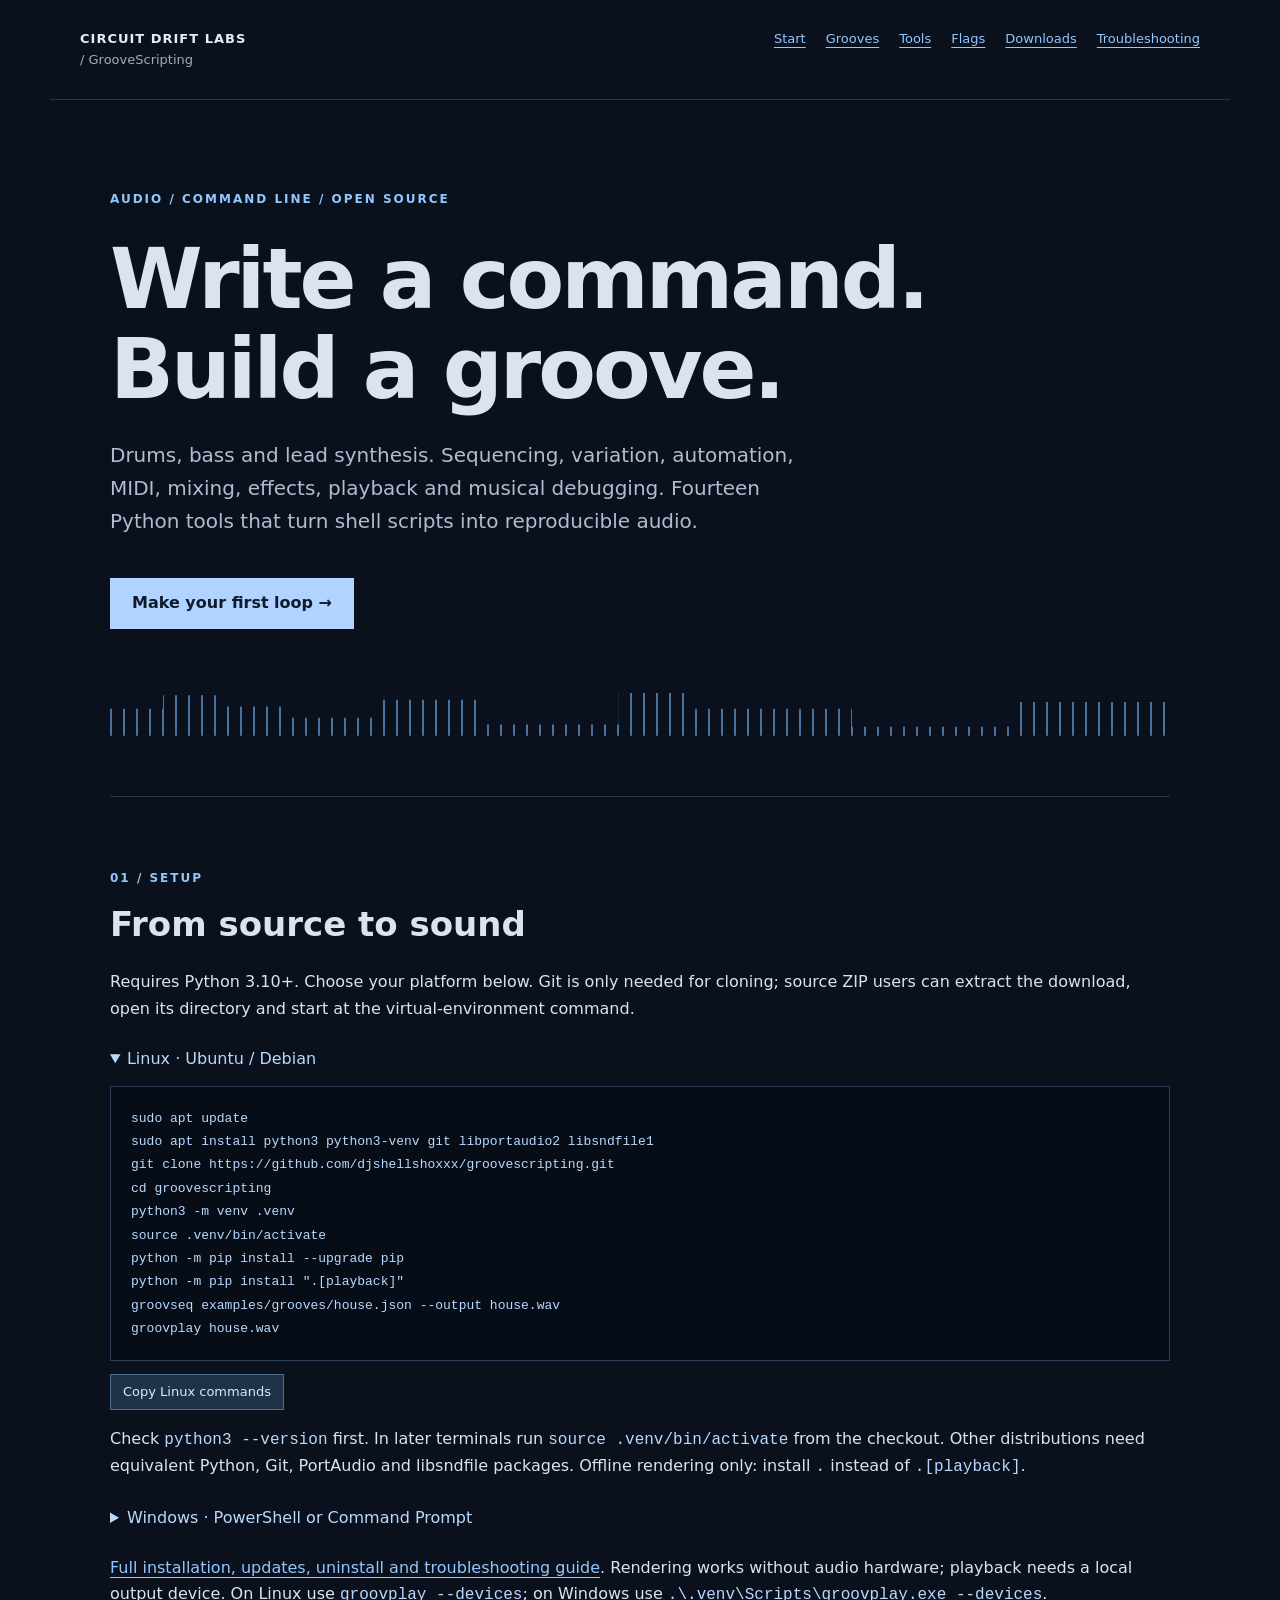
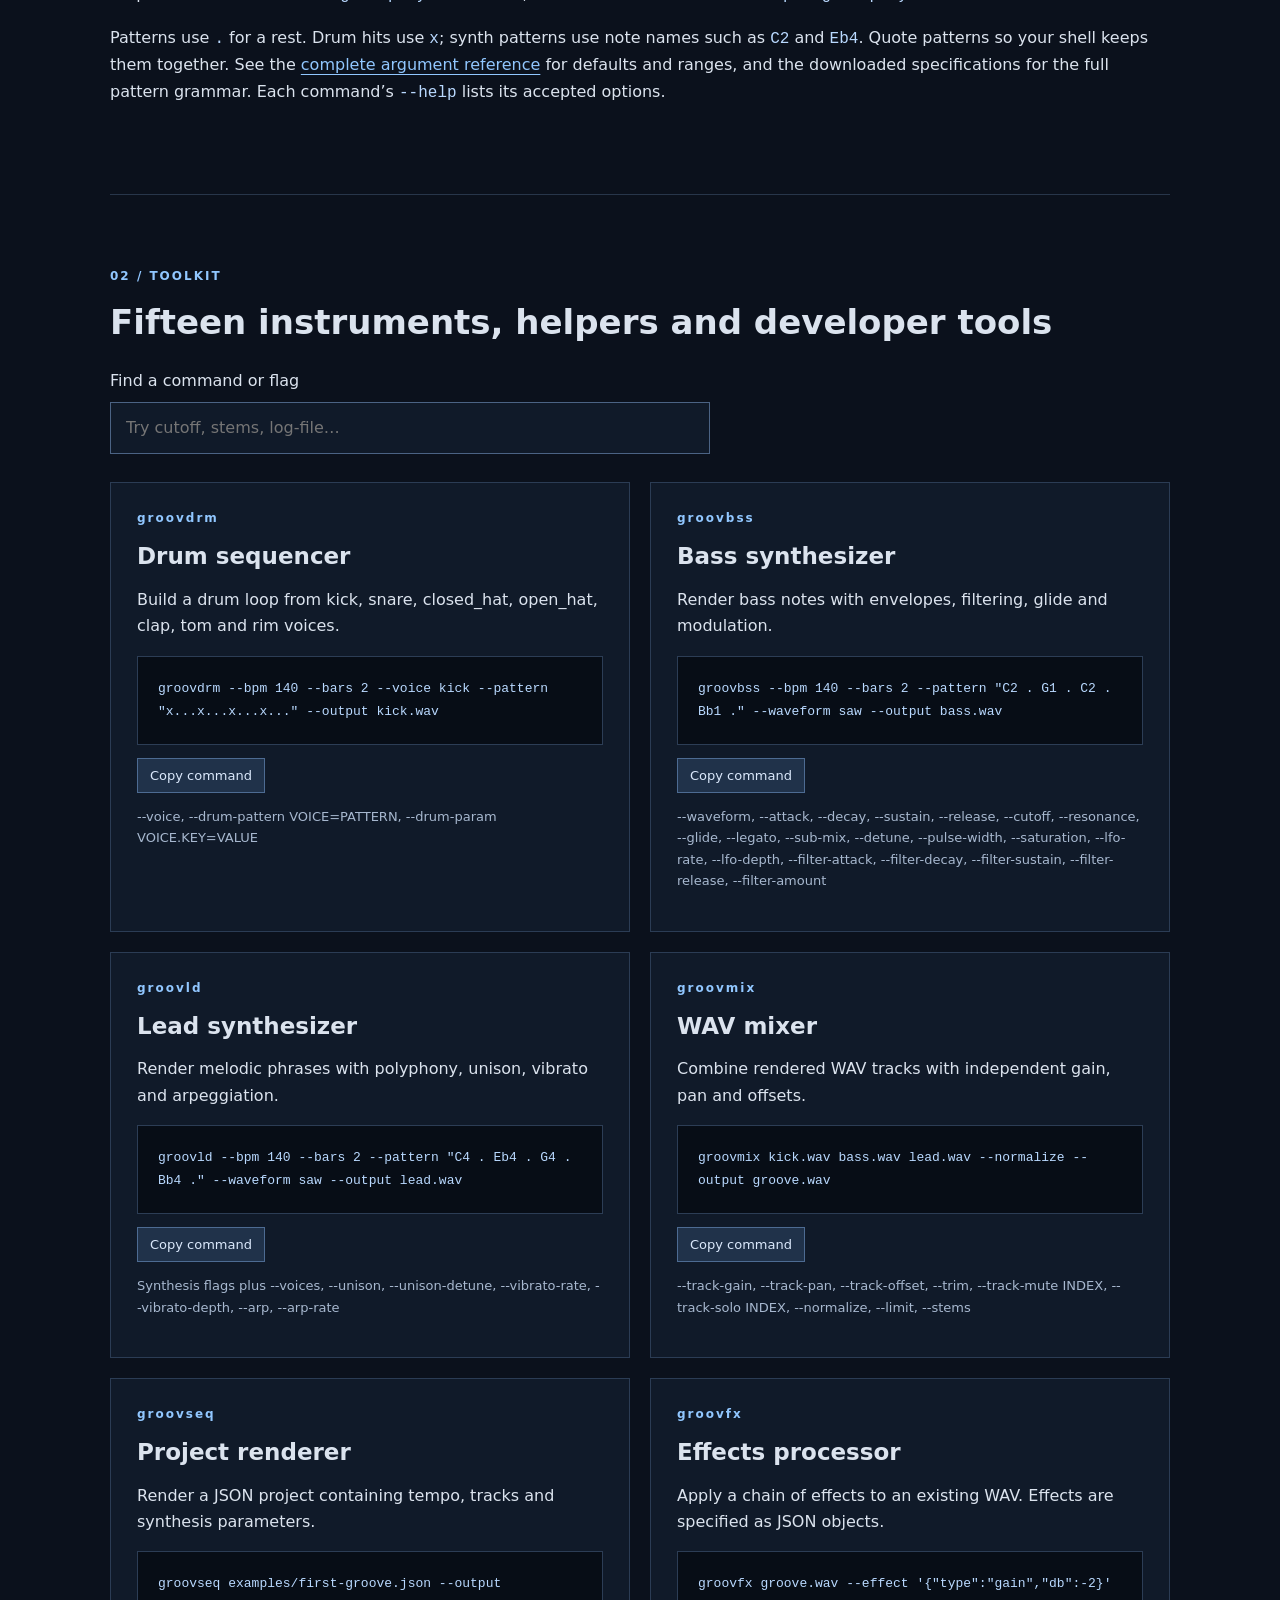
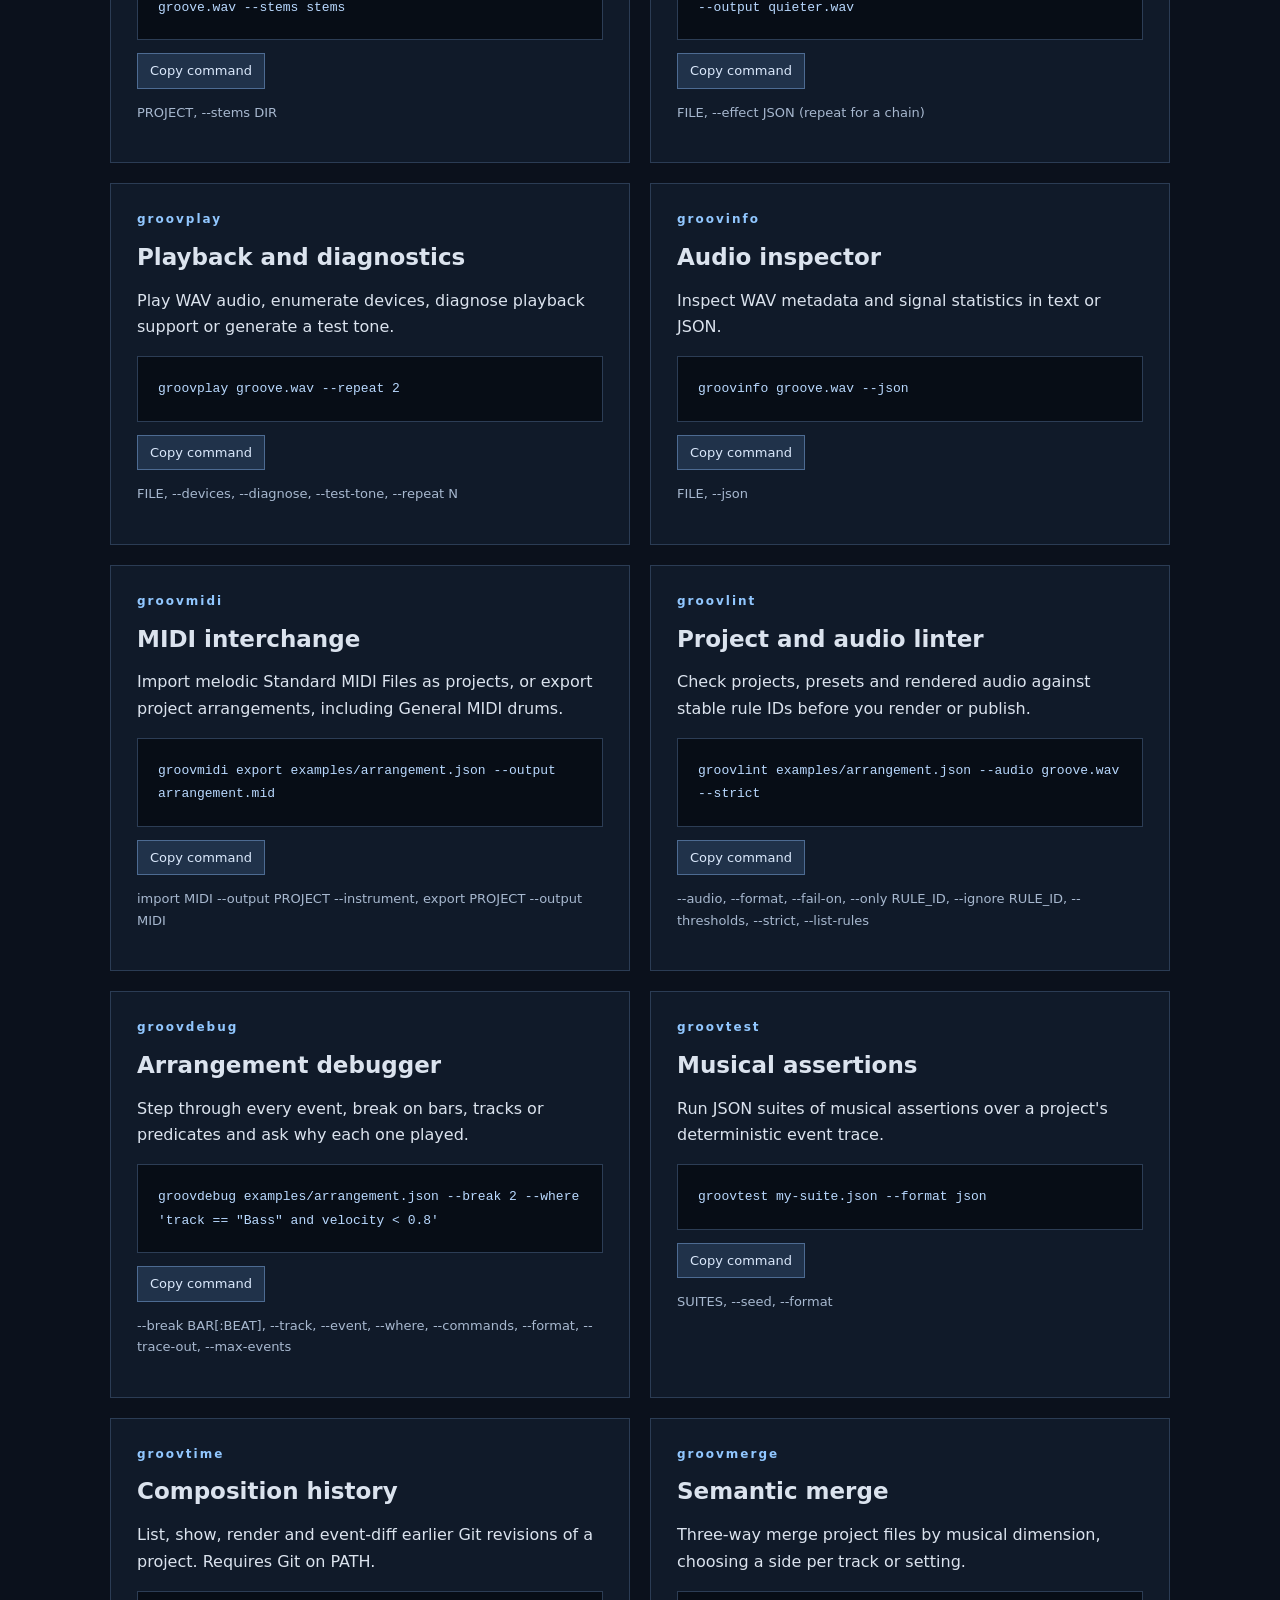
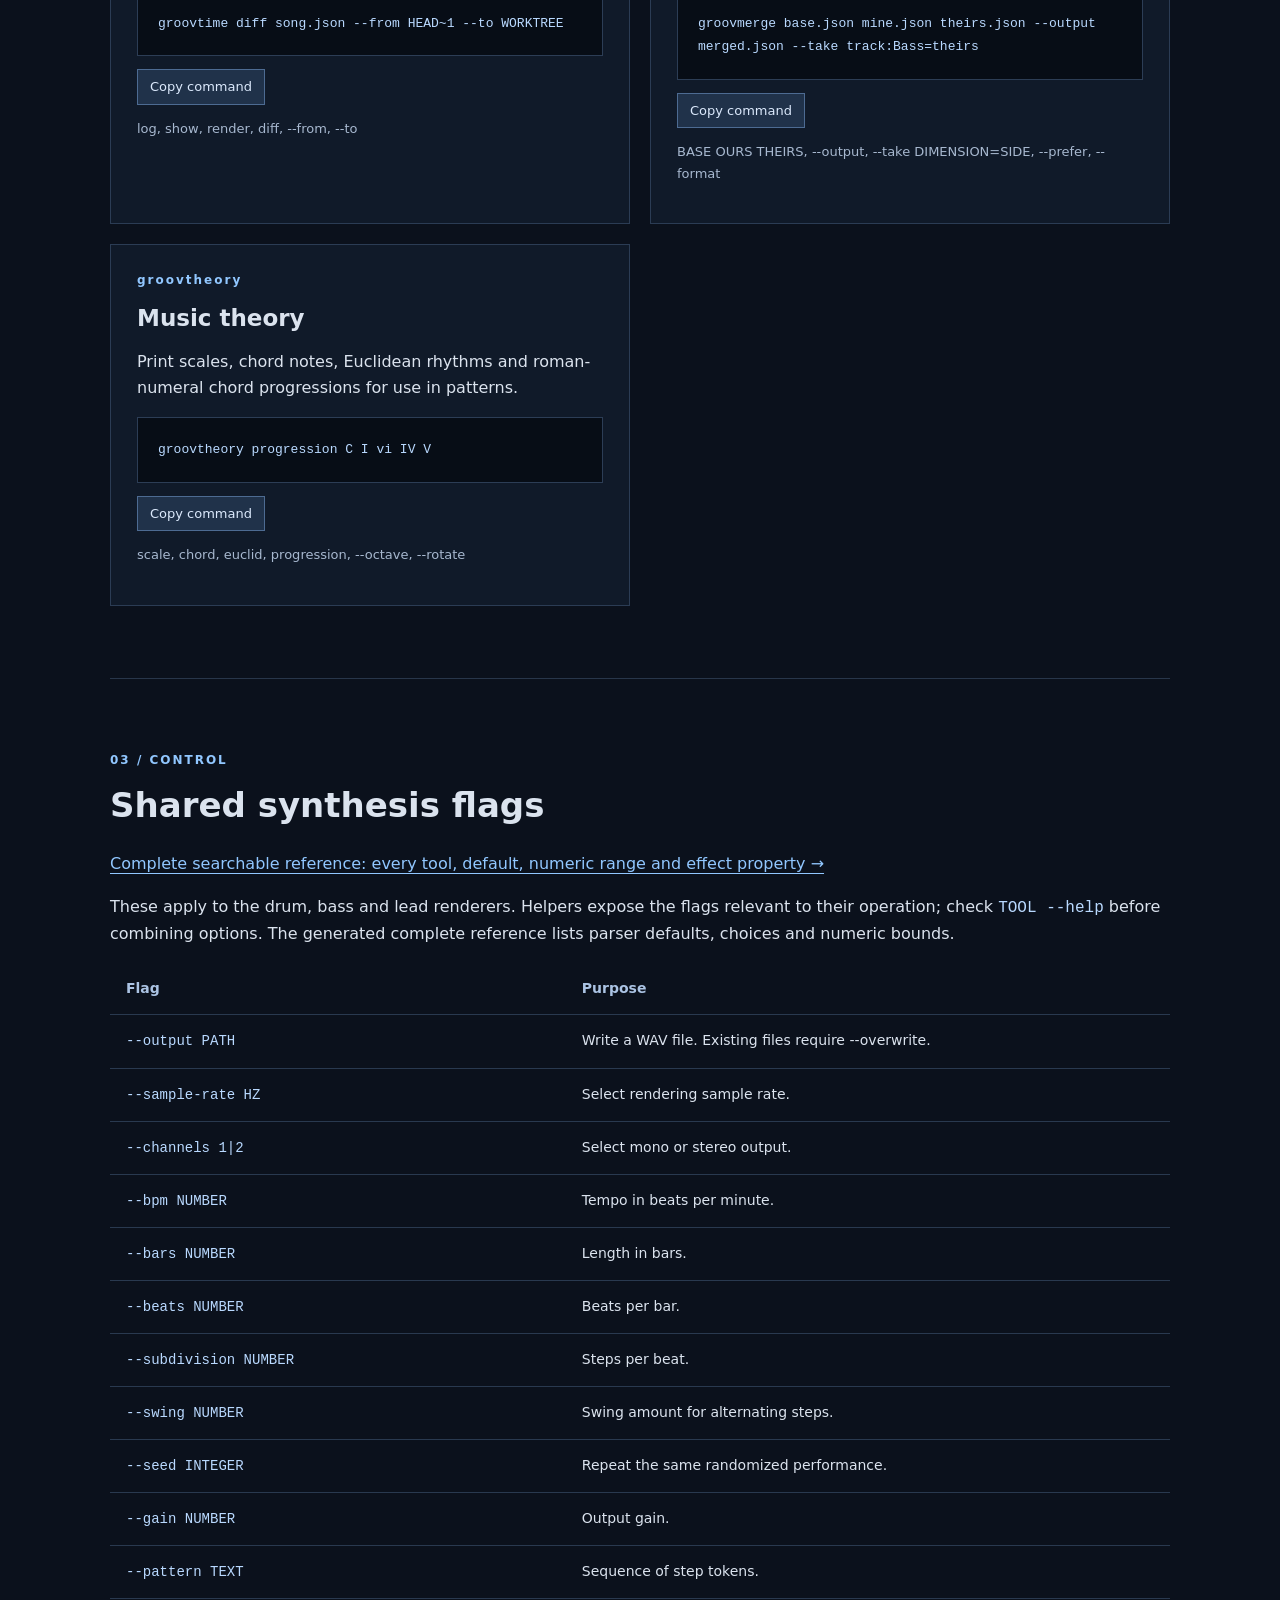
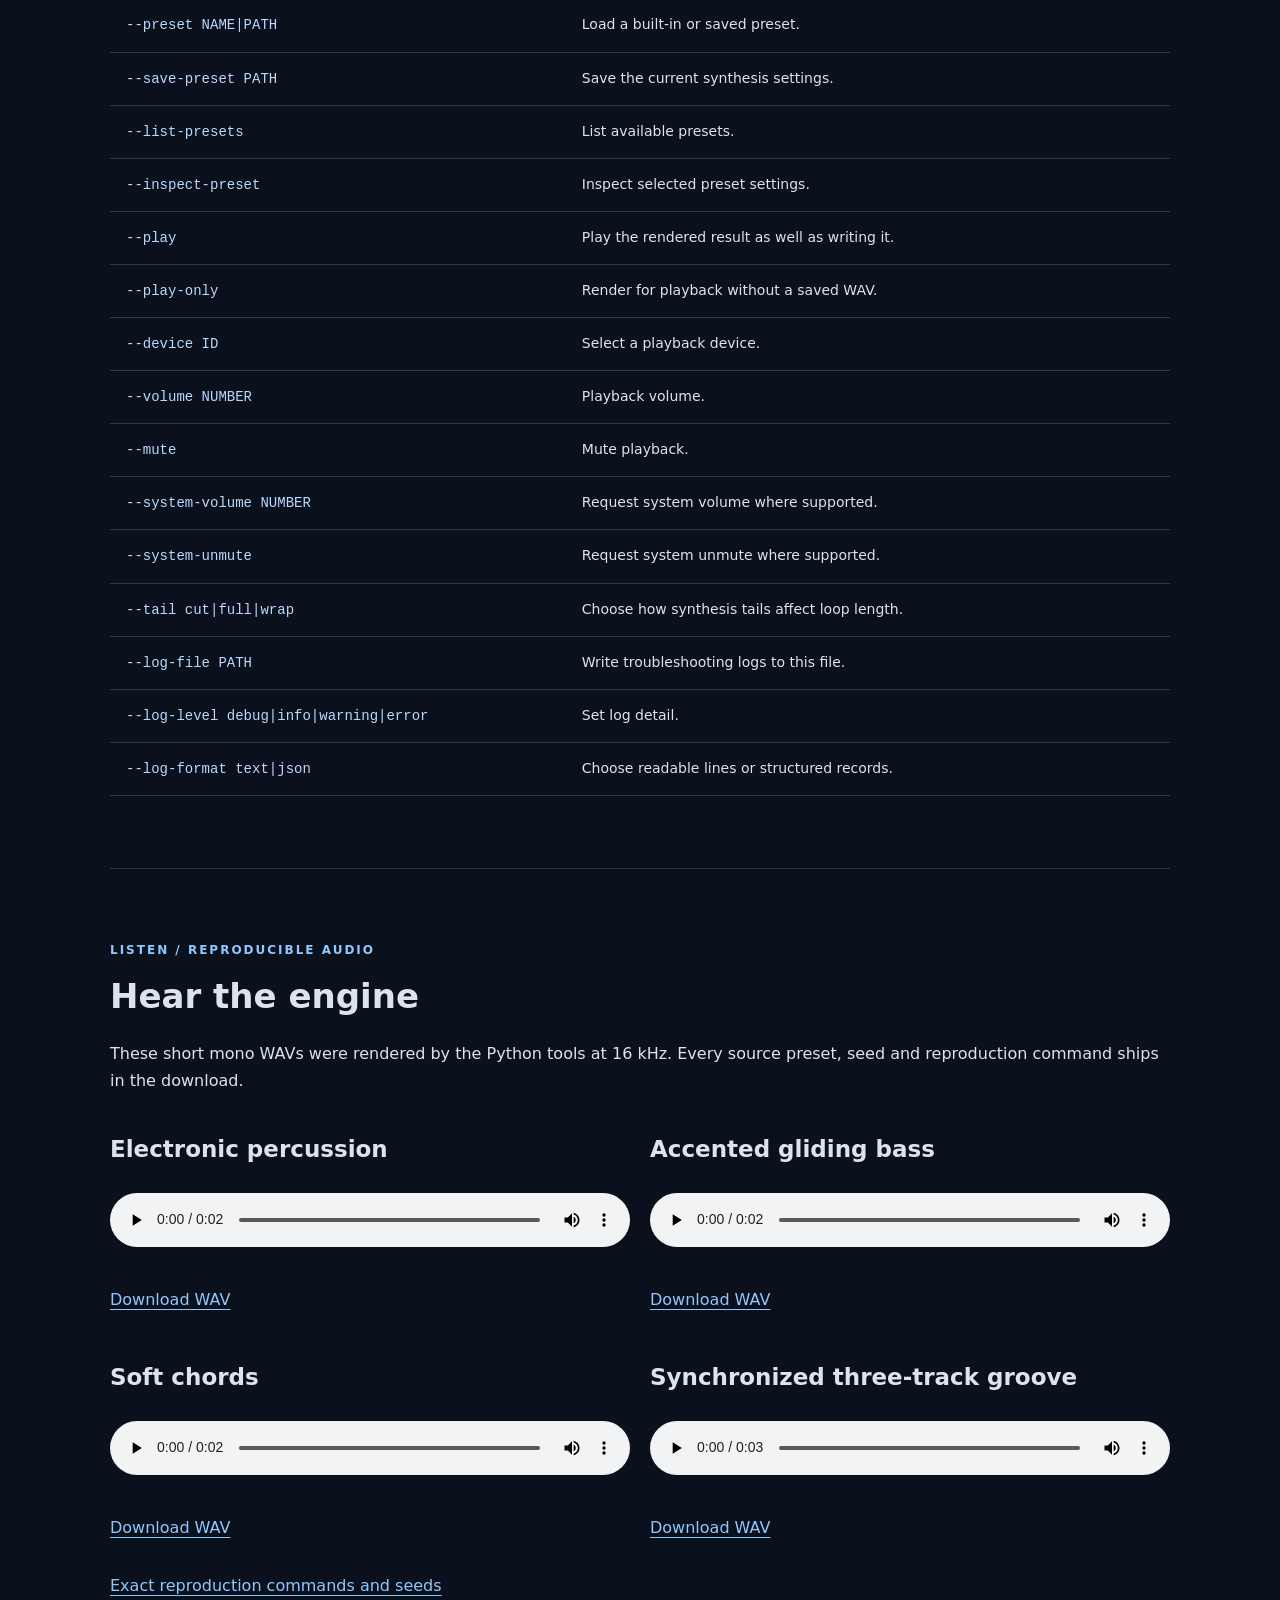
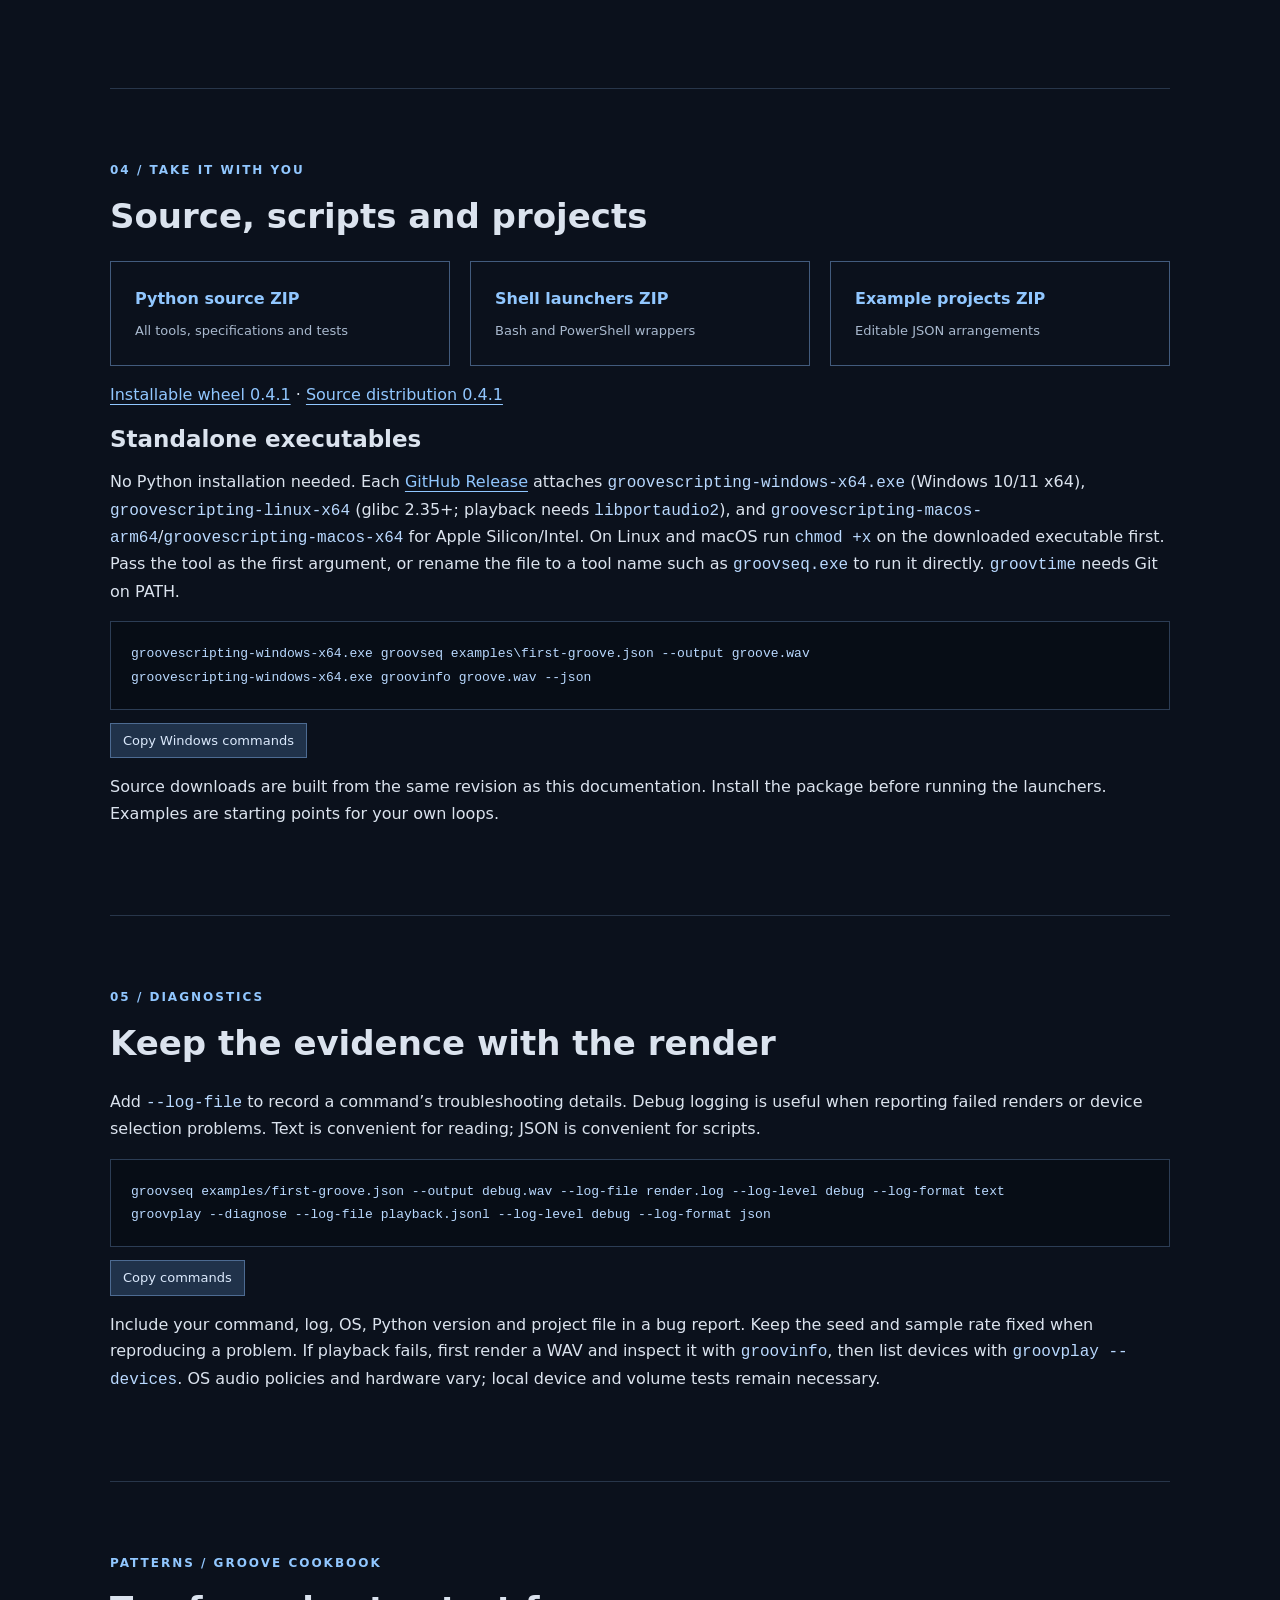
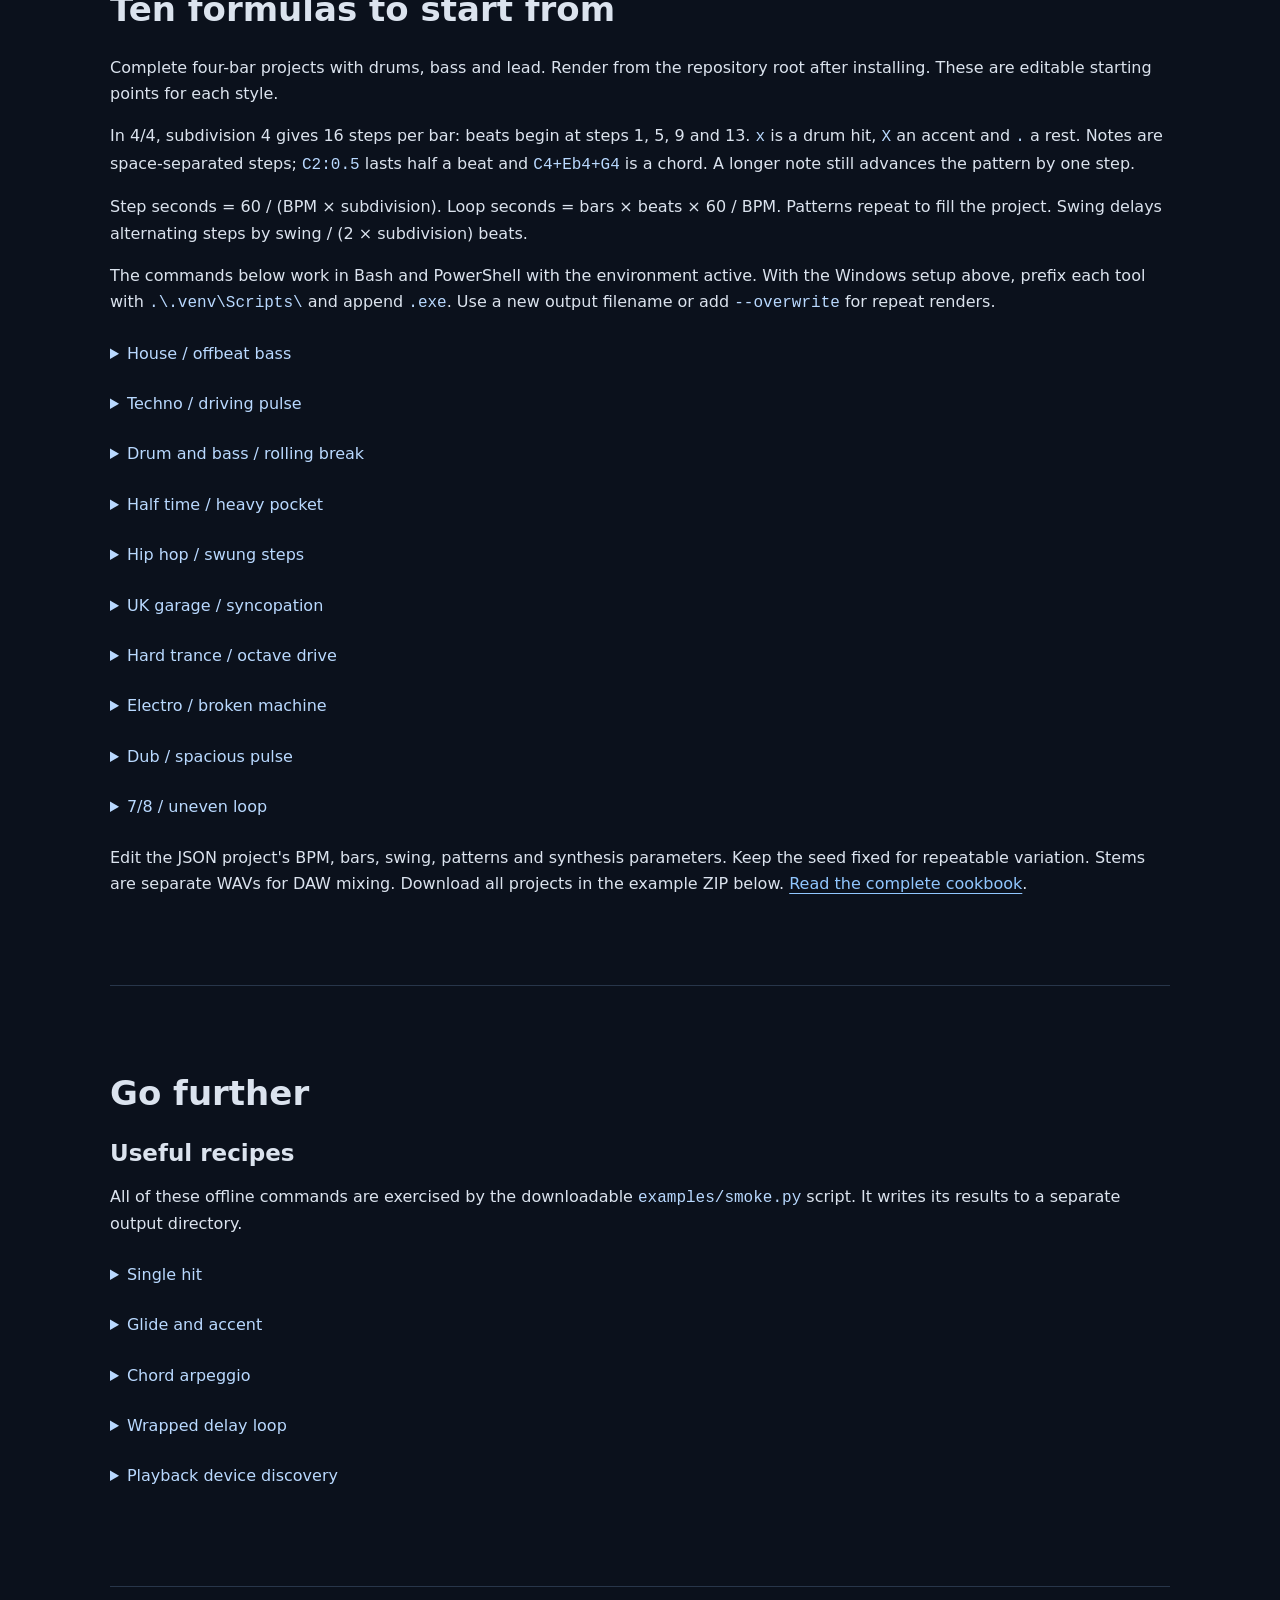
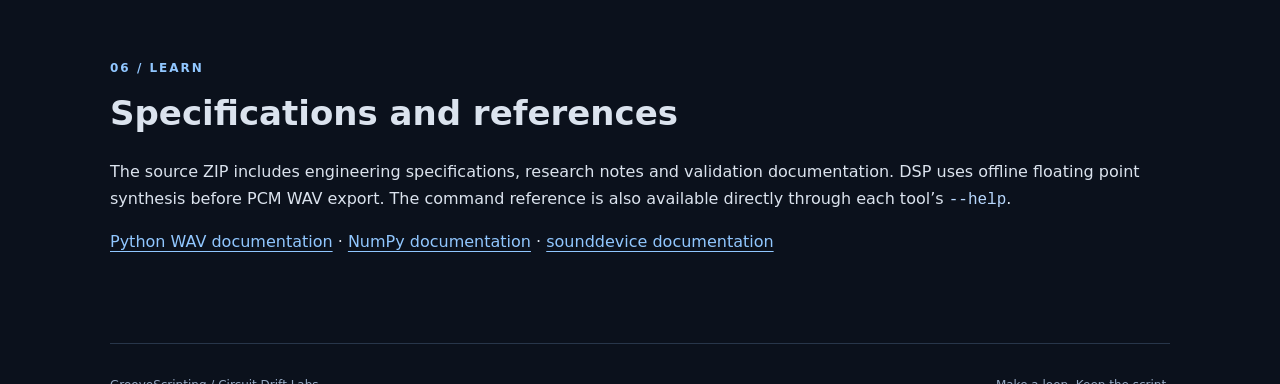
<file: docs/index.html>
<!doctype html><html lang="en"><head><meta charset="utf-8"><meta name="viewport" content="width=device-width,initial-scale=1"><meta name="description" content="GrooveScripting: command line drums, bass, leads and audio helpers."><title>GrooveScripting · Circuit Drift Labs</title><link rel="icon" href="assets/favicon.svg" type="image/svg+xml"><link rel="stylesheet" href="assets/site.css"><script defer src="assets/site.js"></script></head><body><a class="skip" href="#main">Skip to content</a><header><a class="brand" href="https://djshellshoxxx.github.io/circuitdriftlabs/">CIRCUIT DRIFT LABS <span>/ GrooveScripting</span></a><nav aria-label="Main"><a href="#start">Start</a><a href="#grooves">Grooves</a><a href="#tools">Tools</a><a href="#flags">Flags</a><a href="#downloads">Downloads</a><a href="#troubleshooting">Troubleshooting</a></nav></header><main id="main"><section class="hero"><div class="eyebrow">AUDIO / COMMAND LINE / OPEN SOURCE</div><h1>Write a command.<br>Build a groove.</h1><p class="intro">Drums, bass and lead synthesis. Sequencing, variation, automation, MIDI, mixing, effects, playback and musical debugging. Fourteen Python tools that turn shell scripts into reproducible audio.</p><a class="action" href="#start">Make your first loop →</a><div class="signal" aria-hidden="true"></div></section><section id="start"><div class="eyebrow">01 / SETUP</div><h2>From source to sound</h2><p>Requires Python 3.10+. Choose your platform below. Git is only needed for cloning; source ZIP users can extract the download, open its directory and start at the virtual-environment command.</p><details open><summary>Linux · Ubuntu / Debian</summary><pre><code>sudo apt update
sudo apt install python3 python3-venv git libportaudio2 libsndfile1
git clone https://github.com/djshellshoxxx/groovescripting.git
cd groovescripting
python3 -m venv .venv
source .venv/bin/activate
python -m pip install --upgrade pip
python -m pip install &quot;.[playback]&quot;
groovseq examples/grooves/house.json --output house.wav
groovplay house.wav</code></pre><button class="copy" type="button">Copy Linux commands</button><p>Check <code>python3 --version</code> first. In later terminals run <code>source .venv/bin/activate</code> from the checkout. Other distributions need equivalent Python, Git, PortAudio and libsndfile packages. Offline rendering only: install <code>.</code> instead of <code>.[playback]</code>.</p></details><details><summary>Windows · PowerShell or Command Prompt</summary><p>Install <a href="https://www.python.org/downloads/windows/">Python 3.10+</a> and <a href="https://git-scm.com/downloads/win">Git for Windows</a>, then reopen your terminal. Check <code>py -3 --version</code> and <code>git --version</code>.</p><pre><code>git clone https://github.com/djshellshoxxx/groovescripting.git
cd groovescripting
py -3 -m venv .venv
.\.venv\Scripts\python.exe -m pip install --upgrade pip
.\.venv\Scripts\python.exe -m pip install &quot;.[playback]&quot;
.\.venv\Scripts\groovseq.exe examples/grooves/house.json --output house.wav
.\.venv\Scripts\groovplay.exe house.wav</code></pre><button class="copy" type="button">Copy Windows commands</button><p>These commands use the virtual environment directly and need no PowerShell activation. Reuse the same executable paths in later sessions. If <code>py</code> is unavailable, use your installed <code>python</code> command to create the environment.</p></details><p><a href="installation.md">Full installation, updates, uninstall and troubleshooting guide</a>. Rendering works without audio hardware; playback needs a local output device. On Linux use <code>groovplay --devices</code>; on Windows use <code>.\.venv\Scripts\groovplay.exe --devices</code>.</p><p>Patterns use <code>.</code> for a rest. Drum hits use <code>x</code>; synth patterns use note names such as <code>C2</code> and <code>Eb4</code>. Quote patterns so your shell keeps them together. See the <a href="reference.html">complete argument reference</a> for defaults and ranges, and the downloaded specifications for the full pattern grammar. Each command’s <code>--help</code> lists its accepted options.</p></section><section id="tools"><div class="eyebrow">02 / TOOLKIT</div><h2>Fifteen instruments, helpers and developer tools</h2><label for="search">Find a command or flag</label><input id="search" type="search" placeholder="Try cutoff, stems, log-file…"><p id="search-status" role="status" class="muted"></p><div class="grid"><article class="tool" id="groovdrm" data-search="groovdrm Drum sequencer --voice, --drum-pattern VOICE=PATTERN, --drum-param VOICE.KEY=VALUE"><div class="eyebrow">groovdrm</div><h3>Drum sequencer</h3><p>Build a drum loop from kick, snare, closed_hat, open_hat, clap, tom and rim voices.</p><pre><code>groovdrm --bpm 140 --bars 2 --voice kick --pattern &quot;x...x...x...x...&quot; --output kick.wav</code></pre><button class="copy" type="button">Copy command</button><p class="flags">--voice, --drum-pattern VOICE=PATTERN, --drum-param VOICE.KEY=VALUE</p></article><article class="tool" id="groovbss" data-search="groovbss Bass synthesizer --waveform, --attack, --decay, --sustain, --release, --cutoff, --resonance, --glide, --legato, --sub-mix, --detune, --pulse-width, --saturation, --lfo-rate, --lfo-depth"><div class="eyebrow">groovbss</div><h3>Bass synthesizer</h3><p>Render bass notes with envelopes, filtering, glide and modulation.</p><pre><code>groovbss --bpm 140 --bars 2 --pattern &quot;C2 . G1 . C2 . Bb1 .&quot; --waveform saw --output bass.wav</code></pre><button class="copy" type="button">Copy command</button><p class="flags">--waveform, --attack, --decay, --sustain, --release, --cutoff, --resonance, --glide, --legato, --sub-mix, --detune, --pulse-width, --saturation, --lfo-rate, --lfo-depth, --filter-attack, --filter-decay, --filter-sustain, --filter-release, --filter-amount</p></article><article class="tool" id="groovld" data-search="groovld Lead synthesizer Synthesis flags plus --voices, --unison, --unison-detune, --vibrato-rate, --vibrato-depth, --arp, --arp-rate"><div class="eyebrow">groovld</div><h3>Lead synthesizer</h3><p>Render melodic phrases with polyphony, unison, vibrato and arpeggiation.</p><pre><code>groovld --bpm 140 --bars 2 --pattern &quot;C4 . Eb4 . G4 . Bb4 .&quot; --waveform saw --output lead.wav</code></pre><button class="copy" type="button">Copy command</button><p class="flags">Synthesis flags plus --voices, --unison, --unison-detune, --vibrato-rate, --vibrato-depth, --arp, --arp-rate</p></article><article class="tool" id="groovmix" data-search="groovmix WAV mixer --track-gain, --track-pan, --track-offset, --trim, --track-mute INDEX, --track-solo INDEX, --normalize, --limit, --stems"><div class="eyebrow">groovmix</div><h3>WAV mixer</h3><p>Combine rendered WAV tracks with independent gain, pan and offsets.</p><pre><code>groovmix kick.wav bass.wav lead.wav --normalize --output groove.wav</code></pre><button class="copy" type="button">Copy command</button><p class="flags">--track-gain, --track-pan, --track-offset, --trim, --track-mute INDEX, --track-solo INDEX, --normalize, --limit, --stems</p></article><article class="tool" id="groovseq" data-search="groovseq Project renderer PROJECT, --stems DIR"><div class="eyebrow">groovseq</div><h3>Project renderer</h3><p>Render a JSON project containing tempo, tracks and synthesis parameters.</p><pre><code>groovseq examples/first-groove.json --output groove.wav --stems stems</code></pre><button class="copy" type="button">Copy command</button><p class="flags">PROJECT, --stems DIR</p></article><article class="tool" id="groovfx" data-search="groovfx Effects processor FILE, --effect JSON (repeat for a chain)"><div class="eyebrow">groovfx</div><h3>Effects processor</h3><p>Apply a chain of effects to an existing WAV. Effects are specified as JSON objects.</p><pre><code>groovfx groove.wav --effect &#x27;{&quot;type&quot;:&quot;gain&quot;,&quot;db&quot;:-2}&#x27; --output quieter.wav</code></pre><button class="copy" type="button">Copy command</button><p class="flags">FILE, --effect JSON (repeat for a chain)</p></article><article class="tool" id="groovplay" data-search="groovplay Playback and diagnostics FILE, --devices, --diagnose, --test-tone, --repeat N"><div class="eyebrow">groovplay</div><h3>Playback and diagnostics</h3><p>Play WAV audio, enumerate devices, diagnose playback support or generate a test tone.</p><pre><code>groovplay groove.wav --repeat 2</code></pre><button class="copy" type="button">Copy command</button><p class="flags">FILE, --devices, --diagnose, --test-tone, --repeat N</p></article><article class="tool" id="groovinfo" data-search="groovinfo Audio inspector FILE, --json"><div class="eyebrow">groovinfo</div><h3>Audio inspector</h3><p>Inspect WAV metadata and signal statistics in text or JSON.</p><pre><code>groovinfo groove.wav --json</code></pre><button class="copy" type="button">Copy command</button><p class="flags">FILE, --json</p></article><article class="tool" id="groovmidi" data-search="groovmidi MIDI interchange import MIDI --output PROJECT --instrument, export PROJECT --output MIDI"><div class="eyebrow">groovmidi</div><h3>MIDI interchange</h3><p>Import melodic Standard MIDI Files as projects, or export project arrangements, including General MIDI drums.</p><pre><code>groovmidi export examples/arrangement.json --output arrangement.mid</code></pre><button class="copy" type="button">Copy command</button><p class="flags">import MIDI --output PROJECT --instrument, export PROJECT --output MIDI</p></article><article class="tool" id="groovlint" data-search="groovlint Project and audio linter --audio, --format, --fail-on, --only RULE_ID, --ignore RULE_ID, --thresholds, --strict, --list-rules"><div class="eyebrow">groovlint</div><h3>Project and audio linter</h3><p>Check projects, presets and rendered audio against stable rule IDs before you render or publish.</p><pre><code>groovlint examples/arrangement.json --audio groove.wav --strict</code></pre><button class="copy" type="button">Copy command</button><p class="flags">--audio, --format, --fail-on, --only RULE_ID, --ignore RULE_ID, --thresholds, --strict, --list-rules</p></article><article class="tool" id="groovdebug" data-search="groovdebug Arrangement debugger --break BAR[:BEAT], --track, --event, --where, --commands, --format, --trace-out, --max-events"><div class="eyebrow">groovdebug</div><h3>Arrangement debugger</h3><p>Step through every event, break on bars, tracks or predicates and ask why each one played.</p><pre><code>groovdebug examples/arrangement.json --break 2 --where &#x27;track == &quot;Bass&quot; and velocity &lt; 0.8&#x27;</code></pre><button class="copy" type="button">Copy command</button><p class="flags">--break BAR[:BEAT], --track, --event, --where, --commands, --format, --trace-out, --max-events</p></article><article class="tool" id="groovtest" data-search="groovtest Musical assertions SUITES, --seed, --format"><div class="eyebrow">groovtest</div><h3>Musical assertions</h3><p>Run JSON suites of musical assertions over a project's deterministic event trace.</p><pre><code>groovtest my-suite.json --format json</code></pre><button class="copy" type="button">Copy command</button><p class="flags">SUITES, --seed, --format</p></article><article class="tool" id="groovtime" data-search="groovtime Composition history log, show, render, diff, --from, --to"><div class="eyebrow">groovtime</div><h3>Composition history</h3><p>List, show, render and event-diff earlier Git revisions of a project. Requires Git on PATH.</p><pre><code>groovtime diff song.json --from HEAD~1 --to WORKTREE</code></pre><button class="copy" type="button">Copy command</button><p class="flags">log, show, render, diff, --from, --to</p></article><article class="tool" id="groovmerge" data-search="groovmerge Semantic merge BASE OURS THEIRS, --output, --take DIMENSION=SIDE, --prefer, --format"><div class="eyebrow">groovmerge</div><h3>Semantic merge</h3><p>Three-way merge project files by musical dimension, choosing a side per track or setting.</p><pre><code>groovmerge base.json mine.json theirs.json --output merged.json --take track:Bass=theirs</code></pre><button class="copy" type="button">Copy command</button><p class="flags">BASE OURS THEIRS, --output, --take DIMENSION=SIDE, --prefer, --format</p></article><article class="tool" id="groovtheory" data-search="groovtheory Music theory scale chord euclid progression"><div class="eyebrow">groovtheory</div><h3>Music theory</h3><p>Print scales, chord notes, Euclidean rhythms and roman-numeral chord progressions for use in patterns.</p><pre><code>groovtheory progression C I vi IV V</code></pre><button class="copy" type="button">Copy command</button><p class="flags">scale, chord, euclid, progression, --octave, --rotate</p></article></div></section><section id="flags"><div class="eyebrow">03 / CONTROL</div><h2>Shared synthesis flags</h2><p><a href="reference.html">Complete searchable reference: every tool, default, numeric range and effect property →</a></p><p>These apply to the drum, bass and lead renderers. Helpers expose the flags relevant to their operation; check <code>TOOL --help</code> before combining options. The generated complete reference lists parser defaults, choices and numeric bounds.</p><div class="table-wrap"><table><thead><tr><th>Flag</th><th>Purpose</th></tr></thead><tbody><tr data-search="--output PATH Write a WAV file. Existing files require --overwrite."><td><code>--output PATH</code></td><td>Write a WAV file. Existing files require --overwrite.</td></tr><tr data-search="--sample-rate HZ Select rendering sample rate."><td><code>--sample-rate HZ</code></td><td>Select rendering sample rate.</td></tr><tr data-search="--channels 1|2 Select mono or stereo output."><td><code>--channels 1|2</code></td><td>Select mono or stereo output.</td></tr><tr data-search="--bpm NUMBER Tempo in beats per minute."><td><code>--bpm NUMBER</code></td><td>Tempo in beats per minute.</td></tr><tr data-search="--bars NUMBER Length in bars."><td><code>--bars NUMBER</code></td><td>Length in bars.</td></tr><tr data-search="--beats NUMBER Beats per bar."><td><code>--beats NUMBER</code></td><td>Beats per bar.</td></tr><tr data-search="--subdivision NUMBER Steps per beat."><td><code>--subdivision NUMBER</code></td><td>Steps per beat.</td></tr><tr data-search="--swing NUMBER Swing amount for alternating steps."><td><code>--swing NUMBER</code></td><td>Swing amount for alternating steps.</td></tr><tr data-search="--seed INTEGER Repeat the same randomized performance."><td><code>--seed INTEGER</code></td><td>Repeat the same randomized performance.</td></tr><tr data-search="--gain NUMBER Output gain."><td><code>--gain NUMBER</code></td><td>Output gain.</td></tr><tr data-search="--pattern TEXT Sequence of step tokens."><td><code>--pattern TEXT</code></td><td>Sequence of step tokens.</td></tr><tr data-search="--preset NAME|PATH Load a built-in or saved preset."><td><code>--preset NAME|PATH</code></td><td>Load a built-in or saved preset.</td></tr><tr data-search="--save-preset PATH Save the current synthesis settings."><td><code>--save-preset PATH</code></td><td>Save the current synthesis settings.</td></tr><tr data-search="--list-presets List available presets."><td><code>--list-presets</code></td><td>List available presets.</td></tr><tr data-search="--inspect-preset Inspect selected preset settings."><td><code>--inspect-preset</code></td><td>Inspect selected preset settings.</td></tr><tr data-search="--play Play the rendered result as well as writing it."><td><code>--play</code></td><td>Play the rendered result as well as writing it.</td></tr><tr data-search="--play-only Render for playback without a saved WAV."><td><code>--play-only</code></td><td>Render for playback without a saved WAV.</td></tr><tr data-search="--device ID Select a playback device."><td><code>--device ID</code></td><td>Select a playback device.</td></tr><tr data-search="--volume NUMBER Playback volume."><td><code>--volume NUMBER</code></td><td>Playback volume.</td></tr><tr data-search="--mute Mute playback."><td><code>--mute</code></td><td>Mute playback.</td></tr><tr data-search="--system-volume NUMBER Request system volume where supported."><td><code>--system-volume NUMBER</code></td><td>Request system volume where supported.</td></tr><tr data-search="--system-unmute Request system unmute where supported."><td><code>--system-unmute</code></td><td>Request system unmute where supported.</td></tr><tr data-search="--tail cut|full|wrap Choose how synthesis tails affect loop length."><td><code>--tail cut|full|wrap</code></td><td>Choose how synthesis tails affect loop length.</td></tr><tr data-search="--log-file PATH Write troubleshooting logs to this file."><td><code>--log-file PATH</code></td><td>Write troubleshooting logs to this file.</td></tr><tr data-search="--log-level debug|info|warning|error Set log detail."><td><code>--log-level debug|info|warning|error</code></td><td>Set log detail.</td></tr><tr data-search="--log-format text|json Choose readable lines or structured records."><td><code>--log-format text|json</code></td><td>Choose readable lines or structured records.</td></tr></tbody></table></div></section><section id="demos"><div class="eyebrow">LISTEN / REPRODUCIBLE AUDIO</div><h2>Hear the engine</h2><p>These short mono WAVs were rendered by the Python tools at 16 kHz. Every source preset, seed and reproduction command ships in the download.</p><div class="grid"><article><h3>Electronic percussion</h3><audio controls preload="metadata" aria-label="Electronic percussion"><source src="audio/drums.wav" type="audio/wav"></audio><p><a href="audio/drums.wav" download>Download WAV</a></p></article><article><h3>Accented gliding bass</h3><audio controls preload="metadata" aria-label="Accented gliding bass"><source src="audio/bass.wav" type="audio/wav"></audio><p><a href="audio/bass.wav" download>Download WAV</a></p></article><article><h3>Soft chords</h3><audio controls preload="metadata" aria-label="Soft chords"><source src="audio/chords.wav" type="audio/wav"></audio><p><a href="audio/chords.wav" download>Download WAV</a></p></article><article><h3>Synchronized three-track groove</h3><audio controls preload="metadata" aria-label="Synchronized three-track groove"><source src="audio/groove.wav" type="audio/wav"></audio><p><a href="audio/groove.wav" download>Download WAV</a></p></article></div><p><a href="audio/README.md">Exact reproduction commands and seeds</a></p></section><section id="downloads"><div class="eyebrow">04 / TAKE IT WITH YOU</div><h2>Source, scripts and projects</h2><div class="download-grid"><a class="download" href="downloads/groovescripting-source.zip">Python source ZIP <span>All tools, specifications and tests</span></a><a class="download" href="downloads/groovescripting-launchers.zip">Shell launchers ZIP <span>Bash and PowerShell wrappers</span></a><a class="download" href="downloads/groovescripting-examples.zip">Example projects ZIP <span>Editable JSON arrangements</span></a></div><p><a href="downloads/groovescripting-0.5.0-py3-none-any.whl" download>Installable wheel 0.4.1</a> · <a href="downloads/groovescripting-0.5.0.tar.gz" download>Source distribution 0.4.1</a></p><h3>Standalone executables</h3><p>No Python installation needed. Each <a href="https://github.com/djshellshoxxx/groovescripting/releases/latest">GitHub Release</a> attaches <code>groovescripting-windows-x64.exe</code> (Windows 10/11 x64), <code>groovescripting-linux-x64</code> (glibc 2.35+; playback needs <code>libportaudio2</code>), and <code>groovescripting-macos-arm64</code>/<code>groovescripting-macos-x64</code> for Apple Silicon/Intel. On Linux and macOS run <code>chmod +x</code> on the downloaded executable first. Pass the tool as the first argument, or rename the file to a tool name such as <code>groovseq.exe</code> to run it directly. <code>groovtime</code> needs Git on PATH.</p><pre><code>groovescripting-windows-x64.exe groovseq examples\first-groove.json --output groove.wav
groovescripting-windows-x64.exe groovinfo groove.wav --json</code></pre><button class="copy" type="button">Copy Windows commands</button><p>Source downloads are built from the same revision as this documentation. Install the package before running the launchers. Examples are starting points for your own loops.</p></section><section id="troubleshooting"><div class="eyebrow">05 / DIAGNOSTICS</div><h2>Keep the evidence with the render</h2><p>Add <code>--log-file</code> to record a command’s troubleshooting details. Debug logging is useful when reporting failed renders or device selection problems. Text is convenient for reading; JSON is convenient for scripts.</p><pre><code>groovseq examples/first-groove.json --output debug.wav --log-file render.log --log-level debug --log-format text
groovplay --diagnose --log-file playback.jsonl --log-level debug --log-format json</code></pre><button class="copy" type="button">Copy commands</button><p>Include your command, log, OS, Python version and project file in a bug report. Keep the seed and sample rate fixed when reproducing a problem. If playback fails, first render a WAV and inspect it with <code>groovinfo</code>, then list devices with <code>groovplay --devices</code>. OS audio policies and hardware vary; local device and volume tests remain necessary.</p></section><section id="grooves"><div class="eyebrow">PATTERNS / GROOVE COOKBOOK</div><h2>Ten formulas to start from</h2><p>Complete four-bar projects with drums, bass and lead. Render from the repository root after installing. These are editable starting points for each style.</p><p>In 4/4, subdivision 4 gives 16 steps per bar: beats begin at steps 1, 5, 9 and 13. <code>x</code> is a drum hit, <code>X</code> an accent and <code>.</code> a rest. Notes are space-separated steps; <code>C2:0.5</code> lasts half a beat and <code>C4+Eb4+G4</code> is a chord. A longer note still advances the pattern by one step.</p><p>Step seconds = 60 / (BPM × subdivision). Loop seconds = bars × beats × 60 / BPM. Patterns repeat to fill the project. Swing delays alternating steps by swing / (2 × subdivision) beats.</p><p>The commands below work in Bash and PowerShell with the environment active. With the Windows setup above, prefix each tool with <code>.\.venv\Scripts\</code> and append <code>.exe</code>. Use a new output filename or add <code>--overwrite</code> for repeat renders.</p><details><summary>House / offbeat bass</summary><p>Four kicks per bar, backbeat clap and bass on the offbeats.</p><p>124 BPM · 4 beats/bar · 4 steps/beat · swing 0</p><pre><code>Kick:  X...X...X...X...
Snare: ....x.......x...
Hat:   ..x...x...x...x.
Bass:  . . C2 . . . C2 . . . Eb2 . . . G1 .
Lead:  C4+Eb4+G4:0.5 . . . . . . . Bb3+D4+F4:0.5 . . . . . . .</code></pre><pre><code>groovseq examples/grooves/house.json --output house.wav --stems house-stems
groovinfo house.wav
groovplay house.wav</code></pre><button class="copy" type="button">Copy commands</button></details><details><summary>Techno / driving pulse</summary><p>Straight sixteenth hats and a repeating short bass pulse.</p><p>132 BPM · 4 beats/bar · 4 steps/beat · swing 0</p><pre><code>Kick:  X...x...X...x...
Snare: ....x.......x...
Hat:   xxxxxxxxxxxxxxxx
Bass:  C2 . C2 . C2 . Eb2 . C2 . C2 . Bb1 . G1 .
Lead:  C4 . . G4 . . Eb4 . C4 . . Bb3 . . G3 .</code></pre><pre><code>groovseq examples/grooves/techno.json --output techno.wav --stems techno-stems
groovinfo techno.wav
groovplay techno.wav</code></pre><button class="copy" type="button">Copy commands</button></details><details><summary>Drum and bass / rolling break</summary><p>Broken kick placement, snares on beats two and four, sustained sub notes.</p><p>174 BPM · 4 beats/bar · 4 steps/beat · swing 0</p><pre><code>Kick:  X.....x...x.....
Snare: ....X.......X...
Hat:   x.xXx.x.x.xXx.x.
Bass:  C2:0.5 . . . G1:0.5 . . . Bb1:0.5 . . . C2:0.5 . . .
Lead:  C4 . . . G4 . . . Eb4 . . . Bb4 . . .</code></pre><pre><code>groovseq examples/grooves/drum-and-bass.json --output drum-and-bass.wav --stems drum-and-bass-stems
groovinfo drum-and-bass.wav
groovplay drum-and-bass.wav</code></pre><button class="copy" type="button">Copy commands</button></details><details><summary>Half time / heavy pocket</summary><p>One central snare on beat three leaves space for long bass notes.</p><p>86 BPM · 4 beats/bar · 4 steps/beat · swing 0.08</p><pre><code>Kick:  X.........x.....
Snare: ........X.......
Hat:   x.x.x.x.x.x.x.x.
Bass:  C2:1 . . . . . G1:0.5 . Bb1:1 . . . . . . .
Lead:  C4:1 . . . . . . . Eb4:1 . . . . . . .</code></pre><pre><code>groovseq examples/grooves/half-time.json --output half-time.wav --stems half-time-stems
groovinfo half-time.wav
groovplay half-time.wav</code></pre><button class="copy" type="button">Copy commands</button></details><details><summary>Hip hop / swung steps</summary><p>Swing delays alternating steps; light timing and velocity variation adds movement.</p><p>92 BPM · 4 beats/bar · 4 steps/beat · swing 0.32</p><pre><code>Kick:  X......x..x.....
Snare: ....X.......X...
Hat:   x.x.x.x.x.x.x.x.
Bass:  C2 . . Eb2 . . G1 . C2 . . . Bb1 . G1 .
Lead:  C4+Eb4+G4:1 . . . . . . . Bb3+D4+F4:1 . . . . . . .</code></pre><pre><code>groovseq examples/grooves/hip-hop.json --output hip-hop.wav --stems hip-hop-stems
groovinfo hip-hop.wav
groovplay hip-hop.wav</code></pre><button class="copy" type="button">Copy commands</button></details><details><summary>UK garage / syncopation</summary><p>Sparse kicks, swung offbeat hats and short chord stabs.</p><p>130 BPM · 4 beats/bar · 4 steps/beat · swing 0.24</p><pre><code>Kick:  X.........x.....
Snare: ....X.......X...
Hat:   ..x...x...x...x.
Bass:  . C2 . . G1 . . C2 . . Eb2 . . G1 . Bb1
Lead:  C4+Eb4+G4:0.25 . . . . . C4+Eb4+G4:0.25 . . . Bb3+D4+F4:0.25 . . . . .</code></pre><pre><code>groovseq examples/grooves/garage.json --output garage.wav --stems garage-stems
groovinfo garage.wav
groovplay garage.wav</code></pre><button class="copy" type="button">Copy commands</button></details><details><summary>Hard trance / octave drive</summary><p>Alternating bass octaves support a straight kick and minor lead.</p><p>145 BPM · 4 beats/bar · 4 steps/beat · swing 0</p><pre><code>Kick:  X...X...X...X...
Snare: ....X.......X...
Hat:   ..x...x...x...x.
Bass:  C2 C3 C2 C3 C2 C3 C2 C3 Bb1 Bb2 Bb1 Bb2 G1 G2 G1 G2
Lead:  C4 . G4 . Eb5 . G4 . Bb3 . F4 . D5 . F4 .</code></pre><pre><code>groovseq examples/grooves/hard-trance.json --output hard-trance.wav --stems hard-trance-stems
groovinfo hard-trance.wav
groovplay hard-trance.wav</code></pre><button class="copy" type="button">Copy commands</button></details><details><summary>Electro / broken machine</summary><p>Broken kick accents with a dry bass and spaced melodic phrase.</p><p>118 BPM · 4 beats/bar · 4 steps/beat · swing 0</p><pre><code>Kick:  X.....x...X..x..
Snare: ....X.......X...
Hat:   x.x.x.x.x.x.x.x.
Bass:  C2 . . G1 . C2 . . Eb2 . . Bb1 . G1 . .
Lead:  C4 . Eb4 . . G4 . . Bb4 . . G4 . Eb4 . .</code></pre><pre><code>groovseq examples/grooves/electro.json --output electro.wav --stems electro-stems
groovinfo electro.wav
groovplay electro.wav</code></pre><button class="copy" type="button">Copy commands</button></details><details><summary>Dub / spacious pulse</summary><p>Long bass notes and short chord stabs leave room for a later delay effect.</p><p>72 BPM · 4 beats/bar · 4 steps/beat · swing 0.1</p><pre><code>Kick:  X.......x.......
Snare: ....x.......x...
Hat:   ..x...x...x...x.
Bass:  C2:1 . . . . . G1:0.5 . Bb1:1 . . . . . C2:0.5 .
Lead:  C4+Eb4+G4:0.25 . . . C4+Eb4+G4:0.25 . . . Bb3+D4+F4:0.25 . . . Bb3+D4+F4:0.25 . . .</code></pre><pre><code>groovseq examples/grooves/dub.json --output dub.wav --stems dub-stems
groovinfo dub.wav
groovplay dub.wav</code></pre><button class="copy" type="button">Copy commands</button></details><details><summary>7/8 / uneven loop</summary><p>Seven eighth-note groups per bar, represented as seven quarter-note beats at double tempo.</p><p>240 BPM · 7 beats/bar · 2 steps/beat · swing 0</p><pre><code>Kick:  X.....x...x...
Snare: ....x.......x.
Hat:   x.x.x.x.x.x.x.
Bass:  C2 . . G1 . . Bb1 . . C2 . G1 . .
Lead:  C4 . Eb4 . G4 . Bb4 . G4 . Eb4 . C4 .</code></pre><pre><code>groovseq examples/grooves/seven-eight.json --output seven-eight.wav --stems seven-eight-stems
groovinfo seven-eight.wav
groovplay seven-eight.wav</code></pre><button class="copy" type="button">Copy commands</button></details><p>Edit the JSON project's BPM, bars, swing, patterns and synthesis parameters. Keep the seed fixed for repeatable variation. Stems are separate WAVs for DAW mixing. Download all projects in the example ZIP below. <a href="https://github.com/djshellshoxxx/groovescripting/blob/main/examples/GROOVE_COOKBOOK.md">Read the complete cookbook</a>.</p></section><section id="recipes"><h2>Go further</h2><h3>Useful recipes</h3><p>All of these offline commands are exercised by the downloadable <code>examples/smoke.py</code> script. It writes its results to a separate output directory.</p><details><summary>Single hit</summary><pre><code>groovdrm --voice snare --pattern "x..............." --bars 1 --output single-hit.wav</code></pre><button class="copy" type="button">Copy commands</button></details><details><summary>Glide and accent</summary><pre><code>groovbss --pattern &quot;C2:0.5:1 ~ G2! .&quot; --glide 0.08 --legato --output glide.wav</code></pre><button class="copy" type="button">Copy commands</button></details><details><summary>Chord arpeggio</summary><pre><code>groovld --pattern &quot;C4+Eb4+G4:1 . . .&quot; --arp up --arp-rate 0.25 --normalize --output arp.wav</code></pre><button class="copy" type="button">Copy commands</button></details><details><summary>Wrapped delay loop</summary><pre><code>groovfx groove.wav --effect &#x27;{&quot;type&quot;:&quot;delay&quot;,&quot;seconds&quot;:0.214,&quot;mix&quot;:0.2,&quot;feedback&quot;:0.35}&#x27; --tail wrap --output delay-loop.wav</code></pre><button class="copy" type="button">Copy commands</button></details><details><summary>Playback device discovery</summary><pre><code>groovplay --devices
groovplay --diagnose
groovplay --test-tone --device 0</code></pre><button class="copy" type="button">Copy commands</button></details></section><section id="references"><div class="eyebrow">06 / LEARN</div><h2>Specifications and references</h2><p>The source ZIP includes engineering specifications, research notes and validation documentation. DSP uses offline floating point synthesis before PCM WAV export. The command reference is also available directly through each tool’s <code>--help</code>.</p><p><a href="https://docs.python.org/3/library/wave.html">Python WAV documentation</a> · <a href="https://numpy.org/doc/">NumPy documentation</a> · <a href="https://python-sounddevice.readthedocs.io/">sounddevice documentation</a></p></section></main><footer>GrooveScripting / Circuit Drift Labs <span>Make a loop. Keep the script.</span></footer><p id="copy-status" role="status" class="toast"></p></body></html>
</file>
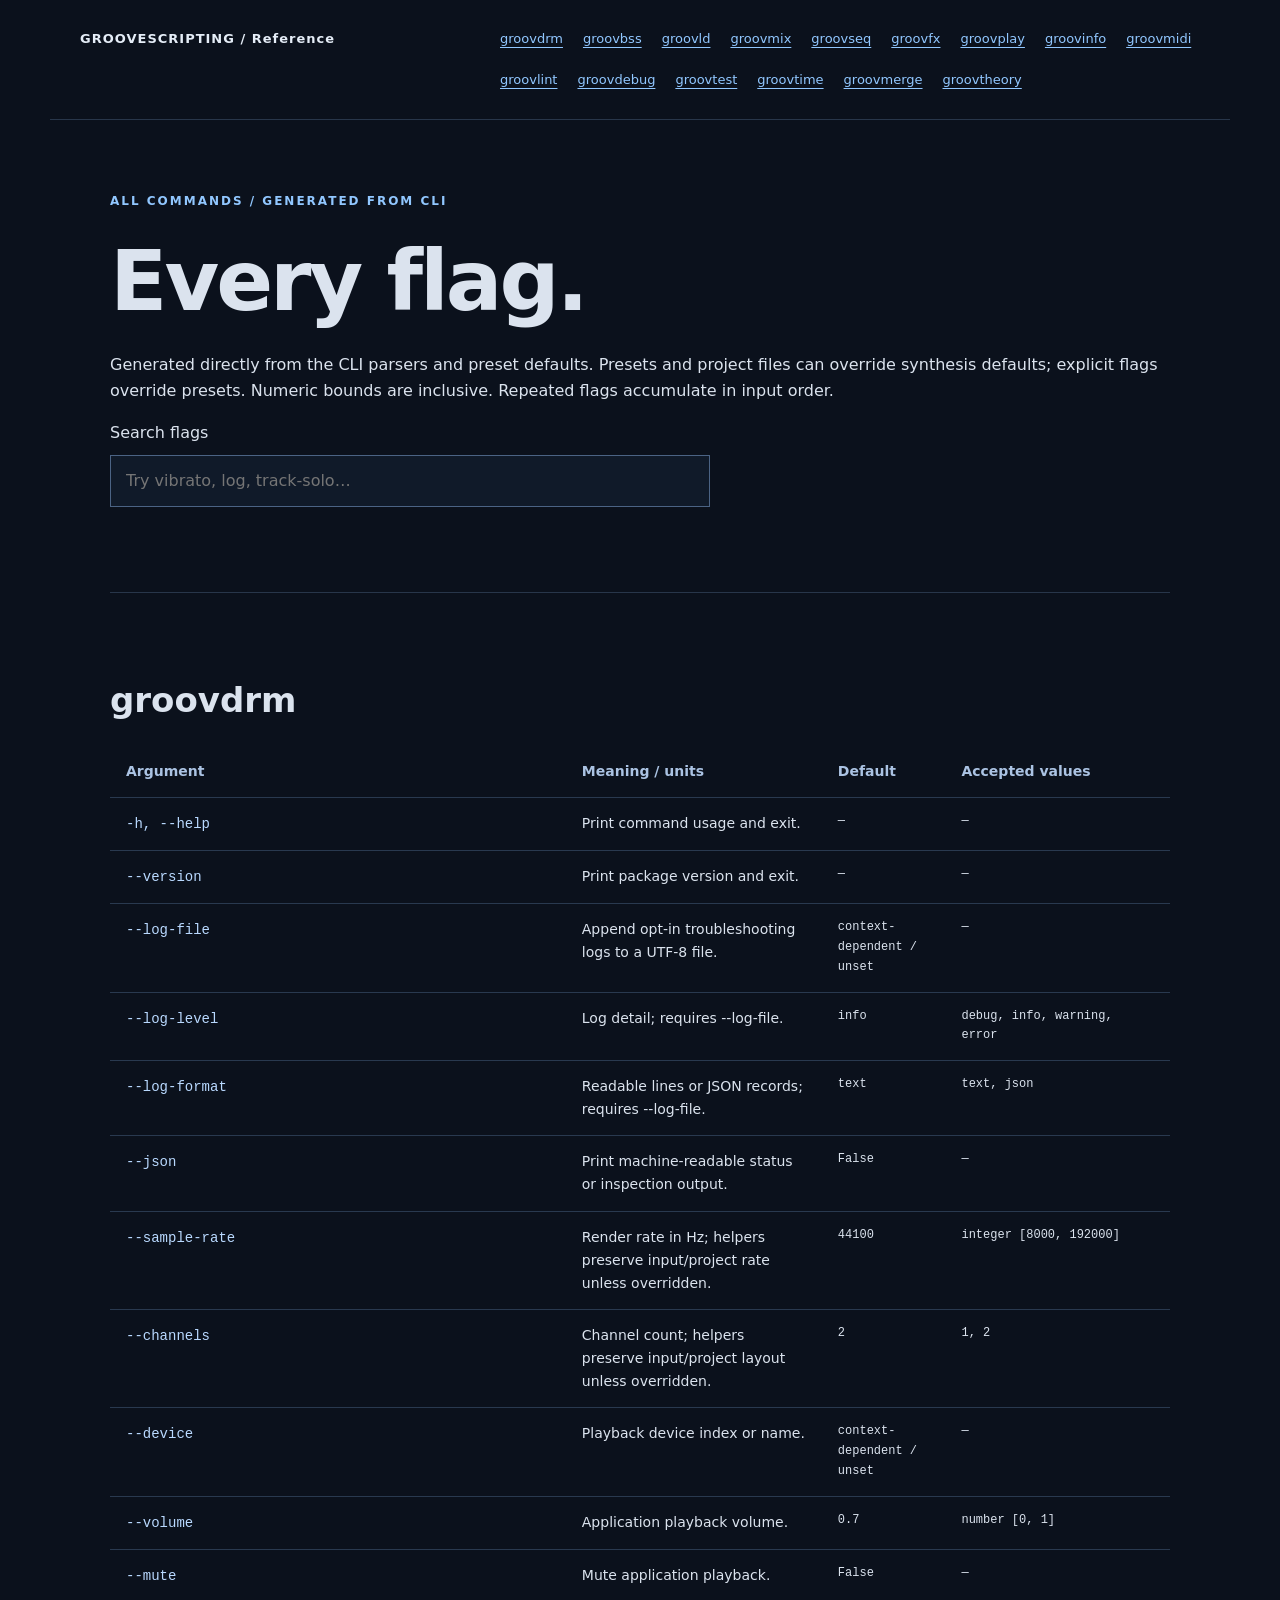
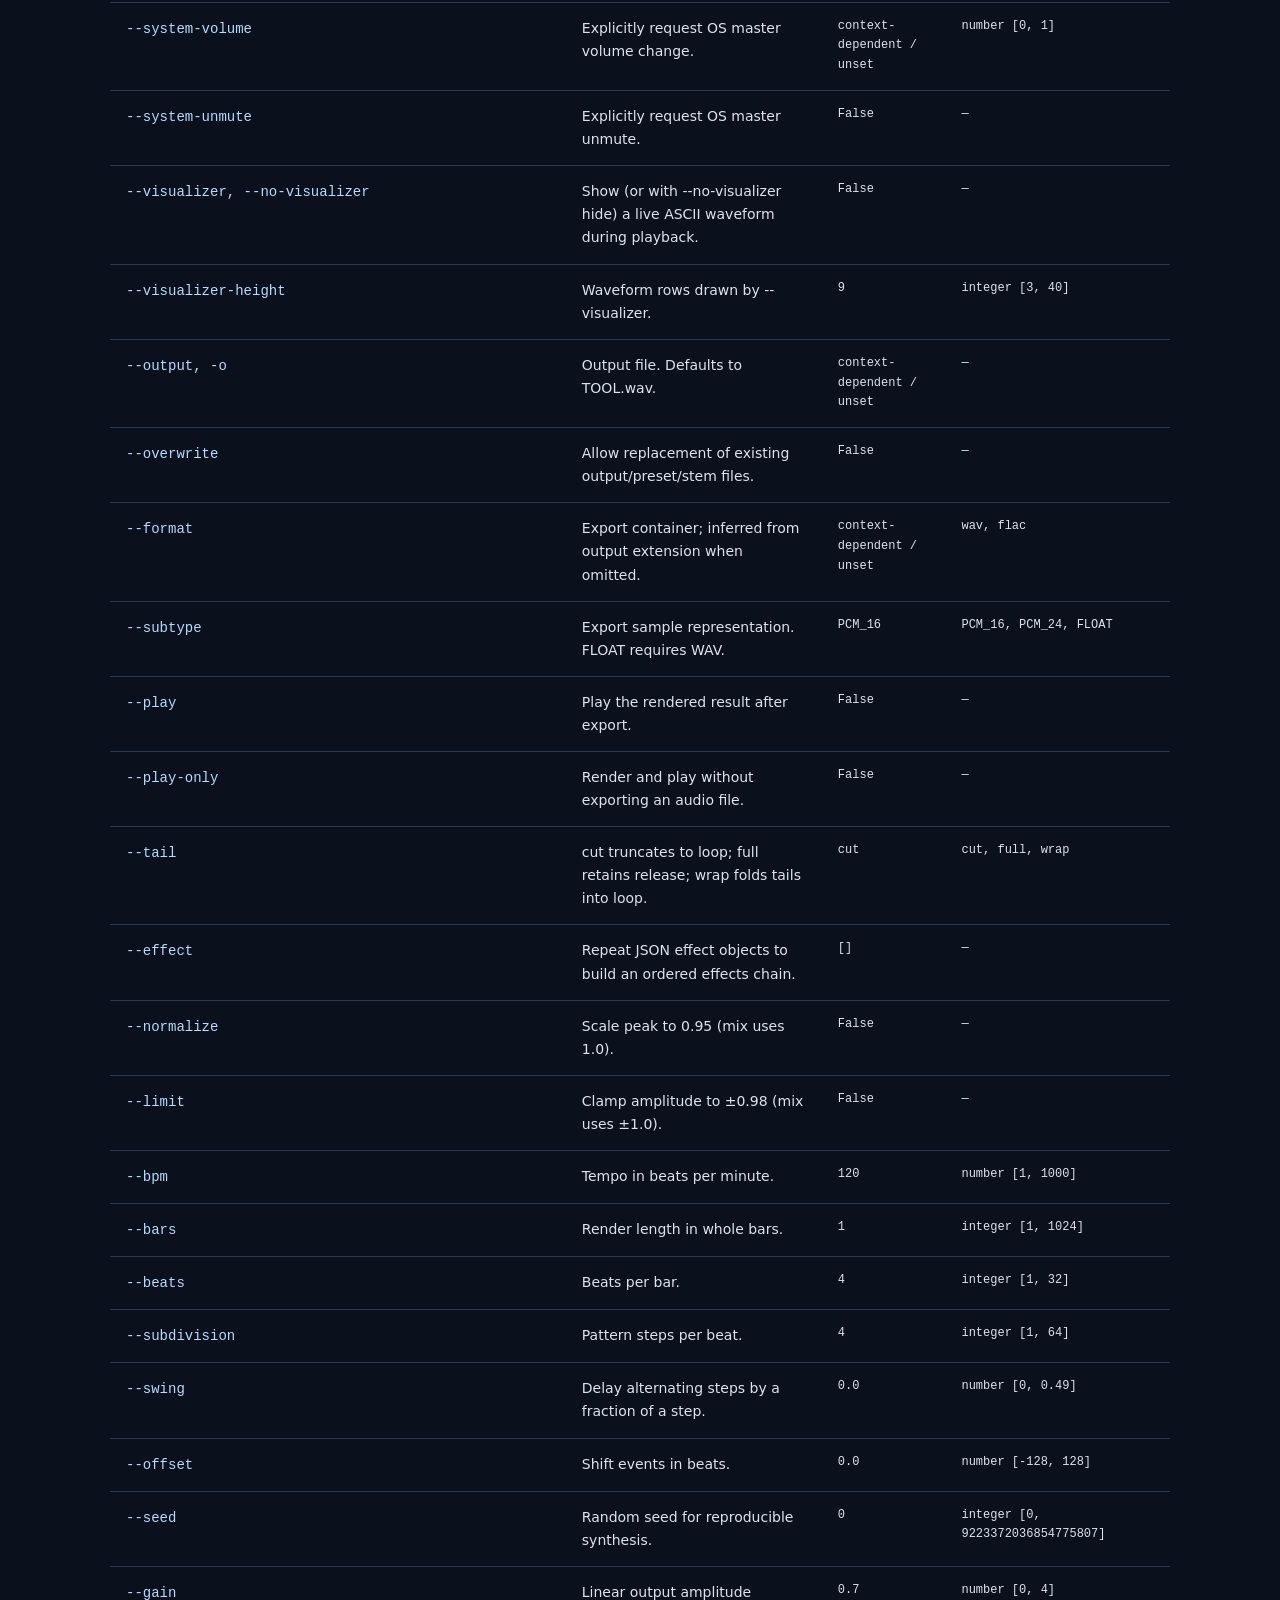
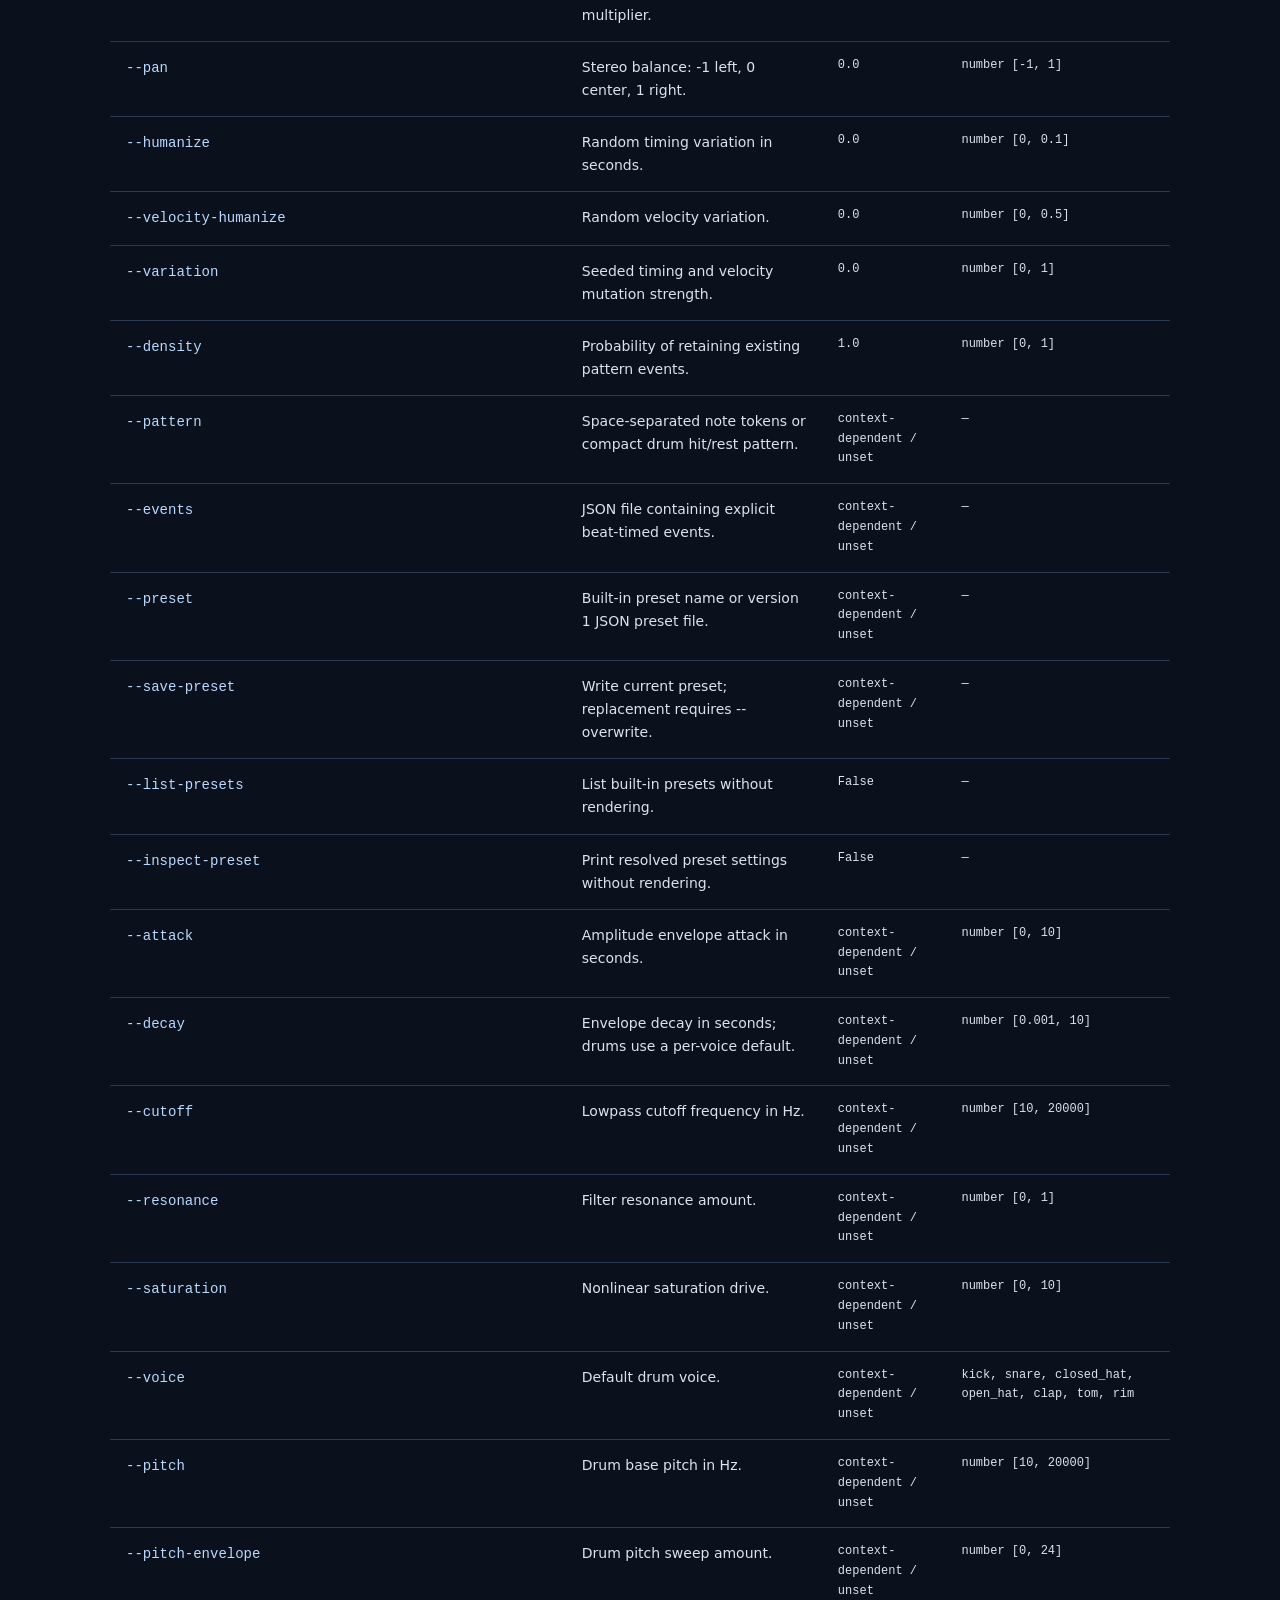
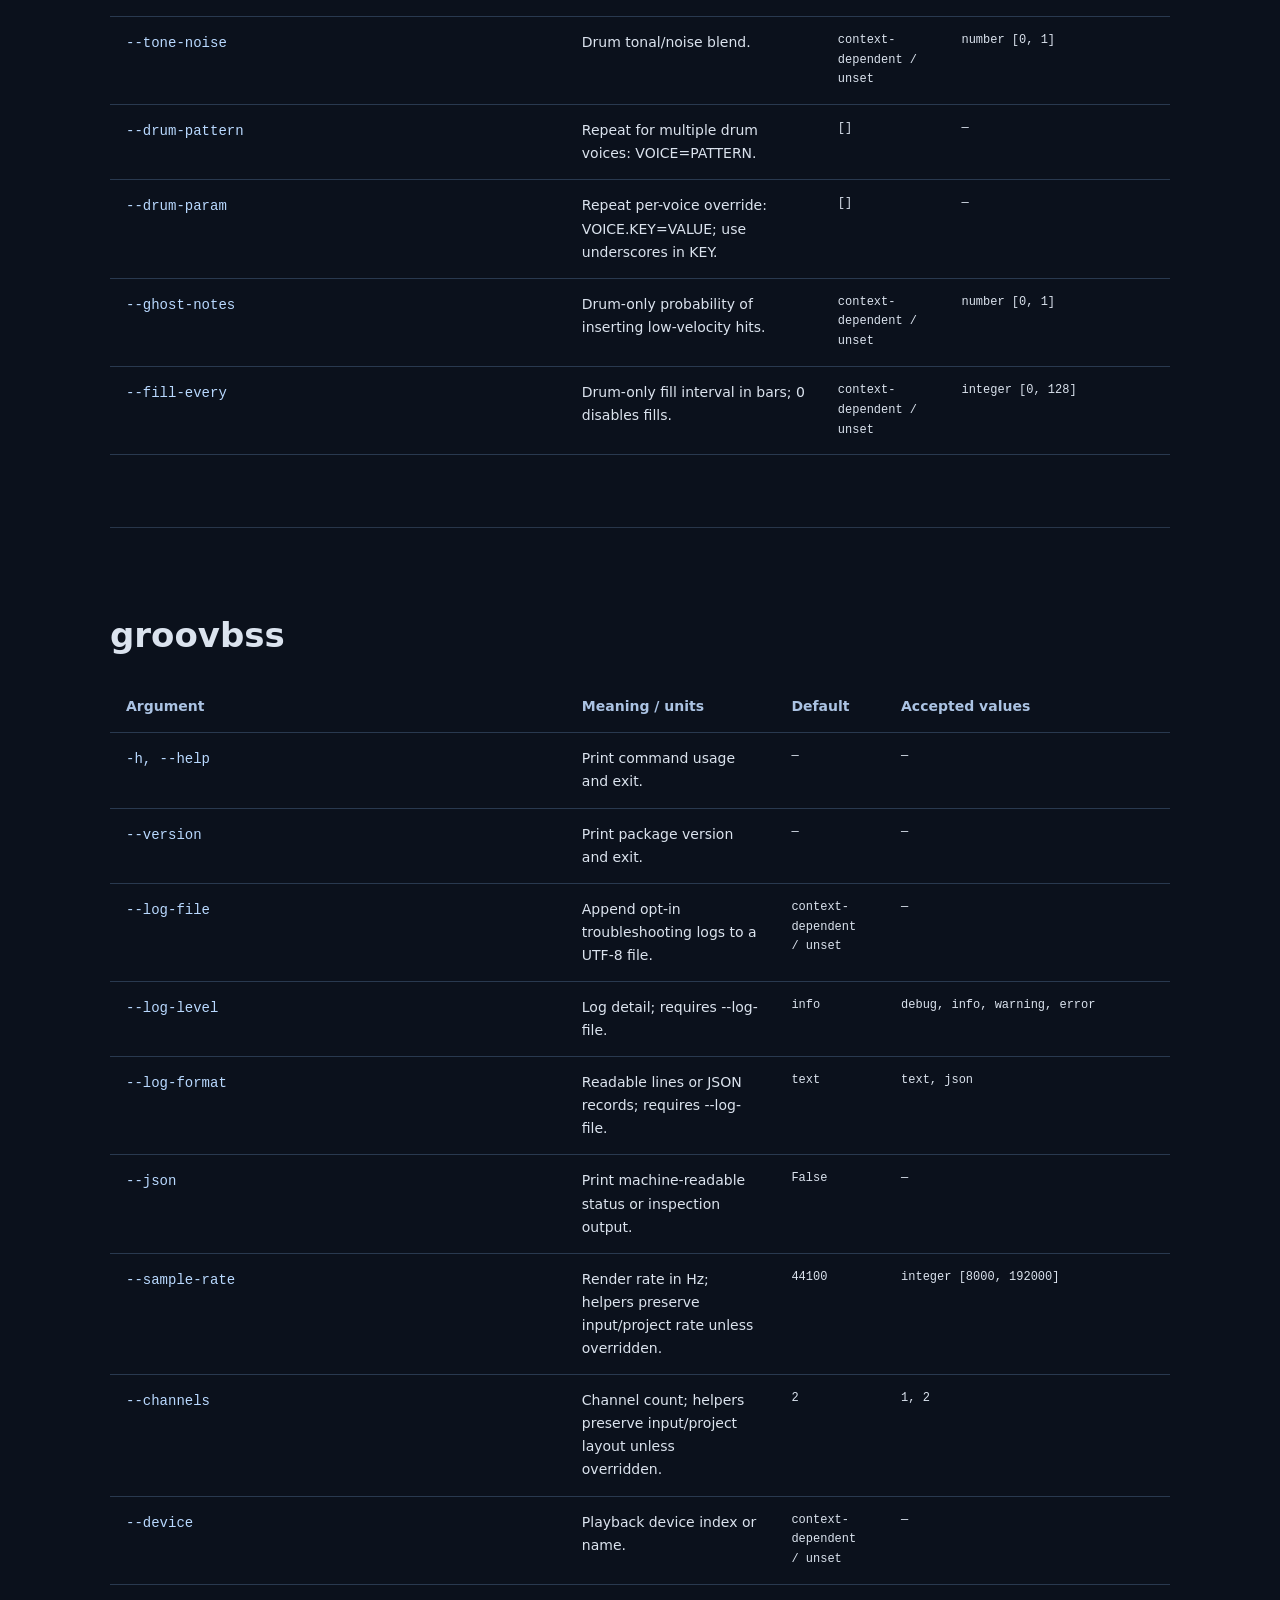
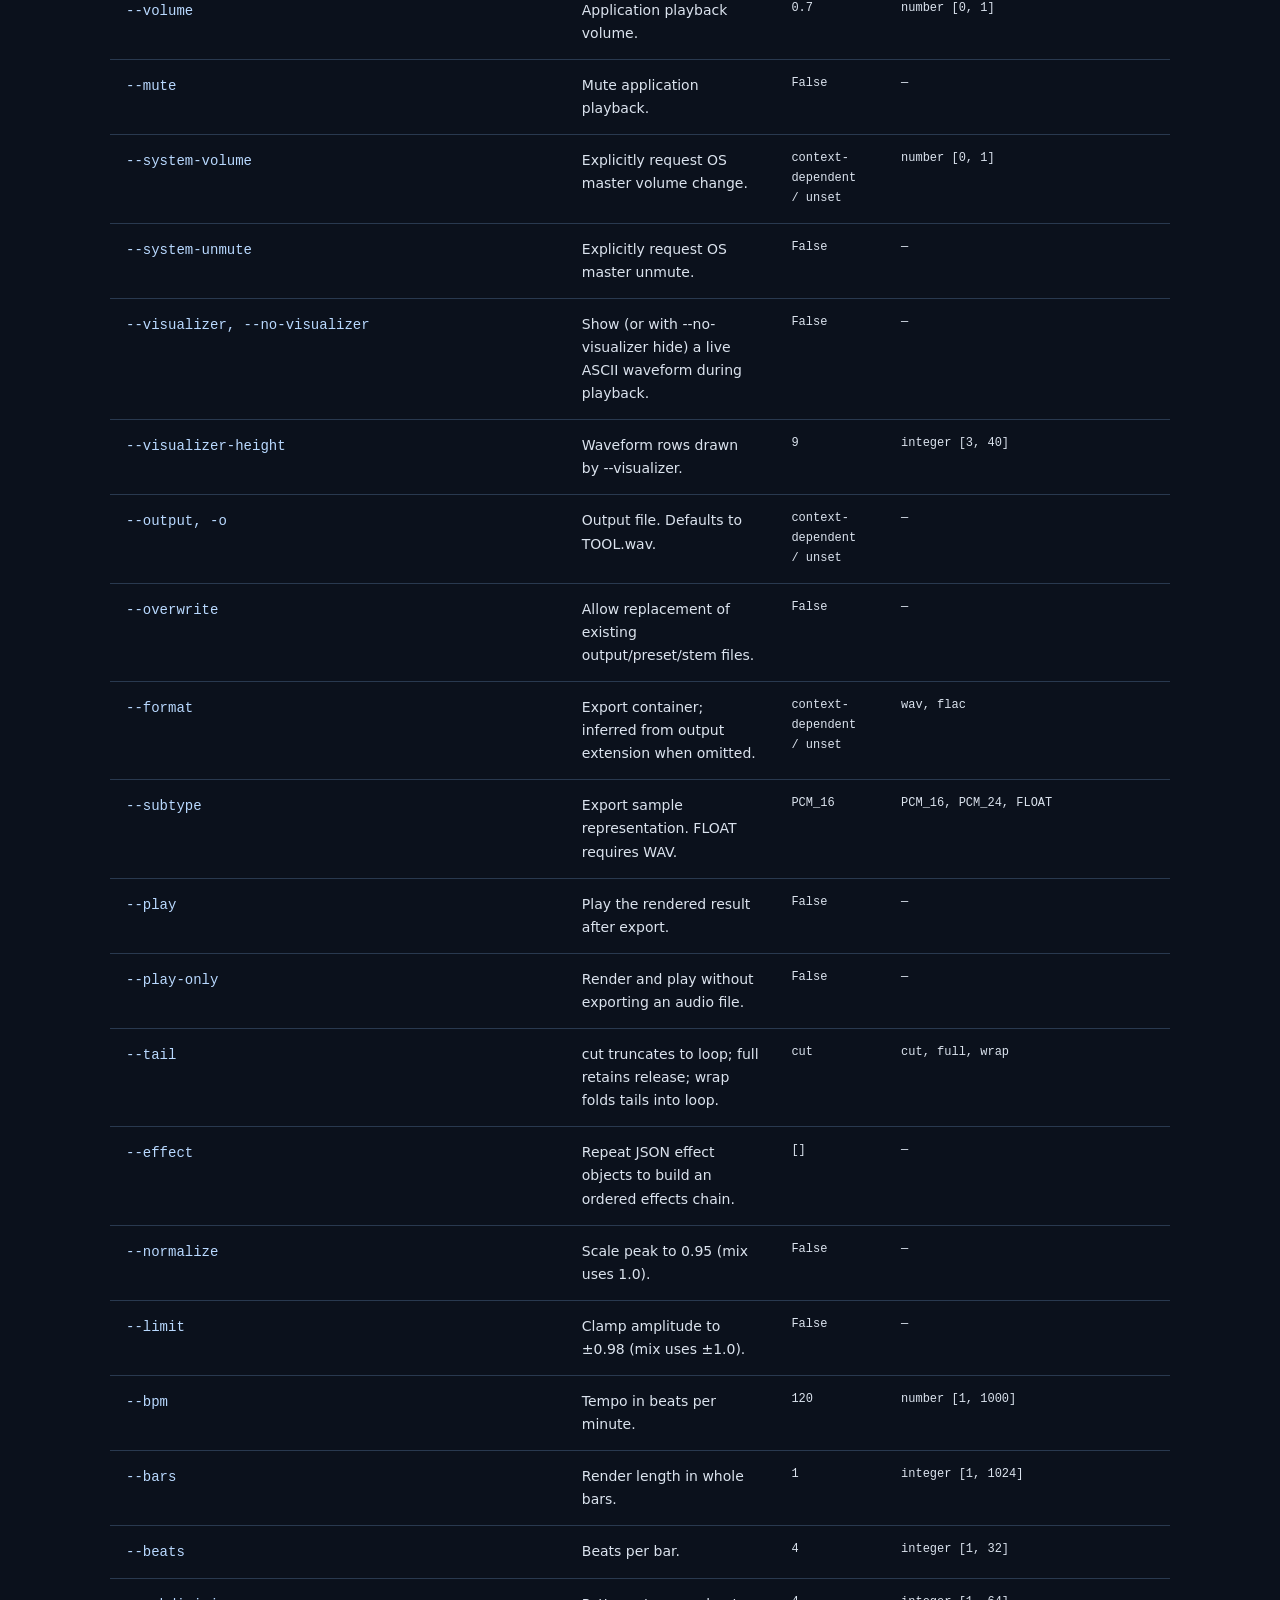
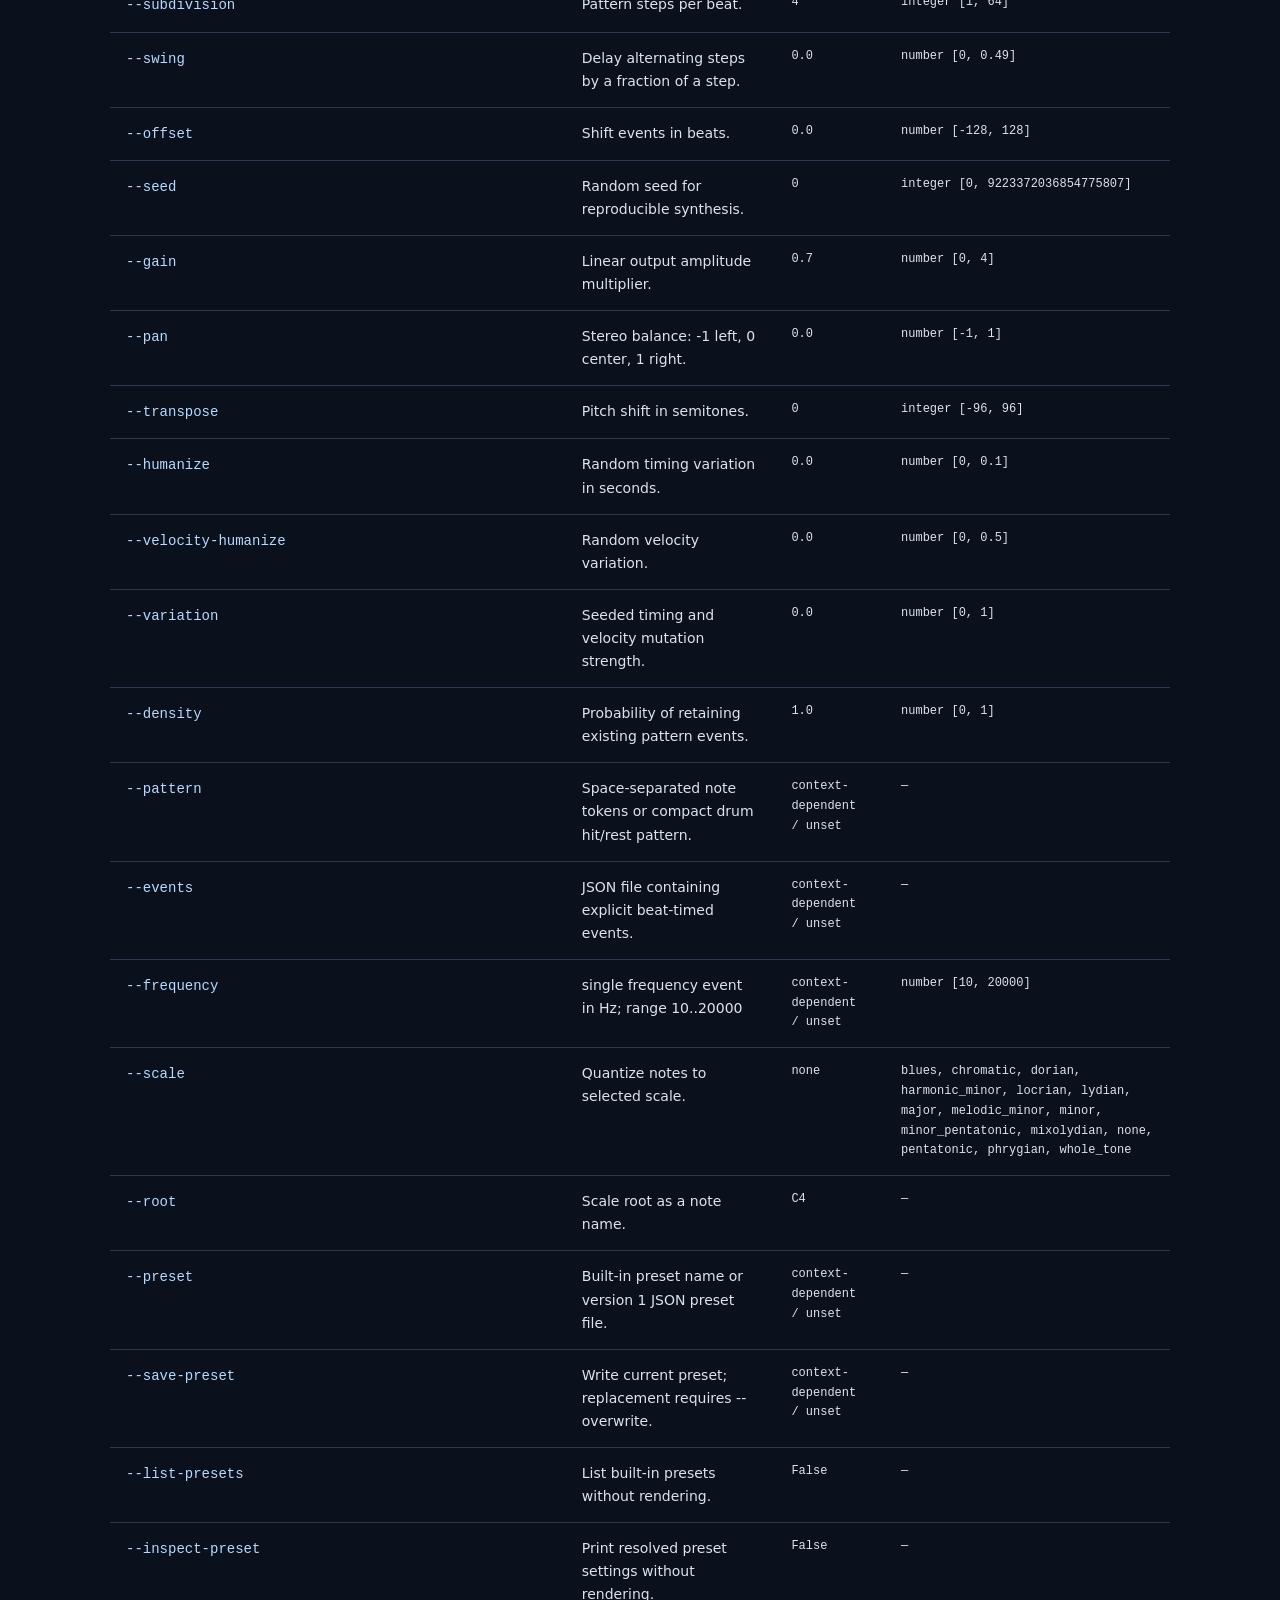
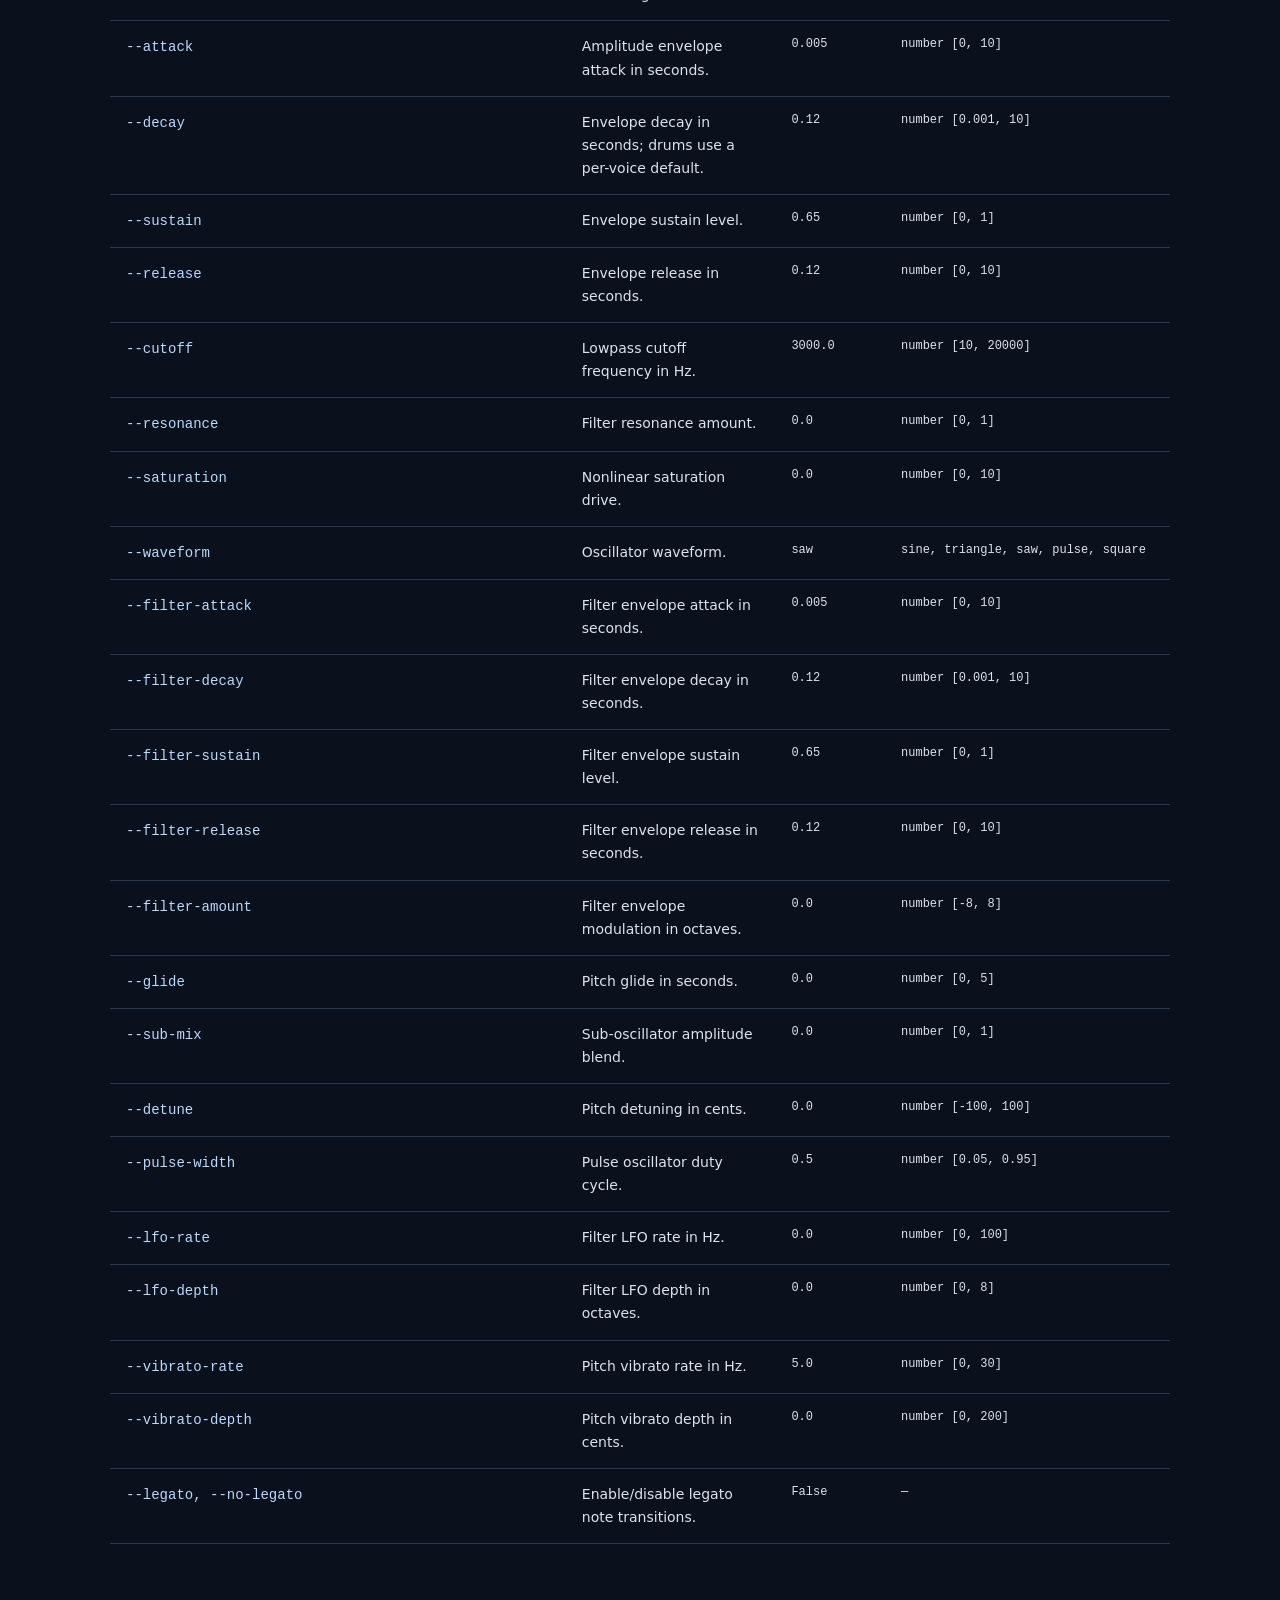
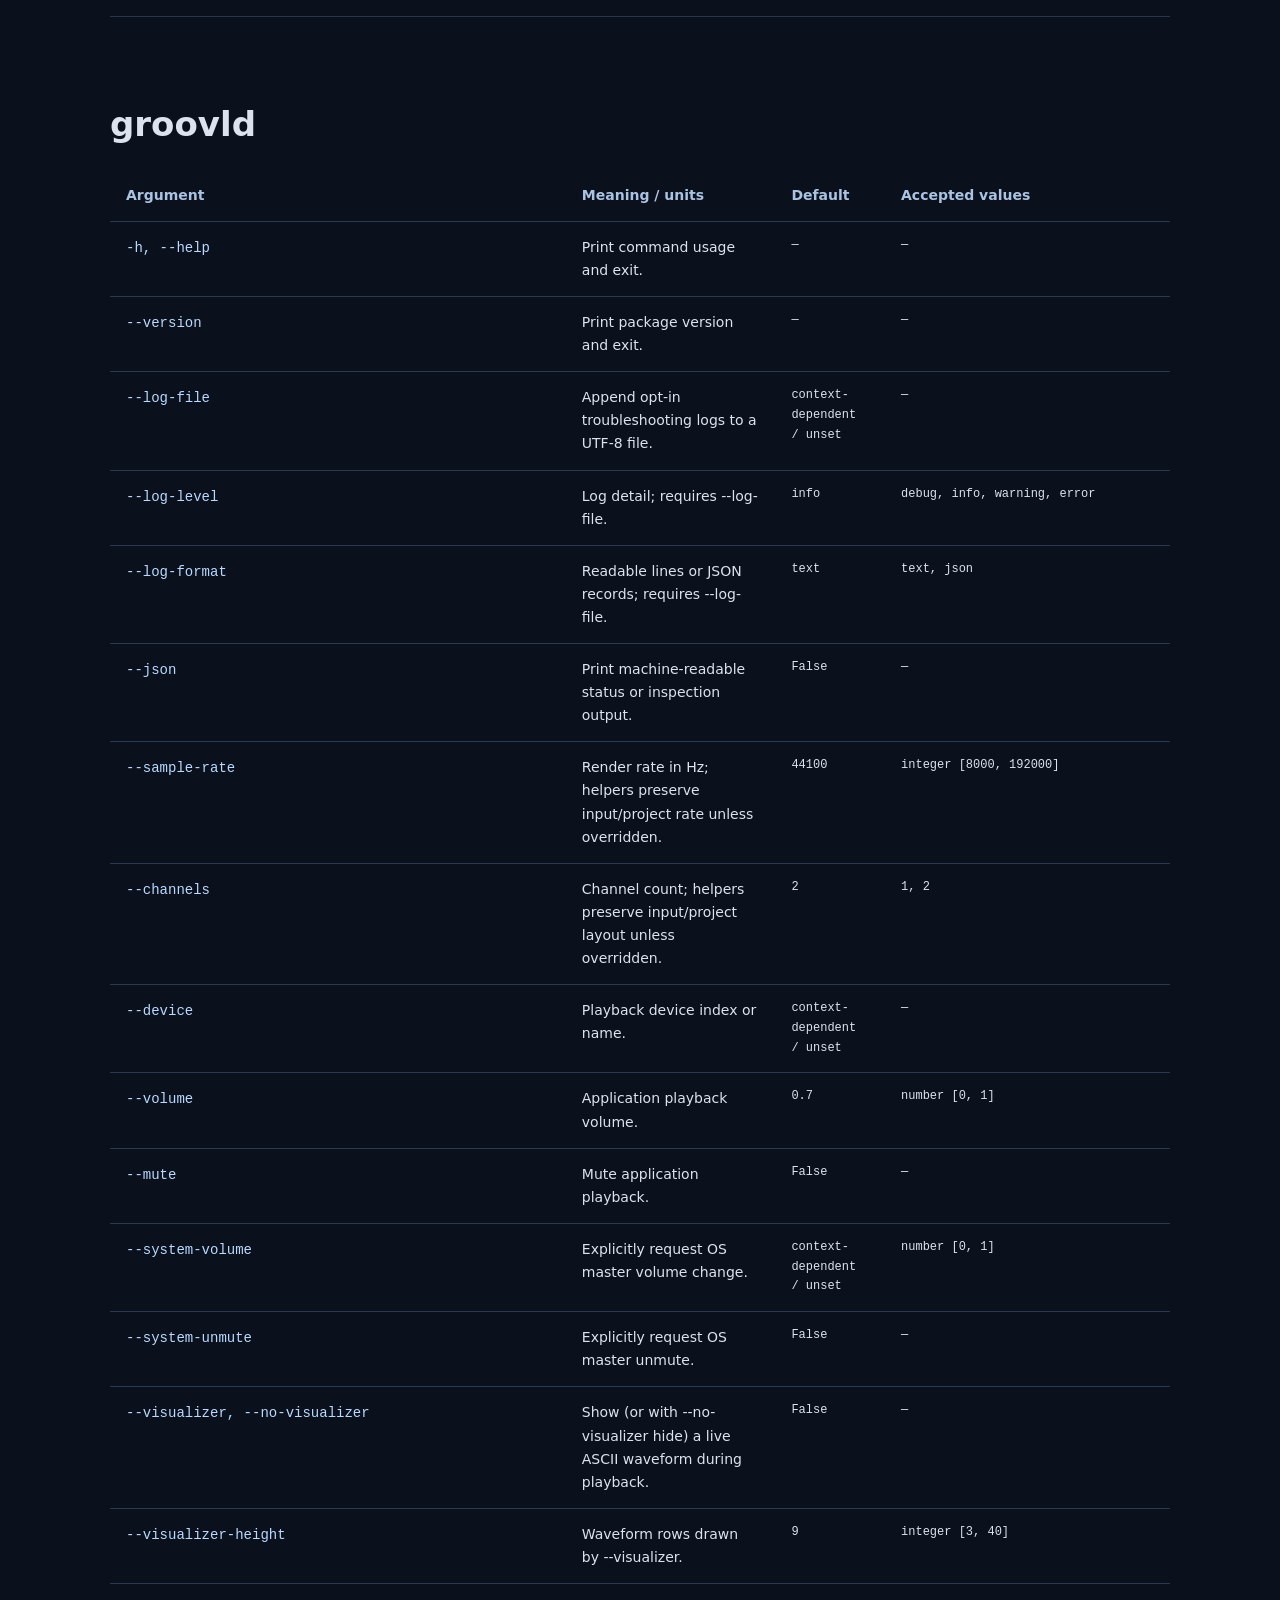
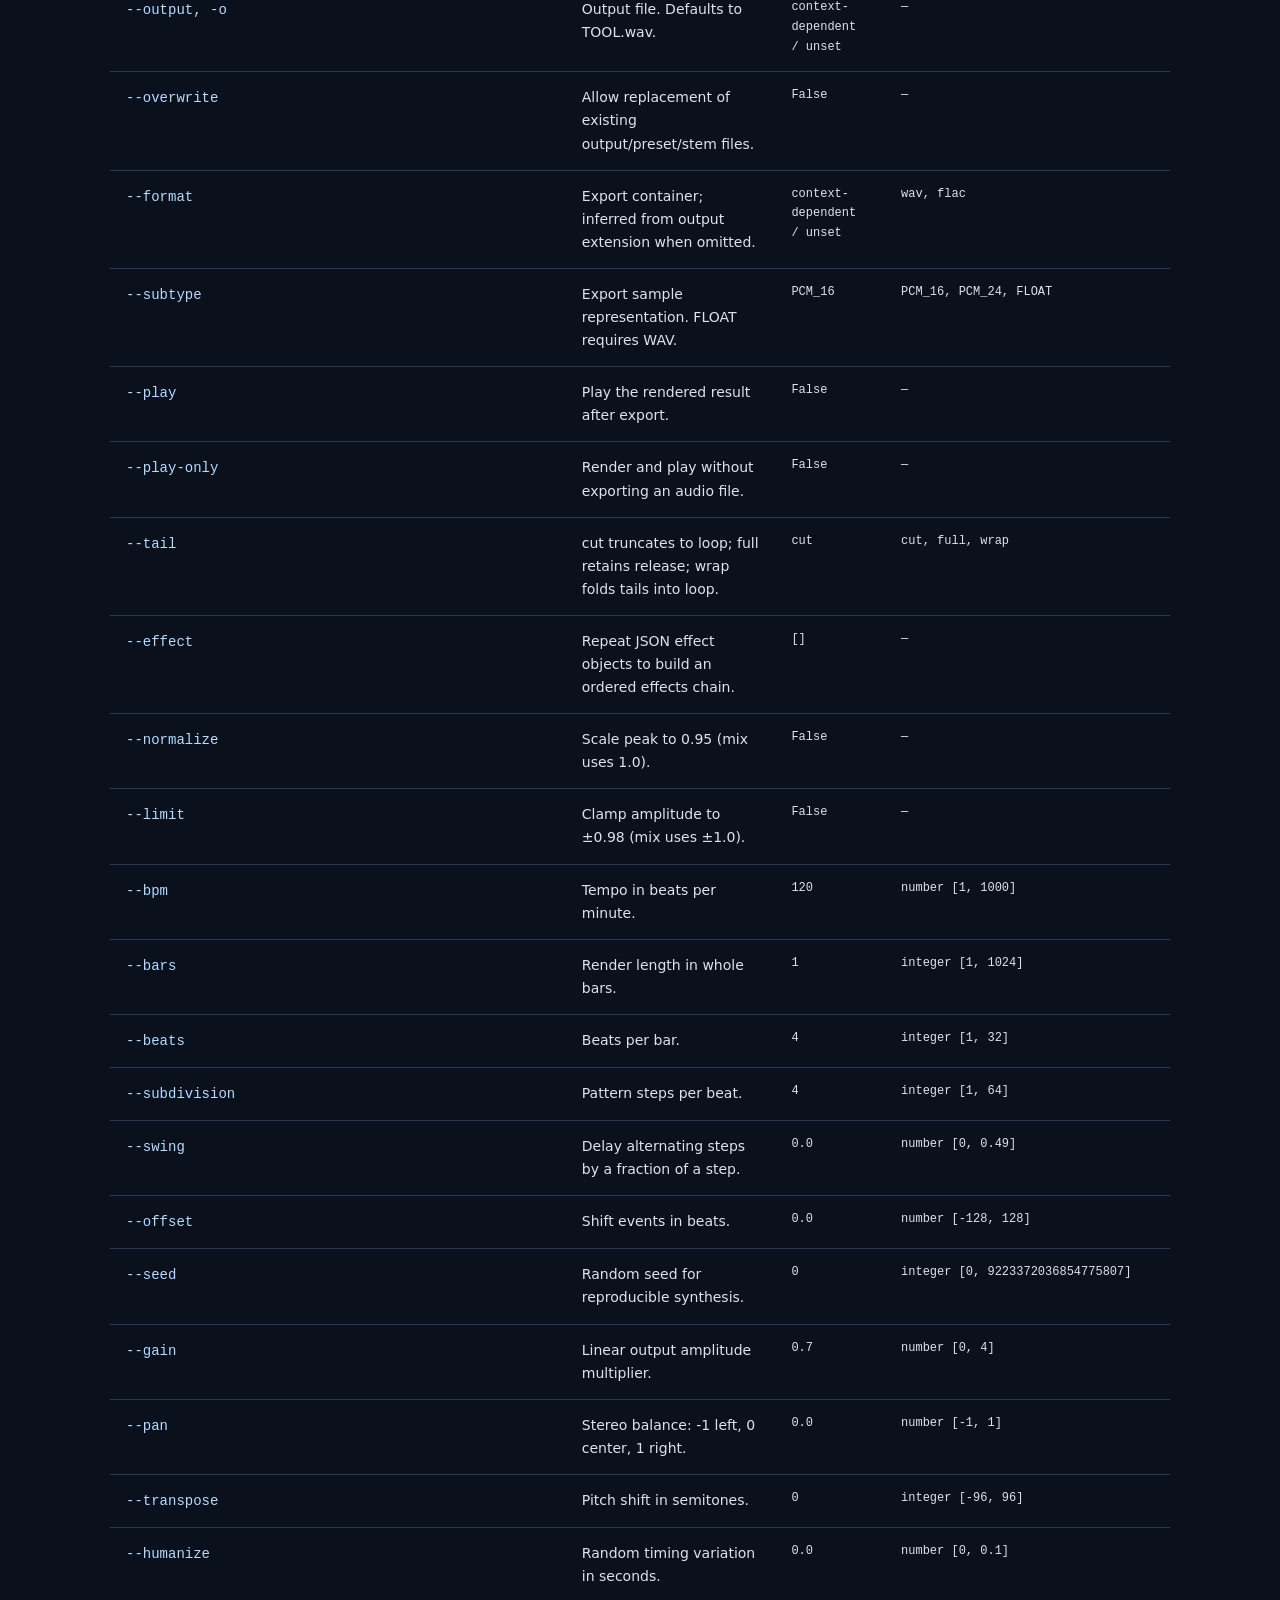
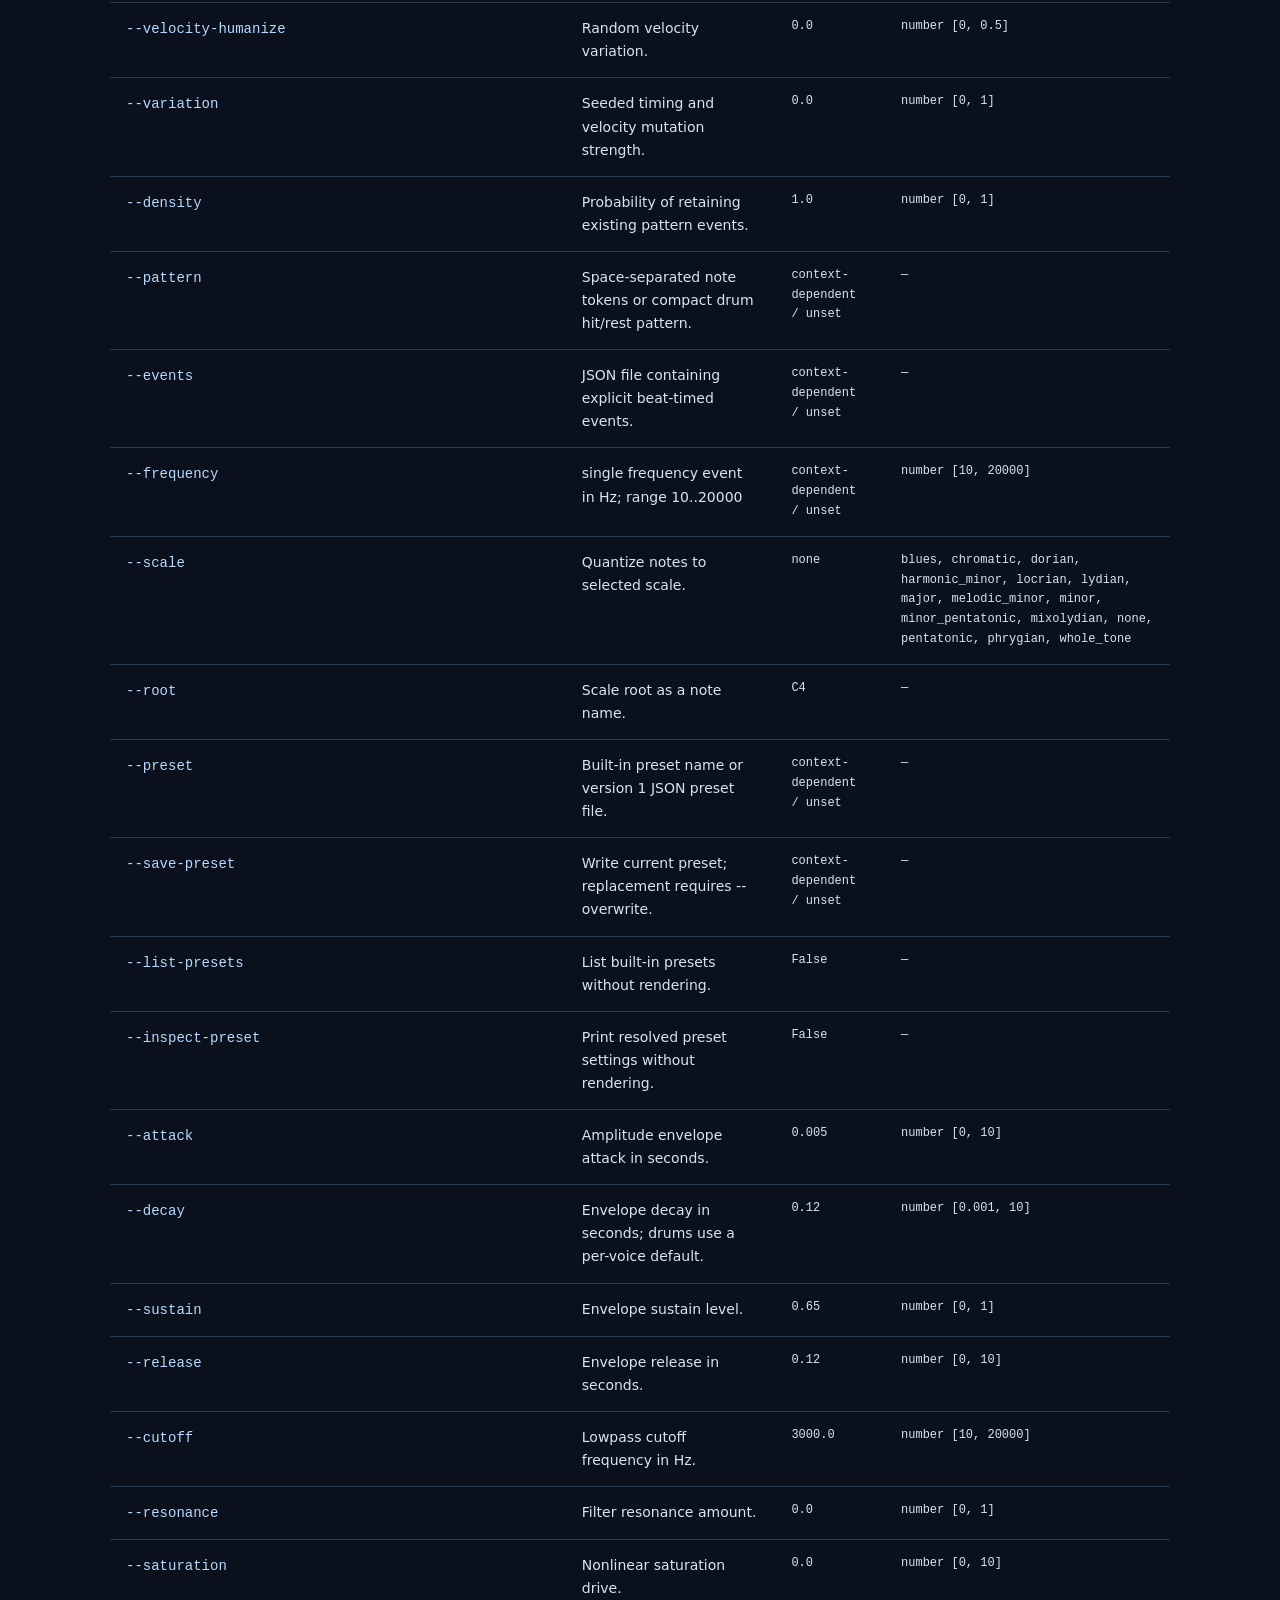
<file: docs/reference.html>
<!doctype html><html lang="en"><head><meta charset="utf-8"><meta name="viewport" content="width=device-width,initial-scale=1"><title>Complete flags · GrooveScripting</title><link rel="icon" href="assets/favicon.svg"><link rel="stylesheet" href="assets/site.css"><script defer src="assets/site.js"></script></head><body><a class="skip" href="#main">Skip to content</a><header><a href="index.html" class="brand">GROOVESCRIPTING / Reference</a><nav aria-label="Commands"><a href="#groovdrm">groovdrm</a><a href="#groovbss">groovbss</a><a href="#groovld">groovld</a><a href="#groovmix">groovmix</a><a href="#groovseq">groovseq</a><a href="#groovfx">groovfx</a><a href="#groovplay">groovplay</a><a href="#groovinfo">groovinfo</a><a href="#groovmidi">groovmidi</a><a href="#groovlint">groovlint</a><a href="#groovdebug">groovdebug</a><a href="#groovtest">groovtest</a><a href="#groovtime">groovtime</a><a href="#groovmerge">groovmerge</a><a href="#groovtheory">groovtheory</a></nav></header><main id="main"><section><div class="eyebrow">ALL COMMANDS / GENERATED FROM CLI</div><h1>Every flag.</h1><p>Generated directly from the CLI parsers and preset defaults. Presets and project files can override synthesis defaults; explicit flags override presets. Numeric bounds are inclusive. Repeated flags accumulate in input order.</p><label for="search">Search flags</label><input id="search" type="search" placeholder="Try vibrato, log, track-solo…"><p id="search-status" role="status" class="muted"></p></section><section id="groovdrm"><h2>groovdrm</h2><div class="table-wrap"><table><thead><tr><th>Argument</th><th>Meaning / units</th><th>Default</th><th>Accepted values</th></tr></thead><tbody><tr data-search="groovdrm -h, --help Print command usage and exit."><td><code>-h, --help</code></td><td>Print command usage and exit.</td><td>—</td><td>—</td></tr><tr data-search="groovdrm --version Print package version and exit."><td><code>--version</code></td><td>Print package version and exit.</td><td>—</td><td>—</td></tr><tr data-search="groovdrm --log-file Append opt-in troubleshooting logs to a UTF-8 file."><td><code>--log-file</code></td><td>Append opt-in troubleshooting logs to a UTF-8 file.</td><td>context-dependent / unset</td><td>—</td></tr><tr data-search="groovdrm --log-level Log detail; requires --log-file."><td><code>--log-level</code></td><td>Log detail; requires --log-file.</td><td>info</td><td>debug, info, warning, error</td></tr><tr data-search="groovdrm --log-format Readable lines or JSON records; requires --log-file."><td><code>--log-format</code></td><td>Readable lines or JSON records; requires --log-file.</td><td>text</td><td>text, json</td></tr><tr data-search="groovdrm --json Print machine-readable status or inspection output."><td><code>--json</code></td><td>Print machine-readable status or inspection output.</td><td>False</td><td>—</td></tr><tr data-search="groovdrm --sample-rate Render rate in Hz; helpers preserve input/project rate unless overridden."><td><code>--sample-rate</code></td><td>Render rate in Hz; helpers preserve input/project rate unless overridden.</td><td>44100</td><td>integer [8000, 192000]</td></tr><tr data-search="groovdrm --channels Channel count; helpers preserve input/project layout unless overridden."><td><code>--channels</code></td><td>Channel count; helpers preserve input/project layout unless overridden.</td><td>2</td><td>1, 2</td></tr><tr data-search="groovdrm --device Playback device index or name."><td><code>--device</code></td><td>Playback device index or name.</td><td>context-dependent / unset</td><td>—</td></tr><tr data-search="groovdrm --volume Application playback volume."><td><code>--volume</code></td><td>Application playback volume.</td><td>0.7</td><td>number [0, 1]</td></tr><tr data-search="groovdrm --mute Mute application playback."><td><code>--mute</code></td><td>Mute application playback.</td><td>False</td><td>—</td></tr><tr data-search="groovdrm --system-volume Explicitly request OS master volume change."><td><code>--system-volume</code></td><td>Explicitly request OS master volume change.</td><td>context-dependent / unset</td><td>number [0, 1]</td></tr><tr data-search="groovdrm --system-unmute Explicitly request OS master unmute."><td><code>--system-unmute</code></td><td>Explicitly request OS master unmute.</td><td>False</td><td>—</td></tr><tr data-search="groovdrm --visualizer, --no-visualizer Show (or with --no-visualizer hide) a live ASCII waveform during playback."><td><code>--visualizer, --no-visualizer</code></td><td>Show (or with --no-visualizer hide) a live ASCII waveform during playback.</td><td>False</td><td>—</td></tr><tr data-search="groovdrm --visualizer-height Waveform rows drawn by --visualizer."><td><code>--visualizer-height</code></td><td>Waveform rows drawn by --visualizer.</td><td>9</td><td>integer [3, 40]</td></tr><tr data-search="groovdrm --output, -o Output file. Defaults to TOOL.wav."><td><code>--output, -o</code></td><td>Output file. Defaults to TOOL.wav.</td><td>context-dependent / unset</td><td>—</td></tr><tr data-search="groovdrm --overwrite Allow replacement of existing output/preset/stem files."><td><code>--overwrite</code></td><td>Allow replacement of existing output/preset/stem files.</td><td>False</td><td>—</td></tr><tr data-search="groovdrm --format Export container; inferred from output extension when omitted."><td><code>--format</code></td><td>Export container; inferred from output extension when omitted.</td><td>context-dependent / unset</td><td>wav, flac</td></tr><tr data-search="groovdrm --subtype Export sample representation. FLOAT requires WAV."><td><code>--subtype</code></td><td>Export sample representation. FLOAT requires WAV.</td><td>PCM_16</td><td>PCM_16, PCM_24, FLOAT</td></tr><tr data-search="groovdrm --play Play the rendered result after export."><td><code>--play</code></td><td>Play the rendered result after export.</td><td>False</td><td>—</td></tr><tr data-search="groovdrm --play-only Render and play without exporting an audio file."><td><code>--play-only</code></td><td>Render and play without exporting an audio file.</td><td>False</td><td>—</td></tr><tr data-search="groovdrm --tail cut truncates to loop; full retains release; wrap folds tails into loop."><td><code>--tail</code></td><td>cut truncates to loop; full retains release; wrap folds tails into loop.</td><td>cut</td><td>cut, full, wrap</td></tr><tr data-search="groovdrm --effect Repeat JSON effect objects to build an ordered effects chain."><td><code>--effect</code></td><td>Repeat JSON effect objects to build an ordered effects chain.</td><td>[]</td><td>—</td></tr><tr data-search="groovdrm --normalize Scale peak to 0.95 (mix uses 1.0)."><td><code>--normalize</code></td><td>Scale peak to 0.95 (mix uses 1.0).</td><td>False</td><td>—</td></tr><tr data-search="groovdrm --limit Clamp amplitude to ±0.98 (mix uses ±1.0)."><td><code>--limit</code></td><td>Clamp amplitude to ±0.98 (mix uses ±1.0).</td><td>False</td><td>—</td></tr><tr data-search="groovdrm --bpm Tempo in beats per minute."><td><code>--bpm</code></td><td>Tempo in beats per minute.</td><td>120</td><td>number [1, 1000]</td></tr><tr data-search="groovdrm --bars Render length in whole bars."><td><code>--bars</code></td><td>Render length in whole bars.</td><td>1</td><td>integer [1, 1024]</td></tr><tr data-search="groovdrm --beats Beats per bar."><td><code>--beats</code></td><td>Beats per bar.</td><td>4</td><td>integer [1, 32]</td></tr><tr data-search="groovdrm --subdivision Pattern steps per beat."><td><code>--subdivision</code></td><td>Pattern steps per beat.</td><td>4</td><td>integer [1, 64]</td></tr><tr data-search="groovdrm --swing Delay alternating steps by a fraction of a step."><td><code>--swing</code></td><td>Delay alternating steps by a fraction of a step.</td><td>0.0</td><td>number [0, 0.49]</td></tr><tr data-search="groovdrm --offset Shift events in beats."><td><code>--offset</code></td><td>Shift events in beats.</td><td>0.0</td><td>number [-128, 128]</td></tr><tr data-search="groovdrm --seed Random seed for reproducible synthesis."><td><code>--seed</code></td><td>Random seed for reproducible synthesis.</td><td>0</td><td>integer [0, 9223372036854775807]</td></tr><tr data-search="groovdrm --gain Linear output amplitude multiplier."><td><code>--gain</code></td><td>Linear output amplitude multiplier.</td><td>0.7</td><td>number [0, 4]</td></tr><tr data-search="groovdrm --pan Stereo balance: -1 left, 0 center, 1 right."><td><code>--pan</code></td><td>Stereo balance: -1 left, 0 center, 1 right.</td><td>0.0</td><td>number [-1, 1]</td></tr><tr data-search="groovdrm --humanize Random timing variation in seconds."><td><code>--humanize</code></td><td>Random timing variation in seconds.</td><td>0.0</td><td>number [0, 0.1]</td></tr><tr data-search="groovdrm --velocity-humanize Random velocity variation."><td><code>--velocity-humanize</code></td><td>Random velocity variation.</td><td>0.0</td><td>number [0, 0.5]</td></tr><tr data-search="groovdrm --variation Seeded timing and velocity mutation strength."><td><code>--variation</code></td><td>Seeded timing and velocity mutation strength.</td><td>0.0</td><td>number [0, 1]</td></tr><tr data-search="groovdrm --density Probability of retaining existing pattern events."><td><code>--density</code></td><td>Probability of retaining existing pattern events.</td><td>1.0</td><td>number [0, 1]</td></tr><tr data-search="groovdrm --pattern Space-separated note tokens or compact drum hit/rest pattern."><td><code>--pattern</code></td><td>Space-separated note tokens or compact drum hit/rest pattern.</td><td>context-dependent / unset</td><td>—</td></tr><tr data-search="groovdrm --events JSON file containing explicit beat-timed events."><td><code>--events</code></td><td>JSON file containing explicit beat-timed events.</td><td>context-dependent / unset</td><td>—</td></tr><tr data-search="groovdrm --preset Built-in preset name or version 1 JSON preset file."><td><code>--preset</code></td><td>Built-in preset name or version 1 JSON preset file.</td><td>context-dependent / unset</td><td>—</td></tr><tr data-search="groovdrm --save-preset Write current preset; replacement requires --overwrite."><td><code>--save-preset</code></td><td>Write current preset; replacement requires --overwrite.</td><td>context-dependent / unset</td><td>—</td></tr><tr data-search="groovdrm --list-presets List built-in presets without rendering."><td><code>--list-presets</code></td><td>List built-in presets without rendering.</td><td>False</td><td>—</td></tr><tr data-search="groovdrm --inspect-preset Print resolved preset settings without rendering."><td><code>--inspect-preset</code></td><td>Print resolved preset settings without rendering.</td><td>False</td><td>—</td></tr><tr data-search="groovdrm --attack Amplitude envelope attack in seconds."><td><code>--attack</code></td><td>Amplitude envelope attack in seconds.</td><td>context-dependent / unset</td><td>number [0, 10]</td></tr><tr data-search="groovdrm --decay Envelope decay in seconds; drums use a per-voice default."><td><code>--decay</code></td><td>Envelope decay in seconds; drums use a per-voice default.</td><td>context-dependent / unset</td><td>number [0.001, 10]</td></tr><tr data-search="groovdrm --cutoff Lowpass cutoff frequency in Hz."><td><code>--cutoff</code></td><td>Lowpass cutoff frequency in Hz.</td><td>context-dependent / unset</td><td>number [10, 20000]</td></tr><tr data-search="groovdrm --resonance Filter resonance amount."><td><code>--resonance</code></td><td>Filter resonance amount.</td><td>context-dependent / unset</td><td>number [0, 1]</td></tr><tr data-search="groovdrm --saturation Nonlinear saturation drive."><td><code>--saturation</code></td><td>Nonlinear saturation drive.</td><td>context-dependent / unset</td><td>number [0, 10]</td></tr><tr data-search="groovdrm --voice Default drum voice."><td><code>--voice</code></td><td>Default drum voice.</td><td>context-dependent / unset</td><td>kick, snare, closed_hat, open_hat, clap, tom, rim</td></tr><tr data-search="groovdrm --pitch Drum base pitch in Hz."><td><code>--pitch</code></td><td>Drum base pitch in Hz.</td><td>context-dependent / unset</td><td>number [10, 20000]</td></tr><tr data-search="groovdrm --pitch-envelope Drum pitch sweep amount."><td><code>--pitch-envelope</code></td><td>Drum pitch sweep amount.</td><td>context-dependent / unset</td><td>number [0, 24]</td></tr><tr data-search="groovdrm --tone-noise Drum tonal/noise blend."><td><code>--tone-noise</code></td><td>Drum tonal/noise blend.</td><td>context-dependent / unset</td><td>number [0, 1]</td></tr><tr data-search="groovdrm --drum-pattern Repeat for multiple drum voices: VOICE=PATTERN."><td><code>--drum-pattern</code></td><td>Repeat for multiple drum voices: VOICE=PATTERN.</td><td>[]</td><td>—</td></tr><tr data-search="groovdrm --drum-param Repeat per-voice override: VOICE.KEY=VALUE; use underscores in KEY."><td><code>--drum-param</code></td><td>Repeat per-voice override: VOICE.KEY=VALUE; use underscores in KEY.</td><td>[]</td><td>—</td></tr><tr data-search="groovdrm --ghost-notes Drum-only probability of inserting low-velocity hits."><td><code>--ghost-notes</code></td><td>Drum-only probability of inserting low-velocity hits.</td><td>context-dependent / unset</td><td>number [0, 1]</td></tr><tr data-search="groovdrm --fill-every Drum-only fill interval in bars; 0 disables fills."><td><code>--fill-every</code></td><td>Drum-only fill interval in bars; 0 disables fills.</td><td>context-dependent / unset</td><td>integer [0, 128]</td></tr></tbody></table></div></section><section id="groovbss"><h2>groovbss</h2><div class="table-wrap"><table><thead><tr><th>Argument</th><th>Meaning / units</th><th>Default</th><th>Accepted values</th></tr></thead><tbody><tr data-search="groovbss -h, --help Print command usage and exit."><td><code>-h, --help</code></td><td>Print command usage and exit.</td><td>—</td><td>—</td></tr><tr data-search="groovbss --version Print package version and exit."><td><code>--version</code></td><td>Print package version and exit.</td><td>—</td><td>—</td></tr><tr data-search="groovbss --log-file Append opt-in troubleshooting logs to a UTF-8 file."><td><code>--log-file</code></td><td>Append opt-in troubleshooting logs to a UTF-8 file.</td><td>context-dependent / unset</td><td>—</td></tr><tr data-search="groovbss --log-level Log detail; requires --log-file."><td><code>--log-level</code></td><td>Log detail; requires --log-file.</td><td>info</td><td>debug, info, warning, error</td></tr><tr data-search="groovbss --log-format Readable lines or JSON records; requires --log-file."><td><code>--log-format</code></td><td>Readable lines or JSON records; requires --log-file.</td><td>text</td><td>text, json</td></tr><tr data-search="groovbss --json Print machine-readable status or inspection output."><td><code>--json</code></td><td>Print machine-readable status or inspection output.</td><td>False</td><td>—</td></tr><tr data-search="groovbss --sample-rate Render rate in Hz; helpers preserve input/project rate unless overridden."><td><code>--sample-rate</code></td><td>Render rate in Hz; helpers preserve input/project rate unless overridden.</td><td>44100</td><td>integer [8000, 192000]</td></tr><tr data-search="groovbss --channels Channel count; helpers preserve input/project layout unless overridden."><td><code>--channels</code></td><td>Channel count; helpers preserve input/project layout unless overridden.</td><td>2</td><td>1, 2</td></tr><tr data-search="groovbss --device Playback device index or name."><td><code>--device</code></td><td>Playback device index or name.</td><td>context-dependent / unset</td><td>—</td></tr><tr data-search="groovbss --volume Application playback volume."><td><code>--volume</code></td><td>Application playback volume.</td><td>0.7</td><td>number [0, 1]</td></tr><tr data-search="groovbss --mute Mute application playback."><td><code>--mute</code></td><td>Mute application playback.</td><td>False</td><td>—</td></tr><tr data-search="groovbss --system-volume Explicitly request OS master volume change."><td><code>--system-volume</code></td><td>Explicitly request OS master volume change.</td><td>context-dependent / unset</td><td>number [0, 1]</td></tr><tr data-search="groovbss --system-unmute Explicitly request OS master unmute."><td><code>--system-unmute</code></td><td>Explicitly request OS master unmute.</td><td>False</td><td>—</td></tr><tr data-search="groovbss --visualizer, --no-visualizer Show (or with --no-visualizer hide) a live ASCII waveform during playback."><td><code>--visualizer, --no-visualizer</code></td><td>Show (or with --no-visualizer hide) a live ASCII waveform during playback.</td><td>False</td><td>—</td></tr><tr data-search="groovbss --visualizer-height Waveform rows drawn by --visualizer."><td><code>--visualizer-height</code></td><td>Waveform rows drawn by --visualizer.</td><td>9</td><td>integer [3, 40]</td></tr><tr data-search="groovbss --output, -o Output file. Defaults to TOOL.wav."><td><code>--output, -o</code></td><td>Output file. Defaults to TOOL.wav.</td><td>context-dependent / unset</td><td>—</td></tr><tr data-search="groovbss --overwrite Allow replacement of existing output/preset/stem files."><td><code>--overwrite</code></td><td>Allow replacement of existing output/preset/stem files.</td><td>False</td><td>—</td></tr><tr data-search="groovbss --format Export container; inferred from output extension when omitted."><td><code>--format</code></td><td>Export container; inferred from output extension when omitted.</td><td>context-dependent / unset</td><td>wav, flac</td></tr><tr data-search="groovbss --subtype Export sample representation. FLOAT requires WAV."><td><code>--subtype</code></td><td>Export sample representation. FLOAT requires WAV.</td><td>PCM_16</td><td>PCM_16, PCM_24, FLOAT</td></tr><tr data-search="groovbss --play Play the rendered result after export."><td><code>--play</code></td><td>Play the rendered result after export.</td><td>False</td><td>—</td></tr><tr data-search="groovbss --play-only Render and play without exporting an audio file."><td><code>--play-only</code></td><td>Render and play without exporting an audio file.</td><td>False</td><td>—</td></tr><tr data-search="groovbss --tail cut truncates to loop; full retains release; wrap folds tails into loop."><td><code>--tail</code></td><td>cut truncates to loop; full retains release; wrap folds tails into loop.</td><td>cut</td><td>cut, full, wrap</td></tr><tr data-search="groovbss --effect Repeat JSON effect objects to build an ordered effects chain."><td><code>--effect</code></td><td>Repeat JSON effect objects to build an ordered effects chain.</td><td>[]</td><td>—</td></tr><tr data-search="groovbss --normalize Scale peak to 0.95 (mix uses 1.0)."><td><code>--normalize</code></td><td>Scale peak to 0.95 (mix uses 1.0).</td><td>False</td><td>—</td></tr><tr data-search="groovbss --limit Clamp amplitude to ±0.98 (mix uses ±1.0)."><td><code>--limit</code></td><td>Clamp amplitude to ±0.98 (mix uses ±1.0).</td><td>False</td><td>—</td></tr><tr data-search="groovbss --bpm Tempo in beats per minute."><td><code>--bpm</code></td><td>Tempo in beats per minute.</td><td>120</td><td>number [1, 1000]</td></tr><tr data-search="groovbss --bars Render length in whole bars."><td><code>--bars</code></td><td>Render length in whole bars.</td><td>1</td><td>integer [1, 1024]</td></tr><tr data-search="groovbss --beats Beats per bar."><td><code>--beats</code></td><td>Beats per bar.</td><td>4</td><td>integer [1, 32]</td></tr><tr data-search="groovbss --subdivision Pattern steps per beat."><td><code>--subdivision</code></td><td>Pattern steps per beat.</td><td>4</td><td>integer [1, 64]</td></tr><tr data-search="groovbss --swing Delay alternating steps by a fraction of a step."><td><code>--swing</code></td><td>Delay alternating steps by a fraction of a step.</td><td>0.0</td><td>number [0, 0.49]</td></tr><tr data-search="groovbss --offset Shift events in beats."><td><code>--offset</code></td><td>Shift events in beats.</td><td>0.0</td><td>number [-128, 128]</td></tr><tr data-search="groovbss --seed Random seed for reproducible synthesis."><td><code>--seed</code></td><td>Random seed for reproducible synthesis.</td><td>0</td><td>integer [0, 9223372036854775807]</td></tr><tr data-search="groovbss --gain Linear output amplitude multiplier."><td><code>--gain</code></td><td>Linear output amplitude multiplier.</td><td>0.7</td><td>number [0, 4]</td></tr><tr data-search="groovbss --pan Stereo balance: -1 left, 0 center, 1 right."><td><code>--pan</code></td><td>Stereo balance: -1 left, 0 center, 1 right.</td><td>0.0</td><td>number [-1, 1]</td></tr><tr data-search="groovbss --transpose Pitch shift in semitones."><td><code>--transpose</code></td><td>Pitch shift in semitones.</td><td>0</td><td>integer [-96, 96]</td></tr><tr data-search="groovbss --humanize Random timing variation in seconds."><td><code>--humanize</code></td><td>Random timing variation in seconds.</td><td>0.0</td><td>number [0, 0.1]</td></tr><tr data-search="groovbss --velocity-humanize Random velocity variation."><td><code>--velocity-humanize</code></td><td>Random velocity variation.</td><td>0.0</td><td>number [0, 0.5]</td></tr><tr data-search="groovbss --variation Seeded timing and velocity mutation strength."><td><code>--variation</code></td><td>Seeded timing and velocity mutation strength.</td><td>0.0</td><td>number [0, 1]</td></tr><tr data-search="groovbss --density Probability of retaining existing pattern events."><td><code>--density</code></td><td>Probability of retaining existing pattern events.</td><td>1.0</td><td>number [0, 1]</td></tr><tr data-search="groovbss --pattern Space-separated note tokens or compact drum hit/rest pattern."><td><code>--pattern</code></td><td>Space-separated note tokens or compact drum hit/rest pattern.</td><td>context-dependent / unset</td><td>—</td></tr><tr data-search="groovbss --events JSON file containing explicit beat-timed events."><td><code>--events</code></td><td>JSON file containing explicit beat-timed events.</td><td>context-dependent / unset</td><td>—</td></tr><tr data-search="groovbss --frequency single frequency event in Hz; range 10..20000"><td><code>--frequency</code></td><td>single frequency event in Hz; range 10..20000</td><td>context-dependent / unset</td><td>number [10, 20000]</td></tr><tr data-search="groovbss --scale Quantize notes to selected scale."><td><code>--scale</code></td><td>Quantize notes to selected scale.</td><td>none</td><td>blues, chromatic, dorian, harmonic_minor, locrian, lydian, major, melodic_minor, minor, minor_pentatonic, mixolydian, none, pentatonic, phrygian, whole_tone</td></tr><tr data-search="groovbss --root Scale root as a note name."><td><code>--root</code></td><td>Scale root as a note name.</td><td>C4</td><td>—</td></tr><tr data-search="groovbss --preset Built-in preset name or version 1 JSON preset file."><td><code>--preset</code></td><td>Built-in preset name or version 1 JSON preset file.</td><td>context-dependent / unset</td><td>—</td></tr><tr data-search="groovbss --save-preset Write current preset; replacement requires --overwrite."><td><code>--save-preset</code></td><td>Write current preset; replacement requires --overwrite.</td><td>context-dependent / unset</td><td>—</td></tr><tr data-search="groovbss --list-presets List built-in presets without rendering."><td><code>--list-presets</code></td><td>List built-in presets without rendering.</td><td>False</td><td>—</td></tr><tr data-search="groovbss --inspect-preset Print resolved preset settings without rendering."><td><code>--inspect-preset</code></td><td>Print resolved preset settings without rendering.</td><td>False</td><td>—</td></tr><tr data-search="groovbss --attack Amplitude envelope attack in seconds."><td><code>--attack</code></td><td>Amplitude envelope attack in seconds.</td><td>0.005</td><td>number [0, 10]</td></tr><tr data-search="groovbss --decay Envelope decay in seconds; drums use a per-voice default."><td><code>--decay</code></td><td>Envelope decay in seconds; drums use a per-voice default.</td><td>0.12</td><td>number [0.001, 10]</td></tr><tr data-search="groovbss --sustain Envelope sustain level."><td><code>--sustain</code></td><td>Envelope sustain level.</td><td>0.65</td><td>number [0, 1]</td></tr><tr data-search="groovbss --release Envelope release in seconds."><td><code>--release</code></td><td>Envelope release in seconds.</td><td>0.12</td><td>number [0, 10]</td></tr><tr data-search="groovbss --cutoff Lowpass cutoff frequency in Hz."><td><code>--cutoff</code></td><td>Lowpass cutoff frequency in Hz.</td><td>3000.0</td><td>number [10, 20000]</td></tr><tr data-search="groovbss --resonance Filter resonance amount."><td><code>--resonance</code></td><td>Filter resonance amount.</td><td>0.0</td><td>number [0, 1]</td></tr><tr data-search="groovbss --saturation Nonlinear saturation drive."><td><code>--saturation</code></td><td>Nonlinear saturation drive.</td><td>0.0</td><td>number [0, 10]</td></tr><tr data-search="groovbss --waveform Oscillator waveform."><td><code>--waveform</code></td><td>Oscillator waveform.</td><td>saw</td><td>sine, triangle, saw, pulse, square</td></tr><tr data-search="groovbss --filter-attack Filter envelope attack in seconds."><td><code>--filter-attack</code></td><td>Filter envelope attack in seconds.</td><td>0.005</td><td>number [0, 10]</td></tr><tr data-search="groovbss --filter-decay Filter envelope decay in seconds."><td><code>--filter-decay</code></td><td>Filter envelope decay in seconds.</td><td>0.12</td><td>number [0.001, 10]</td></tr><tr data-search="groovbss --filter-sustain Filter envelope sustain level."><td><code>--filter-sustain</code></td><td>Filter envelope sustain level.</td><td>0.65</td><td>number [0, 1]</td></tr><tr data-search="groovbss --filter-release Filter envelope release in seconds."><td><code>--filter-release</code></td><td>Filter envelope release in seconds.</td><td>0.12</td><td>number [0, 10]</td></tr><tr data-search="groovbss --filter-amount Filter envelope modulation in octaves."><td><code>--filter-amount</code></td><td>Filter envelope modulation in octaves.</td><td>0.0</td><td>number [-8, 8]</td></tr><tr data-search="groovbss --glide Pitch glide in seconds."><td><code>--glide</code></td><td>Pitch glide in seconds.</td><td>0.0</td><td>number [0, 5]</td></tr><tr data-search="groovbss --sub-mix Sub-oscillator amplitude blend."><td><code>--sub-mix</code></td><td>Sub-oscillator amplitude blend.</td><td>0.0</td><td>number [0, 1]</td></tr><tr data-search="groovbss --detune Pitch detuning in cents."><td><code>--detune</code></td><td>Pitch detuning in cents.</td><td>0.0</td><td>number [-100, 100]</td></tr><tr data-search="groovbss --pulse-width Pulse oscillator duty cycle."><td><code>--pulse-width</code></td><td>Pulse oscillator duty cycle.</td><td>0.5</td><td>number [0.05, 0.95]</td></tr><tr data-search="groovbss --lfo-rate Filter LFO rate in Hz."><td><code>--lfo-rate</code></td><td>Filter LFO rate in Hz.</td><td>0.0</td><td>number [0, 100]</td></tr><tr data-search="groovbss --lfo-depth Filter LFO depth in octaves."><td><code>--lfo-depth</code></td><td>Filter LFO depth in octaves.</td><td>0.0</td><td>number [0, 8]</td></tr><tr data-search="groovbss --vibrato-rate Pitch vibrato rate in Hz."><td><code>--vibrato-rate</code></td><td>Pitch vibrato rate in Hz.</td><td>5.0</td><td>number [0, 30]</td></tr><tr data-search="groovbss --vibrato-depth Pitch vibrato depth in cents."><td><code>--vibrato-depth</code></td><td>Pitch vibrato depth in cents.</td><td>0.0</td><td>number [0, 200]</td></tr><tr data-search="groovbss --legato, --no-legato Enable/disable legato note transitions."><td><code>--legato, --no-legato</code></td><td>Enable/disable legato note transitions.</td><td>False</td><td>—</td></tr></tbody></table></div></section><section id="groovld"><h2>groovld</h2><div class="table-wrap"><table><thead><tr><th>Argument</th><th>Meaning / units</th><th>Default</th><th>Accepted values</th></tr></thead><tbody><tr data-search="groovld -h, --help Print command usage and exit."><td><code>-h, --help</code></td><td>Print command usage and exit.</td><td>—</td><td>—</td></tr><tr data-search="groovld --version Print package version and exit."><td><code>--version</code></td><td>Print package version and exit.</td><td>—</td><td>—</td></tr><tr data-search="groovld --log-file Append opt-in troubleshooting logs to a UTF-8 file."><td><code>--log-file</code></td><td>Append opt-in troubleshooting logs to a UTF-8 file.</td><td>context-dependent / unset</td><td>—</td></tr><tr data-search="groovld --log-level Log detail; requires --log-file."><td><code>--log-level</code></td><td>Log detail; requires --log-file.</td><td>info</td><td>debug, info, warning, error</td></tr><tr data-search="groovld --log-format Readable lines or JSON records; requires --log-file."><td><code>--log-format</code></td><td>Readable lines or JSON records; requires --log-file.</td><td>text</td><td>text, json</td></tr><tr data-search="groovld --json Print machine-readable status or inspection output."><td><code>--json</code></td><td>Print machine-readable status or inspection output.</td><td>False</td><td>—</td></tr><tr data-search="groovld --sample-rate Render rate in Hz; helpers preserve input/project rate unless overridden."><td><code>--sample-rate</code></td><td>Render rate in Hz; helpers preserve input/project rate unless overridden.</td><td>44100</td><td>integer [8000, 192000]</td></tr><tr data-search="groovld --channels Channel count; helpers preserve input/project layout unless overridden."><td><code>--channels</code></td><td>Channel count; helpers preserve input/project layout unless overridden.</td><td>2</td><td>1, 2</td></tr><tr data-search="groovld --device Playback device index or name."><td><code>--device</code></td><td>Playback device index or name.</td><td>context-dependent / unset</td><td>—</td></tr><tr data-search="groovld --volume Application playback volume."><td><code>--volume</code></td><td>Application playback volume.</td><td>0.7</td><td>number [0, 1]</td></tr><tr data-search="groovld --mute Mute application playback."><td><code>--mute</code></td><td>Mute application playback.</td><td>False</td><td>—</td></tr><tr data-search="groovld --system-volume Explicitly request OS master volume change."><td><code>--system-volume</code></td><td>Explicitly request OS master volume change.</td><td>context-dependent / unset</td><td>number [0, 1]</td></tr><tr data-search="groovld --system-unmute Explicitly request OS master unmute."><td><code>--system-unmute</code></td><td>Explicitly request OS master unmute.</td><td>False</td><td>—</td></tr><tr data-search="groovld --visualizer, --no-visualizer Show (or with --no-visualizer hide) a live ASCII waveform during playback."><td><code>--visualizer, --no-visualizer</code></td><td>Show (or with --no-visualizer hide) a live ASCII waveform during playback.</td><td>False</td><td>—</td></tr><tr data-search="groovld --visualizer-height Waveform rows drawn by --visualizer."><td><code>--visualizer-height</code></td><td>Waveform rows drawn by --visualizer.</td><td>9</td><td>integer [3, 40]</td></tr><tr data-search="groovld --output, -o Output file. Defaults to TOOL.wav."><td><code>--output, -o</code></td><td>Output file. Defaults to TOOL.wav.</td><td>context-dependent / unset</td><td>—</td></tr><tr data-search="groovld --overwrite Allow replacement of existing output/preset/stem files."><td><code>--overwrite</code></td><td>Allow replacement of existing output/preset/stem files.</td><td>False</td><td>—</td></tr><tr data-search="groovld --format Export container; inferred from output extension when omitted."><td><code>--format</code></td><td>Export container; inferred from output extension when omitted.</td><td>context-dependent / unset</td><td>wav, flac</td></tr><tr data-search="groovld --subtype Export sample representation. FLOAT requires WAV."><td><code>--subtype</code></td><td>Export sample representation. FLOAT requires WAV.</td><td>PCM_16</td><td>PCM_16, PCM_24, FLOAT</td></tr><tr data-search="groovld --play Play the rendered result after export."><td><code>--play</code></td><td>Play the rendered result after export.</td><td>False</td><td>—</td></tr><tr data-search="groovld --play-only Render and play without exporting an audio file."><td><code>--play-only</code></td><td>Render and play without exporting an audio file.</td><td>False</td><td>—</td></tr><tr data-search="groovld --tail cut truncates to loop; full retains release; wrap folds tails into loop."><td><code>--tail</code></td><td>cut truncates to loop; full retains release; wrap folds tails into loop.</td><td>cut</td><td>cut, full, wrap</td></tr><tr data-search="groovld --effect Repeat JSON effect objects to build an ordered effects chain."><td><code>--effect</code></td><td>Repeat JSON effect objects to build an ordered effects chain.</td><td>[]</td><td>—</td></tr><tr data-search="groovld --normalize Scale peak to 0.95 (mix uses 1.0)."><td><code>--normalize</code></td><td>Scale peak to 0.95 (mix uses 1.0).</td><td>False</td><td>—</td></tr><tr data-search="groovld --limit Clamp amplitude to ±0.98 (mix uses ±1.0)."><td><code>--limit</code></td><td>Clamp amplitude to ±0.98 (mix uses ±1.0).</td><td>False</td><td>—</td></tr><tr data-search="groovld --bpm Tempo in beats per minute."><td><code>--bpm</code></td><td>Tempo in beats per minute.</td><td>120</td><td>number [1, 1000]</td></tr><tr data-search="groovld --bars Render length in whole bars."><td><code>--bars</code></td><td>Render length in whole bars.</td><td>1</td><td>integer [1, 1024]</td></tr><tr data-search="groovld --beats Beats per bar."><td><code>--beats</code></td><td>Beats per bar.</td><td>4</td><td>integer [1, 32]</td></tr><tr data-search="groovld --subdivision Pattern steps per beat."><td><code>--subdivision</code></td><td>Pattern steps per beat.</td><td>4</td><td>integer [1, 64]</td></tr><tr data-search="groovld --swing Delay alternating steps by a fraction of a step."><td><code>--swing</code></td><td>Delay alternating steps by a fraction of a step.</td><td>0.0</td><td>number [0, 0.49]</td></tr><tr data-search="groovld --offset Shift events in beats."><td><code>--offset</code></td><td>Shift events in beats.</td><td>0.0</td><td>number [-128, 128]</td></tr><tr data-search="groovld --seed Random seed for reproducible synthesis."><td><code>--seed</code></td><td>Random seed for reproducible synthesis.</td><td>0</td><td>integer [0, 9223372036854775807]</td></tr><tr data-search="groovld --gain Linear output amplitude multiplier."><td><code>--gain</code></td><td>Linear output amplitude multiplier.</td><td>0.7</td><td>number [0, 4]</td></tr><tr data-search="groovld --pan Stereo balance: -1 left, 0 center, 1 right."><td><code>--pan</code></td><td>Stereo balance: -1 left, 0 center, 1 right.</td><td>0.0</td><td>number [-1, 1]</td></tr><tr data-search="groovld --transpose Pitch shift in semitones."><td><code>--transpose</code></td><td>Pitch shift in semitones.</td><td>0</td><td>integer [-96, 96]</td></tr><tr data-search="groovld --humanize Random timing variation in seconds."><td><code>--humanize</code></td><td>Random timing variation in seconds.</td><td>0.0</td><td>number [0, 0.1]</td></tr><tr data-search="groovld --velocity-humanize Random velocity variation."><td><code>--velocity-humanize</code></td><td>Random velocity variation.</td><td>0.0</td><td>number [0, 0.5]</td></tr><tr data-search="groovld --variation Seeded timing and velocity mutation strength."><td><code>--variation</code></td><td>Seeded timing and velocity mutation strength.</td><td>0.0</td><td>number [0, 1]</td></tr><tr data-search="groovld --density Probability of retaining existing pattern events."><td><code>--density</code></td><td>Probability of retaining existing pattern events.</td><td>1.0</td><td>number [0, 1]</td></tr><tr data-search="groovld --pattern Space-separated note tokens or compact drum hit/rest pattern."><td><code>--pattern</code></td><td>Space-separated note tokens or compact drum hit/rest pattern.</td><td>context-dependent / unset</td><td>—</td></tr><tr data-search="groovld --events JSON file containing explicit beat-timed events."><td><code>--events</code></td><td>JSON file containing explicit beat-timed events.</td><td>context-dependent / unset</td><td>—</td></tr><tr data-search="groovld --frequency single frequency event in Hz; range 10..20000"><td><code>--frequency</code></td><td>single frequency event in Hz; range 10..20000</td><td>context-dependent / unset</td><td>number [10, 20000]</td></tr><tr data-search="groovld --scale Quantize notes to selected scale."><td><code>--scale</code></td><td>Quantize notes to selected scale.</td><td>none</td><td>blues, chromatic, dorian, harmonic_minor, locrian, lydian, major, melodic_minor, minor, minor_pentatonic, mixolydian, none, pentatonic, phrygian, whole_tone</td></tr><tr data-search="groovld --root Scale root as a note name."><td><code>--root</code></td><td>Scale root as a note name.</td><td>C4</td><td>—</td></tr><tr data-search="groovld --preset Built-in preset name or version 1 JSON preset file."><td><code>--preset</code></td><td>Built-in preset name or version 1 JSON preset file.</td><td>context-dependent / unset</td><td>—</td></tr><tr data-search="groovld --save-preset Write current preset; replacement requires --overwrite."><td><code>--save-preset</code></td><td>Write current preset; replacement requires --overwrite.</td><td>context-dependent / unset</td><td>—</td></tr><tr data-search="groovld --list-presets List built-in presets without rendering."><td><code>--list-presets</code></td><td>List built-in presets without rendering.</td><td>False</td><td>—</td></tr><tr data-search="groovld --inspect-preset Print resolved preset settings without rendering."><td><code>--inspect-preset</code></td><td>Print resolved preset settings without rendering.</td><td>False</td><td>—</td></tr><tr data-search="groovld --attack Amplitude envelope attack in seconds."><td><code>--attack</code></td><td>Amplitude envelope attack in seconds.</td><td>0.005</td><td>number [0, 10]</td></tr><tr data-search="groovld --decay Envelope decay in seconds; drums use a per-voice default."><td><code>--decay</code></td><td>Envelope decay in seconds; drums use a per-voice default.</td><td>0.12</td><td>number [0.001, 10]</td></tr><tr data-search="groovld --sustain Envelope sustain level."><td><code>--sustain</code></td><td>Envelope sustain level.</td><td>0.65</td><td>number [0, 1]</td></tr><tr data-search="groovld --release Envelope release in seconds."><td><code>--release</code></td><td>Envelope release in seconds.</td><td>0.12</td><td>number [0, 10]</td></tr><tr data-search="groovld --cutoff Lowpass cutoff frequency in Hz."><td><code>--cutoff</code></td><td>Lowpass cutoff frequency in Hz.</td><td>3000.0</td><td>number [10, 20000]</td></tr><tr data-search="groovld --resonance Filter resonance amount."><td><code>--resonance</code></td><td>Filter resonance amount.</td><td>0.0</td><td>number [0, 1]</td></tr><tr data-search="groovld --saturation Nonlinear saturation drive."><td><code>--saturation</code></td><td>Nonlinear saturation drive.</td><td>0.0</td><td>number [0, 10]</td></tr><tr data-search="groovld --waveform Oscillator waveform."><td><code>--waveform</code></td><td>Oscillator waveform.</td><td>saw</td><td>sine, triangle, saw, pulse, square</td></tr><tr data-search="groovld --filter-attack Filter envelope attack in seconds."><td><code>--filter-attack</code></td><td>Filter envelope attack in seconds.</td><td>0.005</td><td>number [0, 10]</td></tr><tr data-search="groovld --filter-decay Filter envelope decay in seconds."><td><code>--filter-decay</code></td><td>Filter envelope decay in seconds.</td><td>0.12</td><td>number [0.001, 10]</td></tr><tr data-search="groovld --filter-sustain Filter envelope sustain level."><td><code>--filter-sustain</code></td><td>Filter envelope sustain level.</td><td>0.65</td><td>number [0, 1]</td></tr><tr data-search="groovld --filter-release Filter envelope release in seconds."><td><code>--filter-release</code></td><td>Filter envelope release in seconds.</td><td>0.12</td><td>number [0, 10]</td></tr><tr data-search="groovld --filter-amount Filter envelope modulation in octaves."><td><code>--filter-amount</code></td><td>Filter envelope modulation in octaves.</td><td>0.0</td><td>number [-8, 8]</td></tr><tr data-search="groovld --glide Pitch glide in seconds."><td><code>--glide</code></td><td>Pitch glide in seconds.</td><td>0.0</td><td>number [0, 5]</td></tr><tr data-search="groovld --sub-mix Sub-oscillator amplitude blend."><td><code>--sub-mix</code></td><td>Sub-oscillator amplitude blend.</td><td>0.0</td><td>number [0, 1]</td></tr><tr data-search="groovld --detune Pitch detuning in cents."><td><code>--detune</code></td><td>Pitch detuning in cents.</td><td>0.0</td><td>number [-100, 100]</td></tr><tr data-search="groovld --pulse-width Pulse oscillator duty cycle."><td><code>--pulse-width</code></td><td>Pulse oscillator duty cycle.</td><td>0.5</td><td>number [0.05, 0.95]</td></tr><tr data-search="groovld --lfo-rate Filter LFO rate in Hz."><td><code>--lfo-rate</code></td><td>Filter LFO rate in Hz.</td><td>0.0</td><td>number [0, 100]</td></tr><tr data-search="groovld --lfo-depth Filter LFO depth in octaves."><td><code>--lfo-depth</code></td><td>Filter LFO depth in octaves.</td><td>0.0</td><td>number [0, 8]</td></tr><tr data-search="groovld --unison-detune Unison spread in cents."><td><code>--unison-detune</code></td><td>Unison spread in cents.</td><td>12.0</td><td>number [0, 100]</td></tr><tr data-search="groovld --vibrato-rate Pitch vibrato rate in Hz."><td><code>--vibrato-rate</code></td><td>Pitch vibrato rate in Hz.</td><td>5.0</td><td>number [0, 30]</td></tr><tr data-search="groovld --vibrato-depth Pitch vibrato depth in cents."><td><code>--vibrato-depth</code></td><td>Pitch vibrato depth in cents.</td><td>0.0</td><td>number [0, 200]</td></tr><tr data-search="groovld --arp-rate Arpeggio step length in beats."><td><code>--arp-rate</code></td><td>Arpeggio step length in beats.</td><td>0.25</td><td>number [0.01, 16]</td></tr><tr data-search="groovld --legato, --no-legato Enable/disable legato note transitions."><td><code>--legato, --no-legato</code></td><td>Enable/disable legato note transitions.</td><td>False</td><td>—</td></tr><tr data-search="groovld --voices Maximum synth voice count."><td><code>--voices</code></td><td>Maximum synth voice count.</td><td>8</td><td>integer [1, 32]</td></tr><tr data-search="groovld --unison Oscillators per note."><td><code>--unison</code></td><td>Oscillators per note.</td><td>1</td><td>integer [1, 8]</td></tr><tr data-search="groovld --arp Chord arpeggiation direction."><td><code>--arp</code></td><td>Chord arpeggiation direction.</td><td>off</td><td>off, up, down, random</td></tr><tr data-search="groovld --mode Mode"><td><code>--mode</code></td><td>Mode</td><td>context-dependent / unset</td><td>mono, poly</td></tr></tbody></table></div></section><section id="groovmix"><h2>groovmix</h2><div class="table-wrap"><table><thead><tr><th>Argument</th><th>Meaning / units</th><th>Default</th><th>Accepted values</th></tr></thead><tbody><tr data-search="groovmix -h, --help Print command usage and exit."><td><code>-h, --help</code></td><td>Print command usage and exit.</td><td>—</td><td>—</td></tr><tr data-search="groovmix --version Print package version and exit."><td><code>--version</code></td><td>Print package version and exit.</td><td>—</td><td>—</td></tr><tr data-search="groovmix --log-file Append opt-in troubleshooting logs to a UTF-8 file."><td><code>--log-file</code></td><td>Append opt-in troubleshooting logs to a UTF-8 file.</td><td>context-dependent / unset</td><td>—</td></tr><tr data-search="groovmix --log-level Log detail; requires --log-file."><td><code>--log-level</code></td><td>Log detail; requires --log-file.</td><td>info</td><td>debug, info, warning, error</td></tr><tr data-search="groovmix --log-format Readable lines or JSON records; requires --log-file."><td><code>--log-format</code></td><td>Readable lines or JSON records; requires --log-file.</td><td>text</td><td>text, json</td></tr><tr data-search="groovmix --json Print machine-readable status or inspection output."><td><code>--json</code></td><td>Print machine-readable status or inspection output.</td><td>False</td><td>—</td></tr><tr data-search="groovmix --sample-rate Mix output sample rate in Hz."><td><code>--sample-rate</code></td><td>Mix output sample rate in Hz.</td><td>44100</td><td>integer [8000, 192000]</td></tr><tr data-search="groovmix --channels Mix output channel count."><td><code>--channels</code></td><td>Mix output channel count.</td><td>2</td><td>1, 2</td></tr><tr data-search="groovmix --device Playback device index or name."><td><code>--device</code></td><td>Playback device index or name.</td><td>context-dependent / unset</td><td>—</td></tr><tr data-search="groovmix --volume Application playback volume."><td><code>--volume</code></td><td>Application playback volume.</td><td>0.7</td><td>number [0, 1]</td></tr><tr data-search="groovmix --mute Mute application playback."><td><code>--mute</code></td><td>Mute application playback.</td><td>False</td><td>—</td></tr><tr data-search="groovmix --system-volume Explicitly request OS master volume change."><td><code>--system-volume</code></td><td>Explicitly request OS master volume change.</td><td>context-dependent / unset</td><td>number [0, 1]</td></tr><tr data-search="groovmix --system-unmute Explicitly request OS master unmute."><td><code>--system-unmute</code></td><td>Explicitly request OS master unmute.</td><td>False</td><td>—</td></tr><tr data-search="groovmix --visualizer, --no-visualizer Show (or with --no-visualizer hide) a live ASCII waveform during playback."><td><code>--visualizer, --no-visualizer</code></td><td>Show (or with --no-visualizer hide) a live ASCII waveform during playback.</td><td>False</td><td>—</td></tr><tr data-search="groovmix --visualizer-height Waveform rows drawn by --visualizer."><td><code>--visualizer-height</code></td><td>Waveform rows drawn by --visualizer.</td><td>9</td><td>integer [3, 40]</td></tr><tr data-search="groovmix --output, -o Output file. Defaults to TOOL.wav."><td><code>--output, -o</code></td><td>Output file. Defaults to TOOL.wav.</td><td>context-dependent / unset</td><td>—</td></tr><tr data-search="groovmix --overwrite Allow replacement of existing output/preset/stem files."><td><code>--overwrite</code></td><td>Allow replacement of existing output/preset/stem files.</td><td>False</td><td>—</td></tr><tr data-search="groovmix --format Export container; inferred from output extension when omitted."><td><code>--format</code></td><td>Export container; inferred from output extension when omitted.</td><td>context-dependent / unset</td><td>wav, flac</td></tr><tr data-search="groovmix --subtype Export sample representation. FLOAT requires WAV."><td><code>--subtype</code></td><td>Export sample representation. FLOAT requires WAV.</td><td>PCM_16</td><td>PCM_16, PCM_24, FLOAT</td></tr><tr data-search="groovmix --play Play the rendered result after export."><td><code>--play</code></td><td>Play the rendered result after export.</td><td>False</td><td>—</td></tr><tr data-search="groovmix --play-only Render and play without exporting an audio file."><td><code>--play-only</code></td><td>Render and play without exporting an audio file.</td><td>False</td><td>—</td></tr><tr data-search="groovmix --tail cut truncates to loop; full retains release; wrap folds tails into loop."><td><code>--tail</code></td><td>cut truncates to loop; full retains release; wrap folds tails into loop.</td><td>cut</td><td>cut, full, wrap</td></tr><tr data-search="groovmix --effect Repeat JSON effect objects to build an ordered effects chain."><td><code>--effect</code></td><td>Repeat JSON effect objects to build an ordered effects chain.</td><td>[]</td><td>—</td></tr><tr data-search="groovmix --normalize Scale peak to 0.95 (mix uses 1.0)."><td><code>--normalize</code></td><td>Scale peak to 0.95 (mix uses 1.0).</td><td>False</td><td>—</td></tr><tr data-search="groovmix --limit Clamp amplitude to ±0.98 (mix uses ±1.0)."><td><code>--limit</code></td><td>Clamp amplitude to ±0.98 (mix uses ±1.0).</td><td>False</td><td>—</td></tr><tr data-search="groovmix INPUTS Input audio files, in track order."><td><code>INPUTS</code></td><td>Input audio files, in track order.</td><td>context-dependent / unset</td><td>—</td></tr><tr data-search="groovmix --track-gain Repeat in input order; omitted tracks use gain 1."><td><code>--track-gain</code></td><td>Repeat in input order; omitted tracks use gain 1.</td><td>[]</td><td>number [0, 16]</td></tr><tr data-search="groovmix --track-pan Repeat in input order; omitted tracks use center pan."><td><code>--track-pan</code></td><td>Repeat in input order; omitted tracks use center pan.</td><td>[]</td><td>number [-1, 1]</td></tr><tr data-search="groovmix --track-offset Repeat offsets in seconds in input order."><td><code>--track-offset</code></td><td>Repeat offsets in seconds in input order.</td><td>[]</td><td>number [-3600, 3600]</td></tr><tr data-search="groovmix --trim Repeat durations in seconds in input order."><td><code>--trim</code></td><td>Repeat durations in seconds in input order.</td><td>[]</td><td>number [0, 86400]</td></tr><tr data-search="groovmix --stems Directory for individual track WAV files."><td><code>--stems</code></td><td>Directory for individual track WAV files.</td><td>context-dependent / unset</td><td>—</td></tr><tr data-search="groovmix --track-mute Repeat 1-based input track indexes to mute."><td><code>--track-mute</code></td><td>Repeat 1-based input track indexes to mute.</td><td>[]</td><td>integer [1, 10000]</td></tr><tr data-search="groovmix --track-solo Repeat 1-based input track indexes to solo."><td><code>--track-solo</code></td><td>Repeat 1-based input track indexes to solo.</td><td>[]</td><td>integer [1, 10000]</td></tr></tbody></table></div></section><section id="groovseq"><h2>groovseq</h2><div class="table-wrap"><table><thead><tr><th>Argument</th><th>Meaning / units</th><th>Default</th><th>Accepted values</th></tr></thead><tbody><tr data-search="groovseq -h, --help Print command usage and exit."><td><code>-h, --help</code></td><td>Print command usage and exit.</td><td>—</td><td>—</td></tr><tr data-search="groovseq --version Print package version and exit."><td><code>--version</code></td><td>Print package version and exit.</td><td>—</td><td>—</td></tr><tr data-search="groovseq --log-file Append opt-in troubleshooting logs to a UTF-8 file."><td><code>--log-file</code></td><td>Append opt-in troubleshooting logs to a UTF-8 file.</td><td>context-dependent / unset</td><td>—</td></tr><tr data-search="groovseq --log-level Log detail; requires --log-file."><td><code>--log-level</code></td><td>Log detail; requires --log-file.</td><td>info</td><td>debug, info, warning, error</td></tr><tr data-search="groovseq --log-format Readable lines or JSON records; requires --log-file."><td><code>--log-format</code></td><td>Readable lines or JSON records; requires --log-file.</td><td>text</td><td>text, json</td></tr><tr data-search="groovseq --json Print machine-readable status or inspection output."><td><code>--json</code></td><td>Print machine-readable status or inspection output.</td><td>False</td><td>—</td></tr><tr data-search="groovseq --sample-rate Render rate in Hz; helpers preserve input/project rate unless overridden."><td><code>--sample-rate</code></td><td>Render rate in Hz; helpers preserve input/project rate unless overridden.</td><td>context-dependent / unset</td><td>integer [8000, 192000]</td></tr><tr data-search="groovseq --channels Channel count; helpers preserve input/project layout unless overridden."><td><code>--channels</code></td><td>Channel count; helpers preserve input/project layout unless overridden.</td><td>context-dependent / unset</td><td>1, 2</td></tr><tr data-search="groovseq --device Playback device index or name."><td><code>--device</code></td><td>Playback device index or name.</td><td>context-dependent / unset</td><td>—</td></tr><tr data-search="groovseq --volume Application playback volume."><td><code>--volume</code></td><td>Application playback volume.</td><td>0.7</td><td>number [0, 1]</td></tr><tr data-search="groovseq --mute Mute application playback."><td><code>--mute</code></td><td>Mute application playback.</td><td>False</td><td>—</td></tr><tr data-search="groovseq --system-volume Explicitly request OS master volume change."><td><code>--system-volume</code></td><td>Explicitly request OS master volume change.</td><td>context-dependent / unset</td><td>number [0, 1]</td></tr><tr data-search="groovseq --system-unmute Explicitly request OS master unmute."><td><code>--system-unmute</code></td><td>Explicitly request OS master unmute.</td><td>False</td><td>—</td></tr><tr data-search="groovseq --visualizer, --no-visualizer Show (or with --no-visualizer hide) a live ASCII waveform during playback."><td><code>--visualizer, --no-visualizer</code></td><td>Show (or with --no-visualizer hide) a live ASCII waveform during playback.</td><td>False</td><td>—</td></tr><tr data-search="groovseq --visualizer-height Waveform rows drawn by --visualizer."><td><code>--visualizer-height</code></td><td>Waveform rows drawn by --visualizer.</td><td>9</td><td>integer [3, 40]</td></tr><tr data-search="groovseq --output, -o Output file. Defaults to TOOL.wav."><td><code>--output, -o</code></td><td>Output file. Defaults to TOOL.wav.</td><td>context-dependent / unset</td><td>—</td></tr><tr data-search="groovseq --overwrite Allow replacement of existing output/preset/stem files."><td><code>--overwrite</code></td><td>Allow replacement of existing output/preset/stem files.</td><td>False</td><td>—</td></tr><tr data-search="groovseq --format Export container; inferred from output extension when omitted."><td><code>--format</code></td><td>Export container; inferred from output extension when omitted.</td><td>context-dependent / unset</td><td>wav, flac</td></tr><tr data-search="groovseq --subtype Export sample representation. FLOAT requires WAV."><td><code>--subtype</code></td><td>Export sample representation. FLOAT requires WAV.</td><td>PCM_16</td><td>PCM_16, PCM_24, FLOAT</td></tr><tr data-search="groovseq --play Play the rendered result after export."><td><code>--play</code></td><td>Play the rendered result after export.</td><td>False</td><td>—</td></tr><tr data-search="groovseq --play-only Render and play without exporting an audio file."><td><code>--play-only</code></td><td>Render and play without exporting an audio file.</td><td>False</td><td>—</td></tr><tr data-search="groovseq --tail cut truncates to loop; full retains release; wrap folds tails into loop."><td><code>--tail</code></td><td>cut truncates to loop; full retains release; wrap folds tails into loop.</td><td>cut</td><td>cut, full, wrap</td></tr><tr data-search="groovseq --effect Repeat JSON effect objects to build an ordered effects chain."><td><code>--effect</code></td><td>Repeat JSON effect objects to build an ordered effects chain.</td><td>[]</td><td>—</td></tr><tr data-search="groovseq --normalize Scale peak to 0.95 (mix uses 1.0)."><td><code>--normalize</code></td><td>Scale peak to 0.95 (mix uses 1.0).</td><td>False</td><td>—</td></tr><tr data-search="groovseq --limit Clamp amplitude to ±0.98 (mix uses ±1.0)."><td><code>--limit</code></td><td>Clamp amplitude to ±0.98 (mix uses ±1.0).</td><td>False</td><td>—</td></tr><tr data-search="groovseq PROJECT Version 1 JSON project path."><td><code>PROJECT</code></td><td>Version 1 JSON project path.</td><td>context-dependent / unset</td><td>—</td></tr><tr data-search="groovseq --bpm Tempo in beats per minute."><td><code>--bpm</code></td><td>Tempo in beats per minute.</td><td>context-dependent / unset</td><td>number [1, 1000]</td></tr><tr data-search="groovseq --bars Render length in whole bars."><td><code>--bars</code></td><td>Render length in whole bars.</td><td>context-dependent / unset</td><td>integer [1, 1024]</td></tr><tr data-search="groovseq --beats Beats per bar."><td><code>--beats</code></td><td>Beats per bar.</td><td>context-dependent / unset</td><td>integer [1, 32]</td></tr><tr data-search="groovseq --subdivision Pattern steps per beat."><td><code>--subdivision</code></td><td>Pattern steps per beat.</td><td>context-dependent / unset</td><td>integer [1, 64]</td></tr><tr data-search="groovseq --swing Delay alternating steps by a fraction of a step."><td><code>--swing</code></td><td>Delay alternating steps by a fraction of a step.</td><td>context-dependent / unset</td><td>number [0, 0.49]</td></tr><tr data-search="groovseq --seed Random seed for reproducible synthesis."><td><code>--seed</code></td><td>Random seed for reproducible synthesis.</td><td>context-dependent / unset</td><td>integer [0, 9223372036854775807]</td></tr><tr data-search="groovseq --humanize Random timing variation in seconds."><td><code>--humanize</code></td><td>Random timing variation in seconds.</td><td>context-dependent / unset</td><td>number [0, 0.1]</td></tr><tr data-search="groovseq --velocity-humanize Random velocity variation."><td><code>--velocity-humanize</code></td><td>Random velocity variation.</td><td>context-dependent / unset</td><td>number [0, 0.5]</td></tr><tr data-search="groovseq --stems Directory for individual track WAV files."><td><code>--stems</code></td><td>Directory for individual track WAV files.</td><td>context-dependent / unset</td><td>—</td></tr></tbody></table></div></section><section id="groovfx"><h2>groovfx</h2><div class="table-wrap"><table><thead><tr><th>Argument</th><th>Meaning / units</th><th>Default</th><th>Accepted values</th></tr></thead><tbody><tr data-search="groovfx -h, --help Print command usage and exit."><td><code>-h, --help</code></td><td>Print command usage and exit.</td><td>—</td><td>—</td></tr><tr data-search="groovfx --version Print package version and exit."><td><code>--version</code></td><td>Print package version and exit.</td><td>—</td><td>—</td></tr><tr data-search="groovfx --log-file Append opt-in troubleshooting logs to a UTF-8 file."><td><code>--log-file</code></td><td>Append opt-in troubleshooting logs to a UTF-8 file.</td><td>context-dependent / unset</td><td>—</td></tr><tr data-search="groovfx --log-level Log detail; requires --log-file."><td><code>--log-level</code></td><td>Log detail; requires --log-file.</td><td>info</td><td>debug, info, warning, error</td></tr><tr data-search="groovfx --log-format Readable lines or JSON records; requires --log-file."><td><code>--log-format</code></td><td>Readable lines or JSON records; requires --log-file.</td><td>text</td><td>text, json</td></tr><tr data-search="groovfx --json Print machine-readable status or inspection output."><td><code>--json</code></td><td>Print machine-readable status or inspection output.</td><td>False</td><td>—</td></tr><tr data-search="groovfx --sample-rate Render rate in Hz; helpers preserve input/project rate unless overridden."><td><code>--sample-rate</code></td><td>Render rate in Hz; helpers preserve input/project rate unless overridden.</td><td>context-dependent / unset</td><td>integer [8000, 192000]</td></tr><tr data-search="groovfx --channels Channel count; helpers preserve input/project layout unless overridden."><td><code>--channels</code></td><td>Channel count; helpers preserve input/project layout unless overridden.</td><td>context-dependent / unset</td><td>1, 2</td></tr><tr data-search="groovfx --device Playback device index or name."><td><code>--device</code></td><td>Playback device index or name.</td><td>context-dependent / unset</td><td>—</td></tr><tr data-search="groovfx --volume Application playback volume."><td><code>--volume</code></td><td>Application playback volume.</td><td>0.7</td><td>number [0, 1]</td></tr><tr data-search="groovfx --mute Mute application playback."><td><code>--mute</code></td><td>Mute application playback.</td><td>False</td><td>—</td></tr><tr data-search="groovfx --system-volume Explicitly request OS master volume change."><td><code>--system-volume</code></td><td>Explicitly request OS master volume change.</td><td>context-dependent / unset</td><td>number [0, 1]</td></tr><tr data-search="groovfx --system-unmute Explicitly request OS master unmute."><td><code>--system-unmute</code></td><td>Explicitly request OS master unmute.</td><td>False</td><td>—</td></tr><tr data-search="groovfx --visualizer, --no-visualizer Show (or with --no-visualizer hide) a live ASCII waveform during playback."><td><code>--visualizer, --no-visualizer</code></td><td>Show (or with --no-visualizer hide) a live ASCII waveform during playback.</td><td>False</td><td>—</td></tr><tr data-search="groovfx --visualizer-height Waveform rows drawn by --visualizer."><td><code>--visualizer-height</code></td><td>Waveform rows drawn by --visualizer.</td><td>9</td><td>integer [3, 40]</td></tr><tr data-search="groovfx --output, -o Output file. Defaults to TOOL.wav."><td><code>--output, -o</code></td><td>Output file. Defaults to TOOL.wav.</td><td>context-dependent / unset</td><td>—</td></tr><tr data-search="groovfx --overwrite Allow replacement of existing output/preset/stem files."><td><code>--overwrite</code></td><td>Allow replacement of existing output/preset/stem files.</td><td>False</td><td>—</td></tr><tr data-search="groovfx --format Export container; inferred from output extension when omitted."><td><code>--format</code></td><td>Export container; inferred from output extension when omitted.</td><td>context-dependent / unset</td><td>wav, flac</td></tr><tr data-search="groovfx --subtype Export sample representation. FLOAT requires WAV."><td><code>--subtype</code></td><td>Export sample representation. FLOAT requires WAV.</td><td>PCM_16</td><td>PCM_16, PCM_24, FLOAT</td></tr><tr data-search="groovfx --play Play the rendered result after export."><td><code>--play</code></td><td>Play the rendered result after export.</td><td>False</td><td>—</td></tr><tr data-search="groovfx --play-only Render and play without exporting an audio file."><td><code>--play-only</code></td><td>Render and play without exporting an audio file.</td><td>False</td><td>—</td></tr><tr data-search="groovfx --tail cut truncates to loop; full retains release; wrap folds tails into loop."><td><code>--tail</code></td><td>cut truncates to loop; full retains release; wrap folds tails into loop.</td><td>cut</td><td>cut, full, wrap</td></tr><tr data-search="groovfx --effect Repeat JSON effect objects to build an ordered effects chain."><td><code>--effect</code></td><td>Repeat JSON effect objects to build an ordered effects chain.</td><td>[]</td><td>—</td></tr><tr data-search="groovfx --normalize Scale peak to 0.95 (mix uses 1.0)."><td><code>--normalize</code></td><td>Scale peak to 0.95 (mix uses 1.0).</td><td>False</td><td>—</td></tr><tr data-search="groovfx --limit Clamp amplitude to ±0.98 (mix uses ±1.0)."><td><code>--limit</code></td><td>Clamp amplitude to ±0.98 (mix uses ±1.0).</td><td>False</td><td>—</td></tr><tr data-search="groovfx INPUT Input audio file (or project/preset JSON for groovinfo)."><td><code>INPUT</code></td><td>Input audio file (or project/preset JSON for groovinfo).</td><td>context-dependent / unset</td><td>—</td></tr><tr data-search="groovfx --preset Version 1 effect-chain JSON preset file."><td><code>--preset</code></td><td>Version 1 effect-chain JSON preset file.</td><td>context-dependent / unset</td><td>—</td></tr><tr data-search="groovfx --save-preset Write current preset; replacement requires --overwrite."><td><code>--save-preset</code></td><td>Write current preset; replacement requires --overwrite.</td><td>context-dependent / unset</td><td>—</td></tr></tbody></table></div></section><section id="groovplay"><h2>groovplay</h2><div class="table-wrap"><table><thead><tr><th>Argument</th><th>Meaning / units</th><th>Default</th><th>Accepted values</th></tr></thead><tbody><tr data-search="groovplay -h, --help Print command usage and exit."><td><code>-h, --help</code></td><td>Print command usage and exit.</td><td>—</td><td>—</td></tr><tr data-search="groovplay --version Print package version and exit."><td><code>--version</code></td><td>Print package version and exit.</td><td>—</td><td>—</td></tr><tr data-search="groovplay --log-file Append opt-in troubleshooting logs to a UTF-8 file."><td><code>--log-file</code></td><td>Append opt-in troubleshooting logs to a UTF-8 file.</td><td>context-dependent / unset</td><td>—</td></tr><tr data-search="groovplay --log-level Log detail; requires --log-file."><td><code>--log-level</code></td><td>Log detail; requires --log-file.</td><td>info</td><td>debug, info, warning, error</td></tr><tr data-search="groovplay --log-format Readable lines or JSON records; requires --log-file."><td><code>--log-format</code></td><td>Readable lines or JSON records; requires --log-file.</td><td>text</td><td>text, json</td></tr><tr data-search="groovplay --json Print machine-readable status or inspection output."><td><code>--json</code></td><td>Print machine-readable status or inspection output.</td><td>False</td><td>—</td></tr><tr data-search="groovplay --sample-rate Render rate in Hz; helpers preserve input/project rate unless overridden."><td><code>--sample-rate</code></td><td>Render rate in Hz; helpers preserve input/project rate unless overridden.</td><td>context-dependent / unset</td><td>integer [8000, 192000]</td></tr><tr data-search="groovplay --channels Channel count; helpers preserve input/project layout unless overridden."><td><code>--channels</code></td><td>Channel count; helpers preserve input/project layout unless overridden.</td><td>context-dependent / unset</td><td>1, 2</td></tr><tr data-search="groovplay --device Playback device index or name."><td><code>--device</code></td><td>Playback device index or name.</td><td>context-dependent / unset</td><td>—</td></tr><tr data-search="groovplay --volume Application playback volume."><td><code>--volume</code></td><td>Application playback volume.</td><td>0.7</td><td>number [0, 1]</td></tr><tr data-search="groovplay --mute Mute application playback."><td><code>--mute</code></td><td>Mute application playback.</td><td>False</td><td>—</td></tr><tr data-search="groovplay --system-volume Explicitly request OS master volume change."><td><code>--system-volume</code></td><td>Explicitly request OS master volume change.</td><td>context-dependent / unset</td><td>number [0, 1]</td></tr><tr data-search="groovplay --system-unmute Explicitly request OS master unmute."><td><code>--system-unmute</code></td><td>Explicitly request OS master unmute.</td><td>False</td><td>—</td></tr><tr data-search="groovplay --visualizer, --no-visualizer Show (or with --no-visualizer hide) a live ASCII waveform during playback."><td><code>--visualizer, --no-visualizer</code></td><td>Show (or with --no-visualizer hide) a live ASCII waveform during playback.</td><td>False</td><td>—</td></tr><tr data-search="groovplay --visualizer-height Waveform rows drawn by --visualizer."><td><code>--visualizer-height</code></td><td>Waveform rows drawn by --visualizer.</td><td>9</td><td>integer [3, 40]</td></tr><tr data-search="groovplay INPUT Input audio file (or project/preset JSON for groovinfo)."><td><code>INPUT</code></td><td>Input audio file (or project/preset JSON for groovinfo).</td><td>context-dependent / unset</td><td>—</td></tr><tr data-search="groovplay --devices List available playback devices."><td><code>--devices</code></td><td>List available playback devices.</td><td>False</td><td>—</td></tr><tr data-search="groovplay --diagnose Report playback backend availability."><td><code>--diagnose</code></td><td>Report playback backend availability.</td><td>False</td><td>—</td></tr><tr data-search="groovplay --test-tone Play an internally generated test tone."><td><code>--test-tone</code></td><td>Play an internally generated test tone.</td><td>False</td><td>—</td></tr><tr data-search="groovplay --repeat Playback repetition count."><td><code>--repeat</code></td><td>Playback repetition count.</td><td>1</td><td>integer [1, 1000]</td></tr></tbody></table></div></section><section id="groovinfo"><h2>groovinfo</h2><div class="table-wrap"><table><thead><tr><th>Argument</th><th>Meaning / units</th><th>Default</th><th>Accepted values</th></tr></thead><tbody><tr data-search="groovinfo -h, --help Print command usage and exit."><td><code>-h, --help</code></td><td>Print command usage and exit.</td><td>—</td><td>—</td></tr><tr data-search="groovinfo --version Print package version and exit."><td><code>--version</code></td><td>Print package version and exit.</td><td>—</td><td>—</td></tr><tr data-search="groovinfo --log-file Append opt-in troubleshooting logs to a UTF-8 file."><td><code>--log-file</code></td><td>Append opt-in troubleshooting logs to a UTF-8 file.</td><td>context-dependent / unset</td><td>—</td></tr><tr data-search="groovinfo --log-level Log detail; requires --log-file."><td><code>--log-level</code></td><td>Log detail; requires --log-file.</td><td>info</td><td>debug, info, warning, error</td></tr><tr data-search="groovinfo --log-format Readable lines or JSON records; requires --log-file."><td><code>--log-format</code></td><td>Readable lines or JSON records; requires --log-file.</td><td>text</td><td>text, json</td></tr><tr data-search="groovinfo --json Print machine-readable status or inspection output."><td><code>--json</code></td><td>Print machine-readable status or inspection output.</td><td>False</td><td>—</td></tr><tr data-search="groovinfo INPUT Input audio file (or project/preset JSON for groovinfo)."><td><code>INPUT</code></td><td>Input audio file (or project/preset JSON for groovinfo).</td><td>context-dependent / unset</td><td>—</td></tr></tbody></table></div></section><section id="groovmidi"><h2>groovmidi</h2><div class="table-wrap"><table><thead><tr><th>Argument</th><th>Meaning / units</th><th>Default</th><th>Accepted values</th></tr></thead><tbody><tr data-search="groovmidi -h, --help Print command usage and exit."><td><code>-h, --help</code></td><td>Print command usage and exit.</td><td>—</td><td>—</td></tr><tr data-search="groovmidi --version Print package version and exit."><td><code>--version</code></td><td>Print package version and exit.</td><td>—</td><td>—</td></tr><tr data-search="groovmidi --log-file Append opt-in troubleshooting logs to a UTF-8 file."><td><code>--log-file</code></td><td>Append opt-in troubleshooting logs to a UTF-8 file.</td><td>context-dependent / unset</td><td>—</td></tr><tr data-search="groovmidi --log-level Log detail; requires --log-file."><td><code>--log-level</code></td><td>Log detail; requires --log-file.</td><td>info</td><td>debug, info, warning, error</td></tr><tr data-search="groovmidi --log-format Readable lines or JSON records; requires --log-file."><td><code>--log-format</code></td><td>Readable lines or JSON records; requires --log-file.</td><td>text</td><td>text, json</td></tr><tr data-search="groovmidi import INPUT Standard MIDI File to convert into a GrooveScripting project."><td><code>import INPUT</code></td><td>Standard MIDI File to convert into a GrooveScripting project.</td><td>context-dependent / unset</td><td>—</td></tr><tr data-search="groovmidi import --output, -o Destination project JSON path."><td><code>import --output, -o</code></td><td>Destination project JSON path.</td><td>context-dependent / unset</td><td>—</td></tr><tr data-search="groovmidi import --instrument Instrument assigned to imported melodic MIDI tracks."><td><code>import --instrument</code></td><td>Instrument assigned to imported melodic MIDI tracks.</td><td>lead</td><td>bass, lead</td></tr><tr data-search="groovmidi import --subdivision Pattern steps per beat."><td><code>import --subdivision</code></td><td>Pattern steps per beat.</td><td>4</td><td>—</td></tr><tr data-search="groovmidi import --no-quantize Preserve imported MIDI beat fractions instead of quantizing."><td><code>import --no-quantize</code></td><td>Preserve imported MIDI beat fractions instead of quantizing.</td><td>False</td><td>—</td></tr><tr data-search="groovmidi import --include-drums import supported channel-10 percussion voices"><td><code>import --include-drums</code></td><td>import supported channel-10 percussion voices</td><td>False</td><td>—</td></tr><tr data-search="groovmidi import --overwrite Allow replacement of existing output/preset/stem files."><td><code>import --overwrite</code></td><td>Allow replacement of existing output/preset/stem files.</td><td>False</td><td>—</td></tr><tr data-search="groovmidi export INPUT Version 1 GrooveScripting project to export as Standard MIDI."><td><code>export INPUT</code></td><td>Version 1 GrooveScripting project to export as Standard MIDI.</td><td>context-dependent / unset</td><td>—</td></tr><tr data-search="groovmidi export --output, -o Destination Standard MIDI File path."><td><code>export --output, -o</code></td><td>Destination Standard MIDI File path.</td><td>context-dependent / unset</td><td>—</td></tr><tr data-search="groovmidi export --overwrite Allow replacement of existing output/preset/stem files."><td><code>export --overwrite</code></td><td>Allow replacement of existing output/preset/stem files.</td><td>False</td><td>—</td></tr></tbody></table></div></section><section id="groovlint"><h2>groovlint</h2><div class="table-wrap"><table><thead><tr><th>Argument</th><th>Meaning / units</th><th>Default</th><th>Accepted values</th></tr></thead><tbody><tr data-search="groovlint -h, --help Print command usage and exit."><td><code>-h, --help</code></td><td>Print command usage and exit.</td><td>—</td><td>—</td></tr><tr data-search="groovlint INPUT Input audio file (or project/preset JSON for groovinfo)."><td><code>INPUT</code></td><td>Input audio file (or project/preset JSON for groovinfo).</td><td>context-dependent / unset</td><td>—</td></tr><tr data-search="groovlint --version Print package version and exit."><td><code>--version</code></td><td>Print package version and exit.</td><td>—</td><td>—</td></tr><tr data-search="groovlint --log-file Append opt-in troubleshooting logs to a UTF-8 file."><td><code>--log-file</code></td><td>Append opt-in troubleshooting logs to a UTF-8 file.</td><td>context-dependent / unset</td><td>—</td></tr><tr data-search="groovlint --log-level Log detail; requires --log-file."><td><code>--log-level</code></td><td>Log detail; requires --log-file.</td><td>info</td><td>debug, info, warning, error</td></tr><tr data-search="groovlint --log-format Readable lines or JSON records; requires --log-file."><td><code>--log-format</code></td><td>Readable lines or JSON records; requires --log-file.</td><td>text</td><td>text, json</td></tr><tr data-search="groovlint --audio also inspect a rendered WAV/FLAC"><td><code>--audio</code></td><td>also inspect a rendered WAV/FLAC</td><td>context-dependent / unset</td><td>—</td></tr><tr data-search="groovlint --format Export container; inferred from output extension when omitted."><td><code>--format</code></td><td>Export container; inferred from output extension when omitted.</td><td>text</td><td>text, json</td></tr><tr data-search="groovlint --fail-on See command help."><td><code>--fail-on</code></td><td>See command help.</td><td>context-dependent / unset</td><td>off, note, warning, error</td></tr><tr data-search="groovlint --only See command help."><td><code>--only</code></td><td>See command help.</td><td>[]</td><td>—</td></tr><tr data-search="groovlint --ignore See command help."><td><code>--ignore</code></td><td>See command help.</td><td>[]</td><td>—</td></tr><tr data-search="groovlint --thresholds version 1 JSON threshold profile"><td><code>--thresholds</code></td><td>version 1 JSON threshold profile</td><td>context-dependent / unset</td><td>—</td></tr><tr data-search="groovlint --strict fail on warnings unless --fail-on is given"><td><code>--strict</code></td><td>fail on warnings unless --fail-on is given</td><td>False</td><td>—</td></tr><tr data-search="groovlint --list-rules print the rule catalog and exit"><td><code>--list-rules</code></td><td>print the rule catalog and exit</td><td>False</td><td>—</td></tr></tbody></table></div></section><section id="groovdebug"><h2>groovdebug</h2><div class="table-wrap"><table><thead><tr><th>Argument</th><th>Meaning / units</th><th>Default</th><th>Accepted values</th></tr></thead><tbody><tr data-search="groovdebug -h, --help Print command usage and exit."><td><code>-h, --help</code></td><td>Print command usage and exit.</td><td>—</td><td>—</td></tr><tr data-search="groovdebug PROJECT Version 1 JSON project path."><td><code>PROJECT</code></td><td>Version 1 JSON project path.</td><td>context-dependent / unset</td><td>—</td></tr><tr data-search="groovdebug --version Print package version and exit."><td><code>--version</code></td><td>Print package version and exit.</td><td>—</td><td>—</td></tr><tr data-search="groovdebug --seed Random seed for reproducible synthesis."><td><code>--seed</code></td><td>Random seed for reproducible synthesis.</td><td>context-dependent / unset</td><td>—</td></tr><tr data-search="groovdebug --break See command help."><td><code>--break</code></td><td>See command help.</td><td>[]</td><td>—</td></tr><tr data-search="groovdebug --track break on events of a track"><td><code>--track</code></td><td>break on events of a track</td><td>[]</td><td>—</td></tr><tr data-search="groovdebug --event JSON file containing explicit beat-timed events."><td><code>--event</code></td><td>JSON file containing explicit beat-timed events.</td><td>[]</td><td>—</td></tr><tr data-search="groovdebug --where break on a predicate expression"><td><code>--where</code></td><td>break on a predicate expression</td><td>[]</td><td>—</td></tr><tr data-search="groovdebug --commands run debugger commands from a file (one per line)"><td><code>--commands</code></td><td>run debugger commands from a file (one per line)</td><td>context-dependent / unset</td><td>—</td></tr><tr data-search="groovdebug --format Export container; inferred from output extension when omitted."><td><code>--format</code></td><td>Export container; inferred from output extension when omitted.</td><td>text</td><td>text, json</td></tr><tr data-search="groovdebug --trace-out write the full JSON Lines trace"><td><code>--trace-out</code></td><td>write the full JSON Lines trace</td><td>context-dependent / unset</td><td>—</td></tr><tr data-search="groovdebug --overwrite Allow replacement of existing output/preset/stem files."><td><code>--overwrite</code></td><td>Allow replacement of existing output/preset/stem files.</td><td>False</td><td>—</td></tr><tr data-search="groovdebug --max-events See command help."><td><code>--max-events</code></td><td>See command help.</td><td>100000</td><td>—</td></tr><tr data-search="groovdebug --log-file Append opt-in troubleshooting logs to a UTF-8 file."><td><code>--log-file</code></td><td>Append opt-in troubleshooting logs to a UTF-8 file.</td><td>context-dependent / unset</td><td>—</td></tr><tr data-search="groovdebug --log-level Log detail; requires --log-file."><td><code>--log-level</code></td><td>Log detail; requires --log-file.</td><td>info</td><td>debug, info, warning, error</td></tr><tr data-search="groovdebug --log-format Readable lines or JSON records; requires --log-file."><td><code>--log-format</code></td><td>Readable lines or JSON records; requires --log-file.</td><td>text</td><td>text, json</td></tr></tbody></table></div></section><section id="groovtest"><h2>groovtest</h2><div class="table-wrap"><table><thead><tr><th>Argument</th><th>Meaning / units</th><th>Default</th><th>Accepted values</th></tr></thead><tbody><tr data-search="groovtest -h, --help Print command usage and exit."><td><code>-h, --help</code></td><td>Print command usage and exit.</td><td>—</td><td>—</td></tr><tr data-search="groovtest SUITES version 1 JSON test suite files"><td><code>SUITES</code></td><td>version 1 JSON test suite files</td><td>context-dependent / unset</td><td>—</td></tr><tr data-search="groovtest --version Print package version and exit."><td><code>--version</code></td><td>Print package version and exit.</td><td>—</td><td>—</td></tr><tr data-search="groovtest --log-file Append opt-in troubleshooting logs to a UTF-8 file."><td><code>--log-file</code></td><td>Append opt-in troubleshooting logs to a UTF-8 file.</td><td>context-dependent / unset</td><td>—</td></tr><tr data-search="groovtest --log-level Log detail; requires --log-file."><td><code>--log-level</code></td><td>Log detail; requires --log-file.</td><td>info</td><td>debug, info, warning, error</td></tr><tr data-search="groovtest --log-format Readable lines or JSON records; requires --log-file."><td><code>--log-format</code></td><td>Readable lines or JSON records; requires --log-file.</td><td>text</td><td>text, json</td></tr><tr data-search="groovtest --seed Random seed for reproducible synthesis."><td><code>--seed</code></td><td>Random seed for reproducible synthesis.</td><td>context-dependent / unset</td><td>—</td></tr><tr data-search="groovtest --format Export container; inferred from output extension when omitted."><td><code>--format</code></td><td>Export container; inferred from output extension when omitted.</td><td>text</td><td>text, json</td></tr></tbody></table></div></section><section id="groovtime"><h2>groovtime</h2><div class="table-wrap"><table><thead><tr><th>Argument</th><th>Meaning / units</th><th>Default</th><th>Accepted values</th></tr></thead><tbody><tr data-search="groovtime -h, --help Print command usage and exit."><td><code>-h, --help</code></td><td>Print command usage and exit.</td><td>—</td><td>—</td></tr><tr data-search="groovtime --version Print package version and exit."><td><code>--version</code></td><td>Print package version and exit.</td><td>—</td><td>—</td></tr><tr data-search="groovtime --log-file Append opt-in troubleshooting logs to a UTF-8 file."><td><code>--log-file</code></td><td>Append opt-in troubleshooting logs to a UTF-8 file.</td><td>context-dependent / unset</td><td>—</td></tr><tr data-search="groovtime --log-level Log detail; requires --log-file."><td><code>--log-level</code></td><td>Log detail; requires --log-file.</td><td>info</td><td>debug, info, warning, error</td></tr><tr data-search="groovtime --log-format Readable lines or JSON records; requires --log-file."><td><code>--log-format</code></td><td>Readable lines or JSON records; requires --log-file.</td><td>text</td><td>text, json</td></tr><tr data-search="groovtime log PROJECT Version 1 JSON project path."><td><code>log PROJECT</code></td><td>Version 1 JSON project path.</td><td>context-dependent / unset</td><td>—</td></tr><tr data-search="groovtime log --limit Clamp amplitude to ±0.98 (mix uses ±1.0)."><td><code>log --limit</code></td><td>Clamp amplitude to ±0.98 (mix uses ±1.0).</td><td>50</td><td>—</td></tr><tr data-search="groovtime log --format Export container; inferred from output extension when omitted."><td><code>log --format</code></td><td>Export container; inferred from output extension when omitted.</td><td>text</td><td>text, json</td></tr><tr data-search="groovtime show PROJECT Version 1 JSON project path."><td><code>show PROJECT</code></td><td>Version 1 JSON project path.</td><td>context-dependent / unset</td><td>—</td></tr><tr data-search="groovtime show --at Git revision or WORKTREE"><td><code>show --at</code></td><td>Git revision or WORKTREE</td><td>WORKTREE</td><td>—</td></tr><tr data-search="groovtime render PROJECT Version 1 JSON project path."><td><code>render PROJECT</code></td><td>Version 1 JSON project path.</td><td>context-dependent / unset</td><td>—</td></tr><tr data-search="groovtime render --at Git revision or WORKTREE"><td><code>render --at</code></td><td>Git revision or WORKTREE</td><td>WORKTREE</td><td>—</td></tr><tr data-search="groovtime render --output, -o Output file. Defaults to TOOL.wav."><td><code>render --output, -o</code></td><td>Output file. Defaults to TOOL.wav.</td><td>context-dependent / unset</td><td>—</td></tr><tr data-search="groovtime render --overwrite Allow replacement of existing output/preset/stem files."><td><code>render --overwrite</code></td><td>Allow replacement of existing output/preset/stem files.</td><td>False</td><td>—</td></tr><tr data-search="groovtime render --seed Random seed for reproducible synthesis."><td><code>render --seed</code></td><td>Random seed for reproducible synthesis.</td><td>context-dependent / unset</td><td>—</td></tr><tr data-search="groovtime diff PROJECT Version 1 JSON project path."><td><code>diff PROJECT</code></td><td>Version 1 JSON project path.</td><td>context-dependent / unset</td><td>—</td></tr><tr data-search="groovtime diff --from Git revision or WORKTREE"><td><code>diff --from</code></td><td>Git revision or WORKTREE</td><td>HEAD</td><td>—</td></tr><tr data-search="groovtime diff --to Git revision or WORKTREE"><td><code>diff --to</code></td><td>Git revision or WORKTREE</td><td>WORKTREE</td><td>—</td></tr><tr data-search="groovtime diff --seed Random seed for reproducible synthesis."><td><code>diff --seed</code></td><td>Random seed for reproducible synthesis.</td><td>context-dependent / unset</td><td>—</td></tr><tr data-search="groovtime diff --format Export container; inferred from output extension when omitted."><td><code>diff --format</code></td><td>Export container; inferred from output extension when omitted.</td><td>text</td><td>text, json</td></tr></tbody></table></div></section><section id="groovmerge"><h2>groovmerge</h2><div class="table-wrap"><table><thead><tr><th>Argument</th><th>Meaning / units</th><th>Default</th><th>Accepted values</th></tr></thead><tbody><tr data-search="groovmerge -h, --help Print command usage and exit."><td><code>-h, --help</code></td><td>Print command usage and exit.</td><td>—</td><td>—</td></tr><tr data-search="groovmerge BASE common ancestor project"><td><code>BASE</code></td><td>common ancestor project</td><td>context-dependent / unset</td><td>—</td></tr><tr data-search="groovmerge OURS our project version"><td><code>OURS</code></td><td>our project version</td><td>context-dependent / unset</td><td>—</td></tr><tr data-search="groovmerge THEIRS their project version"><td><code>THEIRS</code></td><td>their project version</td><td>context-dependent / unset</td><td>—</td></tr><tr data-search="groovmerge --version Print package version and exit."><td><code>--version</code></td><td>Print package version and exit.</td><td>—</td><td>—</td></tr><tr data-search="groovmerge --log-file Append opt-in troubleshooting logs to a UTF-8 file."><td><code>--log-file</code></td><td>Append opt-in troubleshooting logs to a UTF-8 file.</td><td>context-dependent / unset</td><td>—</td></tr><tr data-search="groovmerge --log-level Log detail; requires --log-file."><td><code>--log-level</code></td><td>Log detail; requires --log-file.</td><td>info</td><td>debug, info, warning, error</td></tr><tr data-search="groovmerge --log-format Readable lines or JSON records; requires --log-file."><td><code>--log-format</code></td><td>Readable lines or JSON records; requires --log-file.</td><td>text</td><td>text, json</td></tr><tr data-search="groovmerge --output, -o Output file. Defaults to TOOL.wav."><td><code>--output, -o</code></td><td>Output file. Defaults to TOOL.wav.</td><td>context-dependent / unset</td><td>—</td></tr><tr data-search="groovmerge --take See command help."><td><code>--take</code></td><td>See command help.</td><td>[]</td><td>—</td></tr><tr data-search="groovmerge --prefer resolve every remaining conflict to one side"><td><code>--prefer</code></td><td>resolve every remaining conflict to one side</td><td>context-dependent / unset</td><td>ours, theirs</td></tr><tr data-search="groovmerge --overwrite Allow replacement of existing output/preset/stem files."><td><code>--overwrite</code></td><td>Allow replacement of existing output/preset/stem files.</td><td>False</td><td>—</td></tr><tr data-search="groovmerge --format Export container; inferred from output extension when omitted."><td><code>--format</code></td><td>Export container; inferred from output extension when omitted.</td><td>text</td><td>text, json</td></tr></tbody></table></div></section><section id="groovtheory"><h2>groovtheory</h2><div class="table-wrap"><table><thead><tr><th>Argument</th><th>Meaning / units</th><th>Default</th><th>Accepted values</th></tr></thead><tbody><tr data-search="groovtheory -h, --help Print command usage and exit."><td><code>-h, --help</code></td><td>Print command usage and exit.</td><td>—</td><td>—</td></tr><tr data-search="groovtheory --version Print package version and exit."><td><code>--version</code></td><td>Print package version and exit.</td><td>—</td><td>—</td></tr><tr data-search="groovtheory --log-file Append opt-in troubleshooting logs to a UTF-8 file."><td><code>--log-file</code></td><td>Append opt-in troubleshooting logs to a UTF-8 file.</td><td>context-dependent / unset</td><td>—</td></tr><tr data-search="groovtheory --log-level Log detail; requires --log-file."><td><code>--log-level</code></td><td>Log detail; requires --log-file.</td><td>info</td><td>debug, info, warning, error</td></tr><tr data-search="groovtheory --log-format Readable lines or JSON records; requires --log-file."><td><code>--log-format</code></td><td>Readable lines or JSON records; requires --log-file.</td><td>text</td><td>text, json</td></tr><tr data-search="groovtheory scale ROOT Scale root as a note name."><td><code>scale ROOT</code></td><td>Scale root as a note name.</td><td>context-dependent / unset</td><td>—</td></tr><tr data-search="groovtheory scale SCALE Quantize notes to selected scale."><td><code>scale SCALE</code></td><td>Quantize notes to selected scale.</td><td>context-dependent / unset</td><td>blues, chromatic, dorian, harmonic_minor, locrian, lydian, major, melodic_minor, minor, minor_pentatonic, mixolydian, pentatonic, phrygian, whole_tone</td></tr><tr data-search="groovtheory scale --octave See command help."><td><code>scale --octave</code></td><td>See command help.</td><td>4</td><td>—</td></tr><tr data-search="groovtheory chord SYMBOLS See command help."><td><code>chord SYMBOLS</code></td><td>See command help.</td><td>context-dependent / unset</td><td>—</td></tr><tr data-search="groovtheory chord --octave See command help."><td><code>chord --octave</code></td><td>See command help.</td><td>3</td><td>—</td></tr><tr data-search="groovtheory euclid PULSES See command help."><td><code>euclid PULSES</code></td><td>See command help.</td><td>context-dependent / unset</td><td>—</td></tr><tr data-search="groovtheory euclid STEPS See command help."><td><code>euclid STEPS</code></td><td>See command help.</td><td>context-dependent / unset</td><td>—</td></tr><tr data-search="groovtheory euclid --rotate See command help."><td><code>euclid --rotate</code></td><td>See command help.</td><td>0</td><td>—</td></tr><tr data-search="groovtheory progression KEY See command help."><td><code>progression KEY</code></td><td>See command help.</td><td>context-dependent / unset</td><td>—</td></tr><tr data-search="groovtheory progression NUMERALS See command help."><td><code>progression NUMERALS</code></td><td>See command help.</td><td>context-dependent / unset</td><td>—</td></tr><tr data-search="groovtheory progression --octave See command help."><td><code>progression --octave</code></td><td>See command help.</td><td>3</td><td>—</td></tr></tbody></table></div></section><section id="effects"><h2>Effect object reference</h2><p>Pass each object through a repeated <code>--effect</code> flag. Every object requires <code>type</code>. Effect processing uses float audio; normalize or limit before integer export when needed.</p><div class="table-wrap"><table><thead><tr><th>Type</th><th>Properties / bounds</th><th>Defaults</th></tr></thead><tbody><tr><td>gain</td><td>db [-120, 60]</td><td>db=0</td></tr><tr><td>fade</td><td>in_seconds ≥0; out_seconds ≥0</td><td>both 0</td></tr><tr><td>lowpass</td><td>hz [1, sample_rate/2-1]; resonance [0,1]</td><td>hz=1000; resonance=0</td></tr><tr><td>saturation</td><td>drive [0.001,100]</td><td>drive=1</td></tr><tr><td>delay</td><td>seconds [0.001,30]; feedback [0,0.999]; mix [0,1]; repeats integer [1,64]</td><td>seconds=0.25; feedback=0.4; mix=0.3; repeats=8</td></tr><tr><td>reverb</td><td>seconds [0.001,30]; mix [0,1]; decay [0,0.999]</td><td>seconds=1; mix=0.3; decay=0.5</td></tr></tbody></table></div><p>cut keeps the original timeline; full preserves the generated tail; wrap folds the tail onto the original loop. Reverb uses a deterministic multitap approximation.</p></section></main><p id="copy-status" role="status" class="toast"></p></body></html>
</file>
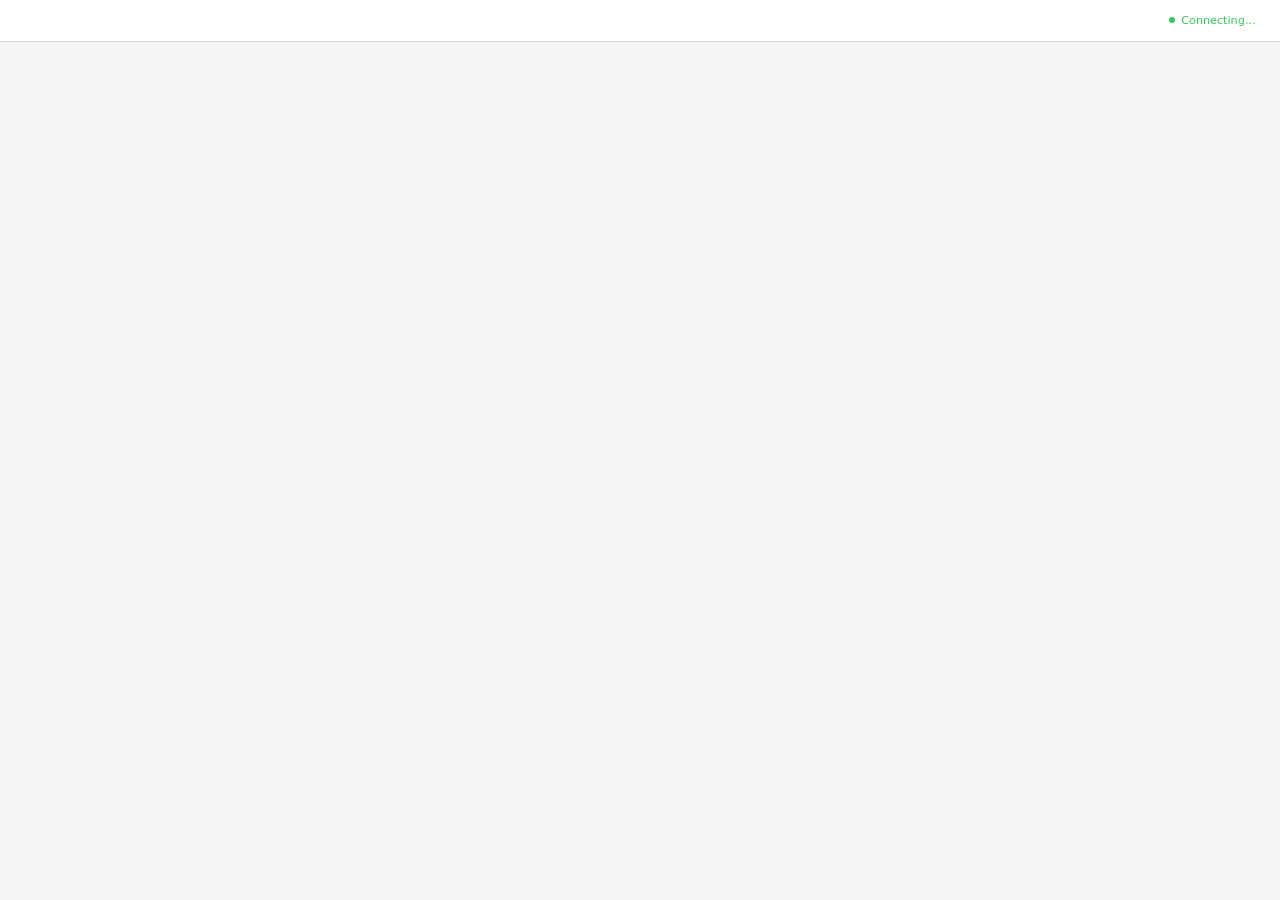
<file: skills/brainstorming/scripts/frame-template.html>
<!DOCTYPE html>
<html>
<head>
  <meta charset="utf-8">
  <title>Superpowers Brainstorming</title>
  <style>
    /*
     * BRAINSTORM COMPANION FRAME TEMPLATE
     *
     * This template provides a consistent frame with:
     * - OS-aware light/dark theming
     * - Header branding and connection status
     * - Scrollable main content area
     * - CSS helpers for common UI patterns
     *
     * Content is injected via placeholder comment in #frame-content.
     */

    * { box-sizing: border-box; margin: 0; padding: 0; }
    html, body { height: 100%; overflow: hidden; }

    /* ===== THEME VARIABLES ===== */
    :root {
      --bg-primary: #f5f5f7;
      --bg-secondary: #ffffff;
      --bg-tertiary: #e5e5e7;
      --border: #d1d1d6;
      --text-primary: #1d1d1f;
      --text-secondary: #86868b;
      --text-tertiary: #aeaeb2;
      --accent: #0071e3;
      --accent-hover: #0077ed;
      --success: #34c759;
      --warning: #ff9f0a;
      --error: #ff3b30;
      --selected-bg: #e8f4fd;
      --selected-border: #0071e3;
    }

    @media (prefers-color-scheme: dark) {
      :root {
        --bg-primary: #1d1d1f;
        --bg-secondary: #2d2d2f;
        --bg-tertiary: #3d3d3f;
        --border: #424245;
        --text-primary: #f5f5f7;
        --text-secondary: #86868b;
        --text-tertiary: #636366;
        --accent: #0a84ff;
        --accent-hover: #409cff;
        --selected-bg: rgba(10, 132, 255, 0.15);
        --selected-border: #0a84ff;
      }
    }

    body {
      font-family: system-ui, -apple-system, BlinkMacSystemFont, sans-serif;
      background: var(--bg-primary);
      color: var(--text-primary);
      display: flex;
      flex-direction: column;
      line-height: 1.5;
    }

    /* ===== FRAME STRUCTURE ===== */
    .brand { display: flex; align-items: center; min-width: 0; overflow: hidden; color: var(--text-secondary); line-height: 1; }
    .brand a { color: inherit; text-decoration: none; display: flex; align-items: center; gap: 0.5rem; min-width: 0; max-width: 100%; line-height: 1; }
    .brand-copy { display: block; min-width: 0; overflow: hidden; text-overflow: ellipsis; white-space: nowrap; line-height: 1; transform: translateY(-1px); }
    .brand-logo { display: block; height: 1em; width: auto; max-width: 180px; flex-shrink: 0; filter: invert(1); }
    @media (prefers-color-scheme: dark) {
      .brand-logo { filter: none; }
    }
    .status { font-size: 0.7rem; color: var(--status-color, var(--success)); display: flex; align-items: center; gap: 0.4rem; justify-self: end; white-space: nowrap; line-height: 1; }
    .status::before { content: ''; width: 6px; height: 6px; background: var(--status-color, var(--success)); border-radius: 50%; }

    .main { flex: 1; overflow-y: auto; }
    #frame-content { padding: 2rem; min-height: 100%; }

    .header {
      background: var(--bg-secondary);
      border-bottom: 1px solid var(--border);
      padding: 0.5rem 1.5rem;
      flex-shrink: 0;
      display: grid;
      grid-template-columns: minmax(0, 1fr) auto;
      align-items: center;
      gap: 1rem;
      min-height: 42px;
    }
    .header .brand { justify-self: start; width: 100%; font-size: 0.75rem; line-height: 1; }
    .header .status { grid-column: 2; line-height: 1; }
    .header span {
      font-size: 0.75rem;
      color: var(--text-secondary);
    }
    .header .selected-text {
      color: var(--accent);
      font-weight: 500;
    }

    /* ===== TYPOGRAPHY ===== */
    h2 { font-size: 1.5rem; font-weight: 600; margin-bottom: 0.5rem; }
    h3 { font-size: 1.1rem; font-weight: 600; margin-bottom: 0.25rem; }
    .subtitle { color: var(--text-secondary); margin-bottom: 1.5rem; }
    .section { margin-bottom: 2rem; }
    .label { font-size: 0.7rem; color: var(--text-secondary); text-transform: uppercase; letter-spacing: 0.05em; margin-bottom: 0.5rem; }

    /* ===== OPTIONS (for A/B/C choices) ===== */
    .options { display: flex; flex-direction: column; gap: 0.75rem; }
    .option {
      background: var(--bg-secondary);
      border: 2px solid var(--border);
      border-radius: 12px;
      padding: 1rem 1.25rem;
      cursor: pointer;
      transition: all 0.15s ease;
      display: flex;
      align-items: flex-start;
      gap: 1rem;
    }
    .option:hover { border-color: var(--accent); }
    .option.selected { background: var(--selected-bg); border-color: var(--selected-border); }
    .option .letter {
      background: var(--bg-tertiary);
      color: var(--text-secondary);
      width: 1.75rem; height: 1.75rem;
      border-radius: 6px;
      display: flex; align-items: center; justify-content: center;
      font-weight: 600; font-size: 0.85rem; flex-shrink: 0;
    }
    .option.selected .letter { background: var(--accent); color: white; }
    .option .content { flex: 1; }
    .option .content h3 { font-size: 0.95rem; margin-bottom: 0.15rem; }
    .option .content p { color: var(--text-secondary); font-size: 0.85rem; margin: 0; }

    /* ===== CARDS (for showing designs/mockups) ===== */
    .cards { display: grid; grid-template-columns: repeat(auto-fit, minmax(280px, 1fr)); gap: 1rem; }
    .card {
      background: var(--bg-secondary);
      border: 1px solid var(--border);
      border-radius: 12px;
      overflow: hidden;
      cursor: pointer;
      transition: all 0.15s ease;
    }
    .card:hover { border-color: var(--accent); transform: translateY(-2px); box-shadow: 0 4px 12px rgba(0,0,0,0.1); }
    .card.selected { border-color: var(--selected-border); border-width: 2px; }
    .card-image { background: var(--bg-tertiary); aspect-ratio: 16/10; display: flex; align-items: center; justify-content: center; }
    .card-body { padding: 1rem; }
    .card-body h3 { margin-bottom: 0.25rem; }
    .card-body p { color: var(--text-secondary); font-size: 0.85rem; }

    /* ===== MOCKUP CONTAINER ===== */
    .mockup {
      background: var(--bg-secondary);
      border: 1px solid var(--border);
      border-radius: 12px;
      overflow: hidden;
      margin-bottom: 1.5rem;
    }
    .mockup-header {
      background: var(--bg-tertiary);
      padding: 0.5rem 1rem;
      font-size: 0.75rem;
      color: var(--text-secondary);
      border-bottom: 1px solid var(--border);
    }
    .mockup-body { padding: 1.5rem; }

    /* ===== SPLIT VIEW (side-by-side comparison) ===== */
    .split { display: grid; grid-template-columns: 1fr 1fr; gap: 1.5rem; }
    @media (max-width: 700px) { .split { grid-template-columns: 1fr; } }

    /* ===== PROS/CONS ===== */
    .pros-cons { display: grid; grid-template-columns: 1fr 1fr; gap: 1rem; margin: 1rem 0; }
    .pros, .cons { background: var(--bg-secondary); border-radius: 8px; padding: 1rem; }
    .pros h4 { color: var(--success); font-size: 0.85rem; margin-bottom: 0.5rem; }
    .cons h4 { color: var(--error); font-size: 0.85rem; margin-bottom: 0.5rem; }
    .pros ul, .cons ul { margin-left: 1.25rem; font-size: 0.85rem; color: var(--text-secondary); }
    .pros li, .cons li { margin-bottom: 0.25rem; }

    /* ===== PLACEHOLDER (for mockup areas) ===== */
    .placeholder {
      background: var(--bg-tertiary);
      border: 2px dashed var(--border);
      border-radius: 8px;
      padding: 2rem;
      text-align: center;
      color: var(--text-tertiary);
    }

    /* ===== INLINE MOCKUP ELEMENTS ===== */
    .mock-nav { background: var(--accent); color: white; padding: 0.75rem 1rem; display: flex; gap: 1.5rem; font-size: 0.9rem; }
    .mock-sidebar { background: var(--bg-tertiary); padding: 1rem; min-width: 180px; }
    .mock-content { padding: 1.5rem; flex: 1; }
    .mock-button { background: var(--accent); color: white; border: none; padding: 0.5rem 1rem; border-radius: 6px; font-size: 0.85rem; }
    .mock-input { background: var(--bg-primary); border: 1px solid var(--border); border-radius: 6px; padding: 0.5rem; width: 100%; }
  </style>
</head>
<body>
  <div class="header">
    <!-- BRANDING -->
    <div class="status">Connecting…</div>
  </div>

  <div class="main">
    <div id="frame-content">
      <!-- CONTENT -->
    </div>
  </div>

</body>
</html>
</file>
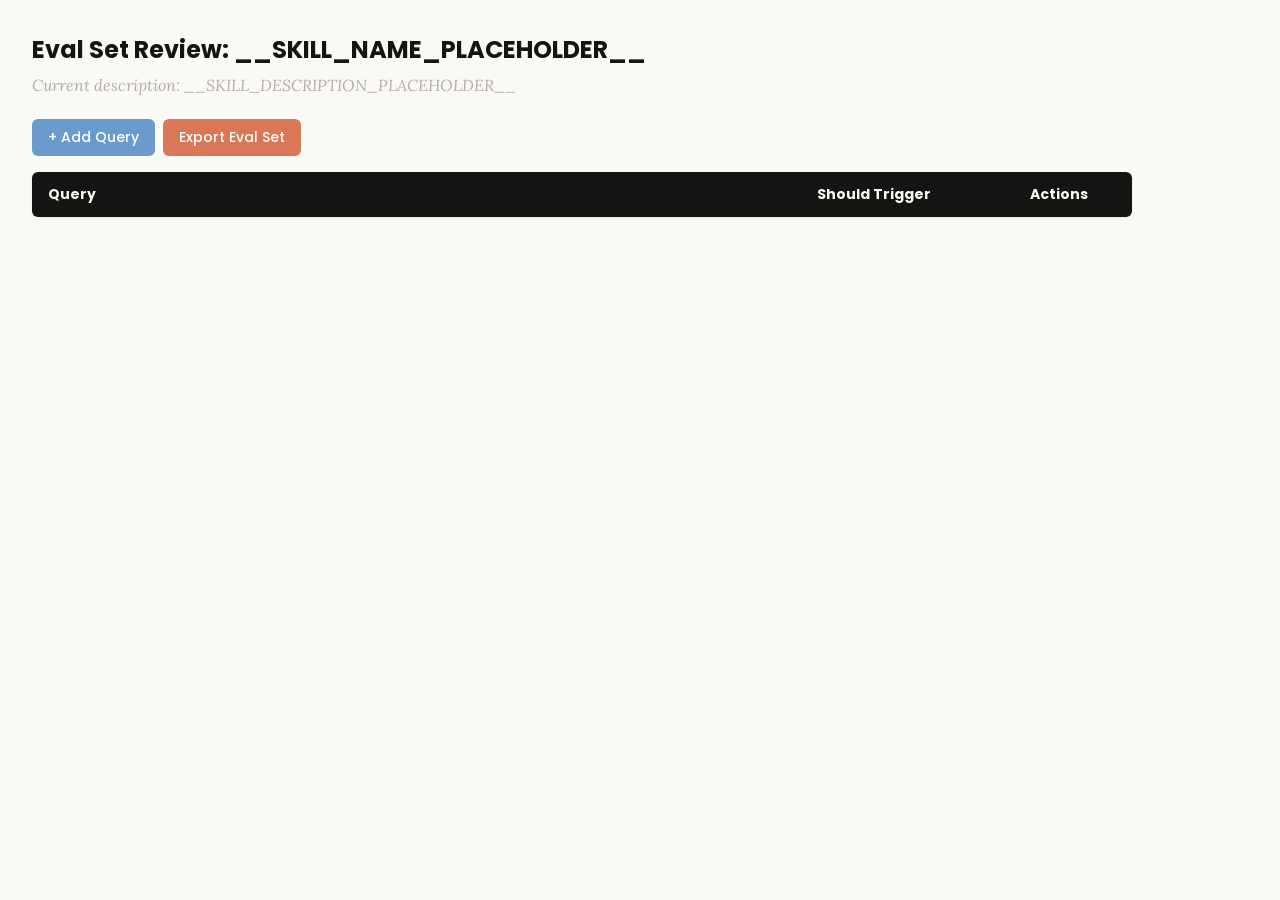
<file: skills/skill-creator/assets/eval_review.html>
<!DOCTYPE html>
<html lang="en">
<head>
  <meta charset="UTF-8">
  <meta name="viewport" content="width=device-width, initial-scale=1.0">
  <title>Eval Set Review - __SKILL_NAME_PLACEHOLDER__</title>
  <link rel="preconnect" href="https://fonts.googleapis.com">
  <link rel="preconnect" href="https://fonts.gstatic.com" crossorigin>
  <link href="https://fonts.googleapis.com/css2?family=Poppins:wght@500;600&family=Lora:wght@400;500&display=swap" rel="stylesheet">
  <style>
    * { box-sizing: border-box; margin: 0; padding: 0; }
    body { font-family: 'Lora', Georgia, serif; background: #faf9f5; padding: 2rem; color: #141413; }
    h1 { font-family: 'Poppins', sans-serif; margin-bottom: 0.5rem; font-size: 1.5rem; }
    .description { color: #b0aea5; margin-bottom: 1.5rem; font-style: italic; max-width: 900px; }
    .controls { margin-bottom: 1rem; display: flex; gap: 0.5rem; }
    .btn { font-family: 'Poppins', sans-serif; padding: 0.5rem 1rem; border: none; border-radius: 6px; cursor: pointer; font-size: 0.875rem; font-weight: 500; }
    .btn-add { background: #6a9bcc; color: white; }
    .btn-add:hover { background: #5889b8; }
    .btn-export { background: #d97757; color: white; }
    .btn-export:hover { background: #c4613f; }
    table { width: 100%; max-width: 1100px; border-collapse: collapse; background: white; border-radius: 6px; overflow: hidden; box-shadow: 0 1px 3px rgba(0,0,0,0.08); }
    th { font-family: 'Poppins', sans-serif; background: #141413; color: #faf9f5; padding: 0.75rem 1rem; text-align: left; font-size: 0.875rem; }
    td { padding: 0.75rem 1rem; border-bottom: 1px solid #e8e6dc; vertical-align: top; }
    tr:nth-child(even) td { background: #faf9f5; }
    tr:hover td { background: #f3f1ea; }
    .section-header td { background: #e8e6dc; font-family: 'Poppins', sans-serif; font-weight: 500; font-size: 0.8rem; color: #141413; text-transform: uppercase; letter-spacing: 0.05em; }
    .query-input { width: 100%; padding: 0.4rem; border: 1px solid #e8e6dc; border-radius: 4px; font-size: 0.875rem; font-family: 'Lora', Georgia, serif; resize: vertical; min-height: 60px; }
    .query-input:focus { outline: none; border-color: #d97757; box-shadow: 0 0 0 2px rgba(217,119,87,0.15); }
    .toggle { position: relative; display: inline-block; width: 44px; height: 24px; }
    .toggle input { opacity: 0; width: 0; height: 0; }
    .toggle .slider { position: absolute; inset: 0; background: #b0aea5; border-radius: 24px; cursor: pointer; transition: 0.2s; }
    .toggle .slider::before { content: ""; position: absolute; width: 18px; height: 18px; left: 3px; bottom: 3px; background: white; border-radius: 50%; transition: 0.2s; }
    .toggle input:checked + .slider { background: #d97757; }
    .toggle input:checked + .slider::before { transform: translateX(20px); }
    .btn-delete { background: #c44; color: white; padding: 0.3rem 0.6rem; border: none; border-radius: 4px; cursor: pointer; font-size: 0.75rem; font-family: 'Poppins', sans-serif; }
    .btn-delete:hover { background: #a33; }
    .summary { margin-top: 1rem; color: #b0aea5; font-size: 0.875rem; }
  </style>
</head>
<body>
  <h1>Eval Set Review: <span id="skill-name">__SKILL_NAME_PLACEHOLDER__</span></h1>
  <p class="description">Current description: <span id="skill-desc">__SKILL_DESCRIPTION_PLACEHOLDER__</span></p>

  <div class="controls">
    <button class="btn btn-add" onclick="addRow()">+ Add Query</button>
    <button class="btn btn-export" onclick="exportEvalSet()">Export Eval Set</button>
  </div>

  <table>
    <thead>
      <tr>
        <th style="width:65%">Query</th>
        <th style="width:18%">Should Trigger</th>
        <th style="width:10%">Actions</th>
      </tr>
    </thead>
    <tbody id="eval-body"></tbody>
  </table>

  <p class="summary" id="summary"></p>

  <script>
    const EVAL_DATA = __EVAL_DATA_PLACEHOLDER__;

    let evalItems = [...EVAL_DATA];

    function render() {
      const tbody = document.getElementById('eval-body');
      tbody.innerHTML = '';

      // Sort: should-trigger first, then should-not-trigger
      const sorted = evalItems
        .map((item, origIdx) => ({ ...item, origIdx }))
        .sort((a, b) => (b.should_trigger ? 1 : 0) - (a.should_trigger ? 1 : 0));

      let lastGroup = null;
      sorted.forEach(item => {
        const group = item.should_trigger ? 'trigger' : 'no-trigger';
        if (group !== lastGroup) {
          const headerRow = document.createElement('tr');
          headerRow.className = 'section-header';
          headerRow.innerHTML = `<td colspan="3">${item.should_trigger ? 'Should Trigger' : 'Should NOT Trigger'}</td>`;
          tbody.appendChild(headerRow);
          lastGroup = group;
        }

        const idx = item.origIdx;
        const tr = document.createElement('tr');
        tr.innerHTML = `
          <td><textarea class="query-input" onchange="updateQuery(${idx}, this.value)">${escapeHtml(item.query)}</textarea></td>
          <td>
            <label class="toggle">
              <input type="checkbox" ${item.should_trigger ? 'checked' : ''} onchange="updateTrigger(${idx}, this.checked)">
              <span class="slider"></span>
            </label>
            <span style="margin-left:8px;font-size:0.8rem;color:#b0aea5">${item.should_trigger ? 'Yes' : 'No'}</span>
          </td>
          <td><button class="btn-delete" onclick="deleteRow(${idx})">Delete</button></td>
        `;
        tbody.appendChild(tr);
      });
      updateSummary();
    }

    function escapeHtml(text) {
      const div = document.createElement('div');
      div.textContent = text;
      return div.innerHTML;
    }

    function updateQuery(idx, value) { evalItems[idx].query = value; updateSummary(); }
    function updateTrigger(idx, value) { evalItems[idx].should_trigger = value; render(); }
    function deleteRow(idx) { evalItems.splice(idx, 1); render(); }

    function addRow() {
      evalItems.push({ query: '', should_trigger: true });
      render();
      const inputs = document.querySelectorAll('.query-input');
      inputs[inputs.length - 1].focus();
    }

    function updateSummary() {
      const trigger = evalItems.filter(i => i.should_trigger).length;
      const noTrigger = evalItems.filter(i => !i.should_trigger).length;
      document.getElementById('summary').textContent =
        `${evalItems.length} queries total: ${trigger} should trigger, ${noTrigger} should not trigger`;
    }

    function exportEvalSet() {
      const valid = evalItems.filter(i => i.query.trim() !== '');
      const data = valid.map(i => ({ query: i.query.trim(), should_trigger: i.should_trigger }));
      const blob = new Blob([JSON.stringify(data, null, 2)], { type: 'application/json' });
      const url = URL.createObjectURL(blob);
      const a = document.createElement('a');
      a.href = url;
      a.download = 'eval_set.json';
      document.body.appendChild(a);
      a.click();
      document.body.removeChild(a);
      URL.revokeObjectURL(url);
    }

    render();
  </script>
</body>
</html>
</file>
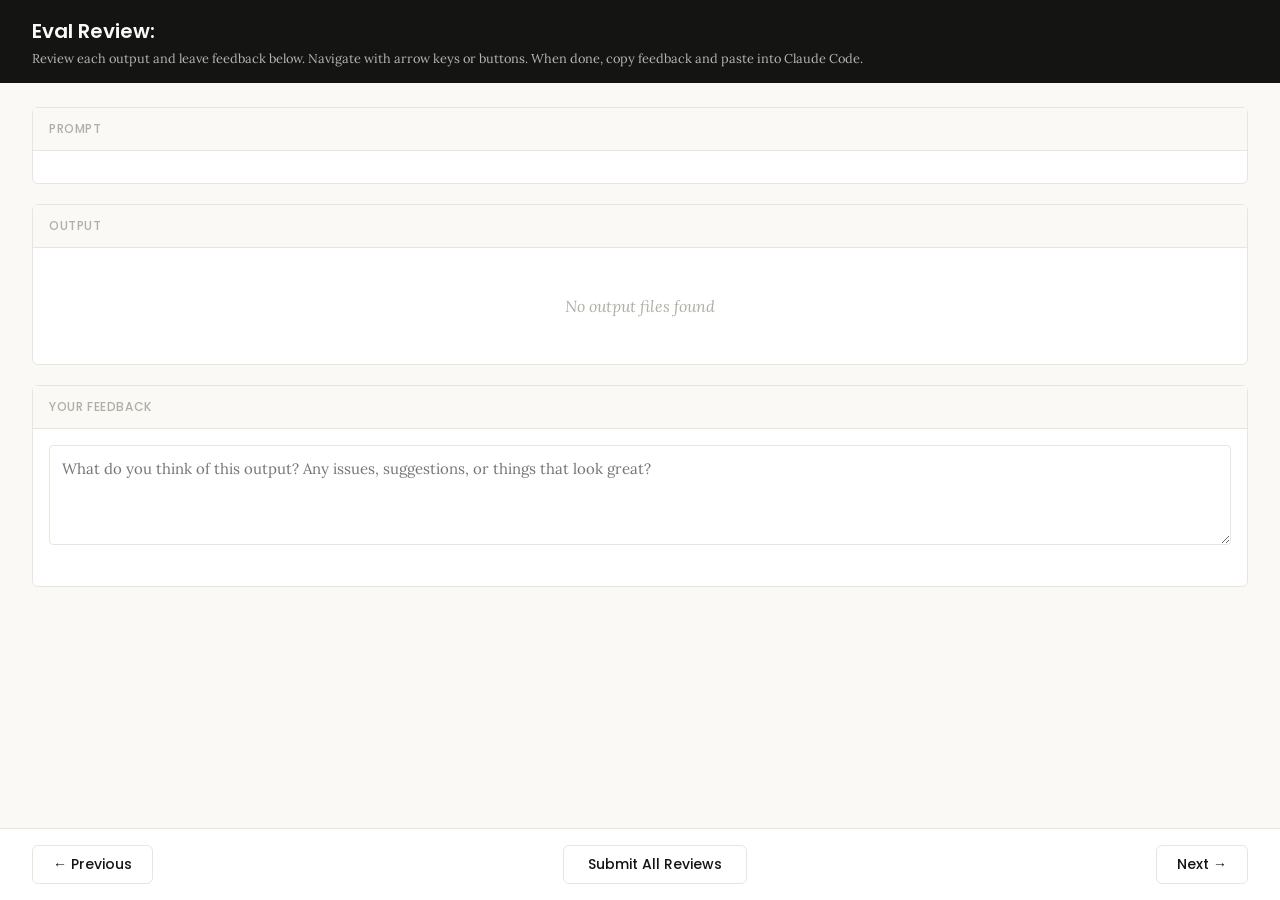
<file: skills/skill-creator/eval-viewer/viewer.html>
<!DOCTYPE html>
<html lang="en">
<head>
  <meta charset="UTF-8">
  <meta name="viewport" content="width=device-width, initial-scale=1.0">
  <title>Eval Review</title>
  <link rel="preconnect" href="https://fonts.googleapis.com">
  <link rel="preconnect" href="https://fonts.gstatic.com" crossorigin>
  <link href="https://fonts.googleapis.com/css2?family=Poppins:wght@500;600&family=Lora:wght@400;500&display=swap" rel="stylesheet">
  <script src="https://cdn.sheetjs.com/xlsx-0.20.3/package/dist/xlsx.full.min.js" integrity="sha384-EnyY0/GSHQGSxSgMwaIPzSESbqoOLSexfnSMN2AP+39Ckmn92stwABZynq1JyzdT" crossorigin="anonymous"></script>
  <style>
    :root {
      --bg: #faf9f5;
      --surface: #ffffff;
      --border: #e8e6dc;
      --text: #141413;
      --text-muted: #b0aea5;
      --accent: #d97757;
      --accent-hover: #c4613f;
      --green: #788c5d;
      --green-bg: #eef2e8;
      --red: #c44;
      --red-bg: #fceaea;
      --header-bg: #141413;
      --header-text: #faf9f5;
      --radius: 6px;
    }

    * { box-sizing: border-box; margin: 0; padding: 0; }

    body {
      font-family: 'Lora', Georgia, serif;
      background: var(--bg);
      color: var(--text);
      height: 100vh;
      display: flex;
      flex-direction: column;
    }

    /* ---- Header ---- */
    .header {
      background: var(--header-bg);
      color: var(--header-text);
      padding: 1rem 2rem;
      display: flex;
      justify-content: space-between;
      align-items: center;
      flex-shrink: 0;
    }
    .header h1 {
      font-family: 'Poppins', sans-serif;
      font-size: 1.25rem;
      font-weight: 600;
    }
    .header .instructions {
      font-size: 0.8rem;
      opacity: 0.7;
      margin-top: 0.25rem;
    }
    .header .progress {
      font-size: 0.875rem;
      opacity: 0.8;
      text-align: right;
    }

    /* ---- Main content ---- */
    .main {
      flex: 1;
      overflow-y: auto;
      padding: 1.5rem 2rem;
      display: flex;
      flex-direction: column;
      gap: 1.25rem;
    }

    /* ---- Sections ---- */
    .section {
      background: var(--surface);
      border: 1px solid var(--border);
      border-radius: var(--radius);
      flex-shrink: 0;
    }
    .section-header {
      font-family: 'Poppins', sans-serif;
      padding: 0.75rem 1rem;
      font-size: 0.75rem;
      font-weight: 500;
      text-transform: uppercase;
      letter-spacing: 0.05em;
      color: var(--text-muted);
      border-bottom: 1px solid var(--border);
      background: var(--bg);
    }
    .section-body {
      padding: 1rem;
    }

    /* ---- Config badge ---- */
    .config-badge {
      display: inline-block;
      padding: 0.2rem 0.625rem;
      border-radius: 9999px;
      font-family: 'Poppins', sans-serif;
      font-size: 0.6875rem;
      font-weight: 600;
      text-transform: uppercase;
      letter-spacing: 0.03em;
      margin-left: 0.75rem;
      vertical-align: middle;
    }
    .config-badge.config-primary {
      background: rgba(33, 150, 243, 0.12);
      color: #1976d2;
    }
    .config-badge.config-baseline {
      background: rgba(255, 193, 7, 0.15);
      color: #f57f17;
    }

    /* ---- Prompt ---- */
    .prompt-text {
      white-space: pre-wrap;
      font-size: 0.9375rem;
      line-height: 1.6;
    }

    /* ---- Outputs ---- */
    .output-file {
      border: 1px solid var(--border);
      border-radius: var(--radius);
      overflow: hidden;
    }
    .output-file + .output-file {
      margin-top: 1rem;
    }
    .output-file-header {
      padding: 0.5rem 0.75rem;
      font-size: 0.8rem;
      font-weight: 600;
      color: var(--text-muted);
      background: var(--bg);
      border-bottom: 1px solid var(--border);
      font-family: 'SF Mono', SFMono-Regular, Consolas, 'Liberation Mono', Menlo, monospace;
      display: flex;
      justify-content: space-between;
      align-items: center;
    }
    .output-file-header .dl-btn {
      font-size: 0.7rem;
      color: var(--accent);
      text-decoration: none;
      cursor: pointer;
      font-family: -apple-system, BlinkMacSystemFont, 'Segoe UI', sans-serif;
      font-weight: 500;
      opacity: 0.8;
    }
    .output-file-header .dl-btn:hover {
      opacity: 1;
      text-decoration: underline;
    }
    .output-file-content {
      padding: 0.75rem;
      overflow-x: auto;
    }
    .output-file-content pre {
      font-size: 0.8125rem;
      line-height: 1.5;
      white-space: pre-wrap;
      word-break: break-word;
      font-family: 'SF Mono', SFMono-Regular, Consolas, 'Liberation Mono', Menlo, monospace;
    }
    .output-file-content img {
      max-width: 100%;
      height: auto;
      border-radius: 4px;
    }
    .output-file-content iframe {
      width: 100%;
      height: 600px;
      border: none;
    }
    .output-file-content table {
      border-collapse: collapse;
      font-size: 0.8125rem;
      width: 100%;
    }
    .output-file-content table td,
    .output-file-content table th {
      border: 1px solid var(--border);
      padding: 0.375rem 0.5rem;
      text-align: left;
    }
    .output-file-content table th {
      background: var(--bg);
      font-weight: 600;
    }
    .output-file-content .download-link {
      display: inline-flex;
      align-items: center;
      gap: 0.5rem;
      padding: 0.5rem 1rem;
      background: var(--bg);
      border: 1px solid var(--border);
      border-radius: 4px;
      color: var(--accent);
      text-decoration: none;
      font-size: 0.875rem;
      cursor: pointer;
    }
    .output-file-content .download-link:hover {
      background: var(--border);
    }
    .empty-state {
      color: var(--text-muted);
      font-style: italic;
      padding: 2rem;
      text-align: center;
    }

    /* ---- Feedback ---- */
    .prev-feedback {
      background: var(--bg);
      border: 1px solid var(--border);
      border-radius: 4px;
      padding: 0.625rem 0.75rem;
      margin-top: 0.75rem;
      font-size: 0.8125rem;
      color: var(--text-muted);
      line-height: 1.5;
    }
    .prev-feedback-label {
      font-size: 0.7rem;
      font-weight: 600;
      text-transform: uppercase;
      letter-spacing: 0.04em;
      margin-bottom: 0.25rem;
      color: var(--text-muted);
    }
    .feedback-textarea {
      width: 100%;
      min-height: 100px;
      padding: 0.75rem;
      border: 1px solid var(--border);
      border-radius: 4px;
      font-family: inherit;
      font-size: 0.9375rem;
      line-height: 1.5;
      resize: vertical;
      color: var(--text);
    }
    .feedback-textarea:focus {
      outline: none;
      border-color: var(--accent);
      box-shadow: 0 0 0 3px rgba(37, 99, 235, 0.1);
    }
    .feedback-status {
      font-size: 0.75rem;
      color: var(--text-muted);
      margin-top: 0.5rem;
      min-height: 1.1em;
    }

    /* ---- Grades (collapsible) ---- */
    .grades-toggle {
      display: flex;
      align-items: center;
      cursor: pointer;
      user-select: none;
    }
    .grades-toggle:hover {
      color: var(--accent);
    }
    .grades-toggle .arrow {
      margin-right: 0.5rem;
      transition: transform 0.15s;
      font-size: 0.75rem;
    }
    .grades-toggle .arrow.open {
      transform: rotate(90deg);
    }
    .grades-content {
      display: none;
      margin-top: 0.75rem;
    }
    .grades-content.open {
      display: block;
    }
    .grades-summary {
      font-size: 0.875rem;
      margin-bottom: 0.75rem;
      display: flex;
      align-items: center;
      gap: 0.5rem;
    }
    .grade-badge {
      display: inline-block;
      padding: 0.125rem 0.5rem;
      border-radius: 9999px;
      font-size: 0.75rem;
      font-weight: 600;
    }
    .grade-pass { background: var(--green-bg); color: var(--green); }
    .grade-fail { background: var(--red-bg); color: var(--red); }
    .assertion-list {
      list-style: none;
    }
    .assertion-item {
      padding: 0.625rem 0;
      border-bottom: 1px solid var(--border);
      font-size: 0.8125rem;
    }
    .assertion-item:last-child { border-bottom: none; }
    .assertion-status {
      font-weight: 600;
      margin-right: 0.5rem;
    }
    .assertion-status.pass { color: var(--green); }
    .assertion-status.fail { color: var(--red); }
    .assertion-evidence {
      color: var(--text-muted);
      font-size: 0.75rem;
      margin-top: 0.25rem;
      padding-left: 1.5rem;
    }

    /* ---- View tabs ---- */
    .view-tabs {
      display: flex;
      gap: 0;
      padding: 0 2rem;
      background: var(--bg);
      border-bottom: 1px solid var(--border);
      flex-shrink: 0;
    }
    .view-tab {
      font-family: 'Poppins', sans-serif;
      padding: 0.625rem 1.25rem;
      font-size: 0.8125rem;
      font-weight: 500;
      cursor: pointer;
      border: none;
      background: none;
      color: var(--text-muted);
      border-bottom: 2px solid transparent;
      transition: all 0.15s;
    }
    .view-tab:hover { color: var(--text); }
    .view-tab.active {
      color: var(--accent);
      border-bottom-color: var(--accent);
    }
    .view-panel { display: none; }
    .view-panel.active { display: flex; flex-direction: column; flex: 1; overflow: hidden; }

    /* ---- Benchmark view ---- */
    .benchmark-view {
      padding: 1.5rem 2rem;
      overflow-y: auto;
      flex: 1;
    }
    .benchmark-table {
      border-collapse: collapse;
      background: var(--surface);
      border: 1px solid var(--border);
      border-radius: var(--radius);
      font-size: 0.8125rem;
      width: 100%;
      margin-bottom: 1.5rem;
    }
    .benchmark-table th, .benchmark-table td {
      padding: 0.625rem 0.75rem;
      text-align: left;
      border: 1px solid var(--border);
    }
    .benchmark-table th {
      font-family: 'Poppins', sans-serif;
      background: var(--header-bg);
      color: var(--header-text);
      font-weight: 500;
      font-size: 0.75rem;
      text-transform: uppercase;
      letter-spacing: 0.04em;
    }
    .benchmark-table tr:hover { background: var(--bg); }
    .benchmark-table tr.benchmark-row-with { background: rgba(33, 150, 243, 0.06); }
    .benchmark-table tr.benchmark-row-without { background: rgba(255, 193, 7, 0.06); }
    .benchmark-table tr.benchmark-row-with:hover { background: rgba(33, 150, 243, 0.12); }
    .benchmark-table tr.benchmark-row-without:hover { background: rgba(255, 193, 7, 0.12); }
    .benchmark-table tr.benchmark-row-avg { font-weight: 600; border-top: 2px solid var(--border); }
    .benchmark-table tr.benchmark-row-avg.benchmark-row-with { background: rgba(33, 150, 243, 0.12); }
    .benchmark-table tr.benchmark-row-avg.benchmark-row-without { background: rgba(255, 193, 7, 0.12); }
    .benchmark-delta-positive { color: var(--green); font-weight: 600; }
    .benchmark-delta-negative { color: var(--red); font-weight: 600; }
    .benchmark-notes {
      background: var(--surface);
      border: 1px solid var(--border);
      border-radius: var(--radius);
      padding: 1rem;
    }
    .benchmark-notes h3 {
      font-family: 'Poppins', sans-serif;
      font-size: 0.875rem;
      margin-bottom: 0.75rem;
    }
    .benchmark-notes ul {
      list-style: disc;
      padding-left: 1.25rem;
    }
    .benchmark-notes li {
      font-size: 0.8125rem;
      line-height: 1.6;
      margin-bottom: 0.375rem;
    }
    .benchmark-empty {
      color: var(--text-muted);
      font-style: italic;
      text-align: center;
      padding: 3rem;
    }

    /* ---- Navigation ---- */
    .nav {
      display: flex;
      justify-content: space-between;
      align-items: center;
      padding: 1rem 2rem;
      border-top: 1px solid var(--border);
      background: var(--surface);
      flex-shrink: 0;
    }
    .nav-btn {
      font-family: 'Poppins', sans-serif;
      padding: 0.5rem 1.25rem;
      border: 1px solid var(--border);
      border-radius: var(--radius);
      background: var(--surface);
      cursor: pointer;
      font-size: 0.875rem;
      font-weight: 500;
      color: var(--text);
      transition: all 0.15s;
    }
    .nav-btn:hover:not(:disabled) {
      background: var(--bg);
      border-color: var(--text-muted);
    }
    .nav-btn:disabled {
      opacity: 0.4;
      cursor: not-allowed;
    }
    .done-btn {
      font-family: 'Poppins', sans-serif;
      padding: 0.5rem 1.5rem;
      border: 1px solid var(--border);
      border-radius: var(--radius);
      background: var(--surface);
      color: var(--text);
      cursor: pointer;
      font-size: 0.875rem;
      font-weight: 500;
      transition: all 0.15s;
    }
    .done-btn:hover {
      background: var(--bg);
      border-color: var(--text-muted);
    }
    .done-btn.ready {
      border: none;
      background: var(--accent);
      color: white;
      font-weight: 600;
    }
    .done-btn.ready:hover {
      background: var(--accent-hover);
    }
    /* ---- Done overlay ---- */
    .done-overlay {
      display: none;
      position: fixed;
      inset: 0;
      background: rgba(0, 0, 0, 0.5);
      z-index: 100;
      justify-content: center;
      align-items: center;
    }
    .done-overlay.visible {
      display: flex;
    }
    .done-card {
      background: var(--surface);
      border-radius: 12px;
      padding: 2rem 3rem;
      text-align: center;
      box-shadow: 0 20px 60px rgba(0, 0, 0, 0.3);
      max-width: 500px;
    }
    .done-card h2 {
      font-size: 1.5rem;
      margin-bottom: 0.5rem;
    }
    .done-card p {
      color: var(--text-muted);
      margin-bottom: 1.5rem;
      line-height: 1.5;
    }
    .done-card .btn-row {
      display: flex;
      gap: 0.5rem;
      justify-content: center;
    }
    .done-card button {
      padding: 0.5rem 1.25rem;
      border: 1px solid var(--border);
      border-radius: var(--radius);
      background: var(--surface);
      cursor: pointer;
      font-size: 0.875rem;
    }
    .done-card button:hover {
      background: var(--bg);
    }
    /* ---- Toast ---- */
    .toast {
      position: fixed;
      bottom: 5rem;
      left: 50%;
      transform: translateX(-50%);
      background: var(--header-bg);
      color: var(--header-text);
      padding: 0.625rem 1.25rem;
      border-radius: var(--radius);
      font-size: 0.875rem;
      opacity: 0;
      transition: opacity 0.3s;
      pointer-events: none;
      z-index: 200;
    }
    .toast.visible {
      opacity: 1;
    }
  </style>
</head>
<body>
  <div id="app" style="height:100vh; display:flex; flex-direction:column;">
    <div class="header">
      <div>
        <h1>Eval Review: <span id="skill-name"></span></h1>
        <div class="instructions">Review each output and leave feedback below. Navigate with arrow keys or buttons. When done, copy feedback and paste into Claude Code.</div>
      </div>
      <div class="progress" id="progress"></div>
    </div>

    <!-- View tabs (only shown when benchmark data exists) -->
    <div class="view-tabs" id="view-tabs" style="display:none;">
      <button class="view-tab active" onclick="switchView('outputs')">Outputs</button>
      <button class="view-tab" onclick="switchView('benchmark')">Benchmark</button>
    </div>

    <!-- Outputs panel (qualitative review) -->
    <div class="view-panel active" id="panel-outputs">
    <div class="main">
      <!-- Prompt -->
      <div class="section">
        <div class="section-header">Prompt <span class="config-badge" id="config-badge" style="display:none;"></span></div>
        <div class="section-body">
          <div class="prompt-text" id="prompt-text"></div>
        </div>
      </div>

      <!-- Outputs -->
      <div class="section">
        <div class="section-header">Output</div>
        <div class="section-body" id="outputs-body">
          <div class="empty-state">No output files found</div>
        </div>
      </div>

      <!-- Previous Output (collapsible) -->
      <div class="section" id="prev-outputs-section" style="display:none;">
        <div class="section-header">
          <div class="grades-toggle" onclick="togglePrevOutputs()">
            <span class="arrow" id="prev-outputs-arrow">&#9654;</span>
            Previous Output
          </div>
        </div>
        <div class="grades-content" id="prev-outputs-content"></div>
      </div>

      <!-- Grades (collapsible) -->
      <div class="section" id="grades-section" style="display:none;">
        <div class="section-header">
          <div class="grades-toggle" onclick="toggleGrades()">
            <span class="arrow" id="grades-arrow">&#9654;</span>
            Formal Grades
          </div>
        </div>
        <div class="grades-content" id="grades-content"></div>
      </div>

      <!-- Feedback -->
      <div class="section">
        <div class="section-header">Your Feedback</div>
        <div class="section-body">
          <textarea
            class="feedback-textarea"
            id="feedback"
            placeholder="What do you think of this output? Any issues, suggestions, or things that look great?"
          ></textarea>
          <div class="feedback-status" id="feedback-status"></div>
          <div class="prev-feedback" id="prev-feedback" style="display:none;">
            <div class="prev-feedback-label">Previous feedback</div>
            <div id="prev-feedback-text"></div>
          </div>
        </div>
      </div>
    </div>

    <div class="nav" id="outputs-nav">
      <button class="nav-btn" id="prev-btn" onclick="navigate(-1)">&#8592; Previous</button>
      <button class="done-btn" id="done-btn" onclick="showDoneDialog()">Submit All Reviews</button>
      <button class="nav-btn" id="next-btn" onclick="navigate(1)">Next &#8594;</button>
    </div>
    </div><!-- end panel-outputs -->

    <!-- Benchmark panel (quantitative stats) -->
    <div class="view-panel" id="panel-benchmark">
      <div class="benchmark-view" id="benchmark-content">
        <div class="benchmark-empty">No benchmark data available. Run a benchmark to see quantitative results here.</div>
      </div>
    </div>
  </div>

  <!-- Done overlay -->
  <div class="done-overlay" id="done-overlay">
    <div class="done-card">
      <h2>Review Complete</h2>
      <p>Your feedback has been saved. Go back to your Claude Code session and tell Claude you're done reviewing.</p>
      <div class="btn-row">
        <button onclick="closeDoneDialog()">OK</button>
      </div>
    </div>
  </div>

  <!-- Toast -->
  <div class="toast" id="toast"></div>

  <script>
    // ---- Embedded data (injected by generate_review.py) ----
    /*__EMBEDDED_DATA__*/

    // ---- State ----
    let feedbackMap = {};  // run_id -> feedback text
    let currentIndex = 0;
    let visitedRuns = new Set();

    // ---- Init ----
    async function init() {
      // Load saved feedback from server — but only if this isn't a fresh
      // iteration (indicated by previous_feedback being present). When
      // previous feedback exists, the feedback.json on disk is stale from
      // the prior iteration and should not pre-fill the textareas.
      const hasPrevious = Object.keys(EMBEDDED_DATA.previous_feedback || {}).length > 0
        || Object.keys(EMBEDDED_DATA.previous_outputs || {}).length > 0;
      if (!hasPrevious) {
        try {
          const resp = await fetch("/api/feedback");
          const data = await resp.json();
          if (data.reviews) {
            for (const r of data.reviews) feedbackMap[r.run_id] = r.feedback;
          }
        } catch { /* first run, no feedback yet */ }
      }

      document.getElementById("skill-name").textContent = EMBEDDED_DATA.skill_name;
      showRun(0);

      // Wire up feedback auto-save
      const textarea = document.getElementById("feedback");
      let saveTimeout = null;
      textarea.addEventListener("input", () => {
        clearTimeout(saveTimeout);
        document.getElementById("feedback-status").textContent = "";
        saveTimeout = setTimeout(() => saveCurrentFeedback(), 800);
      });
    }

    // ---- Navigation ----
    function navigate(delta) {
      const newIndex = currentIndex + delta;
      if (newIndex >= 0 && newIndex < EMBEDDED_DATA.runs.length) {
        saveCurrentFeedback();
        showRun(newIndex);
      }
    }

    function updateNavButtons() {
      document.getElementById("prev-btn").disabled = currentIndex === 0;
      document.getElementById("next-btn").disabled =
        currentIndex === EMBEDDED_DATA.runs.length - 1;
    }

    // ---- Show a run ----
    function showRun(index) {
      currentIndex = index;
      const run = EMBEDDED_DATA.runs[index];

      // Progress
      document.getElementById("progress").textContent =
        `${index + 1} of ${EMBEDDED_DATA.runs.length}`;

      // Prompt
      document.getElementById("prompt-text").textContent = run.prompt;

      // Config badge
      const badge = document.getElementById("config-badge");
      const configMatch = run.id.match(/(with_skill|without_skill|new_skill|old_skill)/);
      if (configMatch) {
        const config = configMatch[1];
        const isBaseline = config === "without_skill" || config === "old_skill";
        badge.textContent = config.replace(/_/g, " ");
        badge.className = "config-badge " + (isBaseline ? "config-baseline" : "config-primary");
        badge.style.display = "inline-block";
      } else {
        badge.style.display = "none";
      }

      // Outputs
      renderOutputs(run);

      // Previous outputs
      renderPrevOutputs(run);

      // Grades
      renderGrades(run);

      // Previous feedback
      const prevFb = (EMBEDDED_DATA.previous_feedback || {})[run.id];
      const prevEl = document.getElementById("prev-feedback");
      if (prevFb) {
        document.getElementById("prev-feedback-text").textContent = prevFb;
        prevEl.style.display = "block";
      } else {
        prevEl.style.display = "none";
      }

      // Feedback
      document.getElementById("feedback").value = feedbackMap[run.id] || "";
      document.getElementById("feedback-status").textContent = "";

      updateNavButtons();

      // Track visited runs and promote done button when all visited
      visitedRuns.add(index);
      const doneBtn = document.getElementById("done-btn");
      if (visitedRuns.size >= EMBEDDED_DATA.runs.length) {
        doneBtn.classList.add("ready");
      }

      // Scroll main content to top
      document.querySelector(".main").scrollTop = 0;
    }

    // ---- Render outputs ----
    function renderOutputs(run) {
      const container = document.getElementById("outputs-body");
      container.innerHTML = "";

      const outputs = run.outputs || [];
      if (outputs.length === 0) {
        container.innerHTML = '<div class="empty-state">No output files</div>';
        return;
      }

      for (const file of outputs) {
        const fileDiv = document.createElement("div");
        fileDiv.className = "output-file";

        // Always show file header with download link
        const header = document.createElement("div");
        header.className = "output-file-header";
        const nameSpan = document.createElement("span");
        nameSpan.textContent = file.name;
        header.appendChild(nameSpan);
        const dlBtn = document.createElement("a");
        dlBtn.className = "dl-btn";
        dlBtn.textContent = "Download";
        dlBtn.download = file.name;
        dlBtn.href = getDownloadUri(file);
        header.appendChild(dlBtn);
        fileDiv.appendChild(header);

        const content = document.createElement("div");
        content.className = "output-file-content";

        if (file.type === "text") {
          const pre = document.createElement("pre");
          pre.textContent = file.content;
          content.appendChild(pre);
        } else if (file.type === "image") {
          const img = document.createElement("img");
          img.src = file.data_uri;
          img.alt = file.name;
          content.appendChild(img);
        } else if (file.type === "pdf") {
          const iframe = document.createElement("iframe");
          iframe.src = file.data_uri;
          content.appendChild(iframe);
        } else if (file.type === "xlsx") {
          renderXlsx(content, file.data_b64);
        } else if (file.type === "binary") {
          const a = document.createElement("a");
          a.className = "download-link";
          a.href = file.data_uri;
          a.download = file.name;
          a.textContent = "Download " + file.name;
          content.appendChild(a);
        } else if (file.type === "error") {
          const pre = document.createElement("pre");
          pre.textContent = file.content;
          pre.style.color = "var(--red)";
          content.appendChild(pre);
        }

        fileDiv.appendChild(content);
        container.appendChild(fileDiv);
      }
    }

    // ---- XLSX rendering via SheetJS ----
    function renderXlsx(container, b64Data) {
      try {
        const raw = Uint8Array.from(atob(b64Data), c => c.charCodeAt(0));
        const wb = XLSX.read(raw, { type: "array" });

        for (let i = 0; i < wb.SheetNames.length; i++) {
          const sheetName = wb.SheetNames[i];
          const ws = wb.Sheets[sheetName];

          if (wb.SheetNames.length > 1) {
            const sheetLabel = document.createElement("div");
            sheetLabel.style.cssText =
              "font-weight:600; font-size:0.8rem; color:#b0aea5; margin-top:0.5rem; margin-bottom:0.25rem;";
            sheetLabel.textContent = "Sheet: " + sheetName;
            container.appendChild(sheetLabel);
          }

          const htmlStr = XLSX.utils.sheet_to_html(ws, { editable: false });
          const wrapper = document.createElement("div");
          wrapper.innerHTML = htmlStr;
          container.appendChild(wrapper);
        }
      } catch (err) {
        container.textContent = "Error rendering spreadsheet: " + err.message;
      }
    }

    // ---- Grades ----
    function renderGrades(run) {
      const section = document.getElementById("grades-section");
      const content = document.getElementById("grades-content");

      if (!run.grading) {
        section.style.display = "none";
        return;
      }

      const grading = run.grading;
      section.style.display = "block";
      // Reset to collapsed
      content.classList.remove("open");
      document.getElementById("grades-arrow").classList.remove("open");

      const summary = grading.summary || {};
      const expectations = grading.expectations || [];

      let html = '<div style="padding: 1rem;">';

      // Summary line
      const passRate = summary.pass_rate != null
        ? Math.round(summary.pass_rate * 100) + "%"
        : "?";
      const badgeClass = summary.pass_rate >= 0.8 ? "grade-pass" : summary.pass_rate >= 0.5 ? "" : "grade-fail";
      html += '<div class="grades-summary">';
      html += '<span class="grade-badge ' + badgeClass + '">' + passRate + '</span>';
      html += '<span>' + (summary.passed || 0) + ' passed, ' + (summary.failed || 0) + ' failed of ' + (summary.total || 0) + '</span>';
      html += '</div>';

      // Assertions list
      html += '<ul class="assertion-list">';
      for (const exp of expectations) {
        const statusClass = exp.passed ? "pass" : "fail";
        const statusIcon = exp.passed ? "\u2713" : "\u2717";
        html += '<li class="assertion-item">';
        html += '<span class="assertion-status ' + statusClass + '">' + statusIcon + '</span>';
        html += '<span>' + escapeHtml(exp.text) + '</span>';
        if (exp.evidence) {
          html += '<div class="assertion-evidence">' + escapeHtml(exp.evidence) + '</div>';
        }
        html += '</li>';
      }
      html += '</ul>';

      html += '</div>';
      content.innerHTML = html;
    }

    function toggleGrades() {
      const content = document.getElementById("grades-content");
      const arrow = document.getElementById("grades-arrow");
      content.classList.toggle("open");
      arrow.classList.toggle("open");
    }

    // ---- Previous outputs (collapsible) ----
    function renderPrevOutputs(run) {
      const section = document.getElementById("prev-outputs-section");
      const content = document.getElementById("prev-outputs-content");
      const prevOutputs = (EMBEDDED_DATA.previous_outputs || {})[run.id];

      if (!prevOutputs || prevOutputs.length === 0) {
        section.style.display = "none";
        return;
      }

      section.style.display = "block";
      // Reset to collapsed
      content.classList.remove("open");
      document.getElementById("prev-outputs-arrow").classList.remove("open");

      // Render the files into the content area
      content.innerHTML = "";
      const wrapper = document.createElement("div");
      wrapper.style.padding = "1rem";

      for (const file of prevOutputs) {
        const fileDiv = document.createElement("div");
        fileDiv.className = "output-file";

        const header = document.createElement("div");
        header.className = "output-file-header";
        const nameSpan = document.createElement("span");
        nameSpan.textContent = file.name;
        header.appendChild(nameSpan);
        const dlBtn = document.createElement("a");
        dlBtn.className = "dl-btn";
        dlBtn.textContent = "Download";
        dlBtn.download = file.name;
        dlBtn.href = getDownloadUri(file);
        header.appendChild(dlBtn);
        fileDiv.appendChild(header);

        const fc = document.createElement("div");
        fc.className = "output-file-content";

        if (file.type === "text") {
          const pre = document.createElement("pre");
          pre.textContent = file.content;
          fc.appendChild(pre);
        } else if (file.type === "image") {
          const img = document.createElement("img");
          img.src = file.data_uri;
          img.alt = file.name;
          fc.appendChild(img);
        } else if (file.type === "pdf") {
          const iframe = document.createElement("iframe");
          iframe.src = file.data_uri;
          fc.appendChild(iframe);
        } else if (file.type === "xlsx") {
          renderXlsx(fc, file.data_b64);
        } else if (file.type === "binary") {
          const a = document.createElement("a");
          a.className = "download-link";
          a.href = file.data_uri;
          a.download = file.name;
          a.textContent = "Download " + file.name;
          fc.appendChild(a);
        }

        fileDiv.appendChild(fc);
        wrapper.appendChild(fileDiv);
      }

      content.appendChild(wrapper);
    }

    function togglePrevOutputs() {
      const content = document.getElementById("prev-outputs-content");
      const arrow = document.getElementById("prev-outputs-arrow");
      content.classList.toggle("open");
      arrow.classList.toggle("open");
    }

    // ---- Feedback (saved to server -> feedback.json) ----
    function saveCurrentFeedback() {
      const run = EMBEDDED_DATA.runs[currentIndex];
      const text = document.getElementById("feedback").value;

      if (text.trim() === "") {
        delete feedbackMap[run.id];
      } else {
        feedbackMap[run.id] = text;
      }

      // Build reviews array from map
      const reviews = [];
      for (const [run_id, feedback] of Object.entries(feedbackMap)) {
        if (feedback.trim()) {
          reviews.push({ run_id, feedback, timestamp: new Date().toISOString() });
        }
      }

      fetch("/api/feedback", {
        method: "POST",
        headers: { "Content-Type": "application/json" },
        body: JSON.stringify({ reviews, status: "in_progress" }),
      }).then(() => {
        document.getElementById("feedback-status").textContent = "Saved";
      }).catch(() => {
        // Static mode or server unavailable — no-op on auto-save,
        // feedback will be downloaded on final submit
        document.getElementById("feedback-status").textContent = "Will download on submit";
      });
    }

    // ---- Done ----
    function showDoneDialog() {
      // Save current textarea to feedbackMap (but don't POST yet)
      const run = EMBEDDED_DATA.runs[currentIndex];
      const text = document.getElementById("feedback").value;
      if (text.trim() === "") {
        delete feedbackMap[run.id];
      } else {
        feedbackMap[run.id] = text;
      }

      // POST once with status: complete — include ALL runs so the model
      // can distinguish "no feedback" (looks good) from "not reviewed"
      const reviews = [];
      const ts = new Date().toISOString();
      for (const r of EMBEDDED_DATA.runs) {
        reviews.push({ run_id: r.id, feedback: feedbackMap[r.id] || "", timestamp: ts });
      }
      const payload = JSON.stringify({ reviews, status: "complete" }, null, 2);
      fetch("/api/feedback", {
        method: "POST",
        headers: { "Content-Type": "application/json" },
        body: payload,
      }).then(() => {
        document.getElementById("done-overlay").classList.add("visible");
      }).catch(() => {
        // Server not available (static mode) — download as file
        const blob = new Blob([payload], { type: "application/json" });
        const url = URL.createObjectURL(blob);
        const a = document.createElement("a");
        a.href = url;
        a.download = "feedback.json";
        a.click();
        URL.revokeObjectURL(url);
        document.getElementById("done-overlay").classList.add("visible");
      });
    }

    function closeDoneDialog() {
      // Reset status back to in_progress
      saveCurrentFeedback();
      document.getElementById("done-overlay").classList.remove("visible");
    }

    // ---- Toast ----
    function showToast(message) {
      const toast = document.getElementById("toast");
      toast.textContent = message;
      toast.classList.add("visible");
      setTimeout(() => toast.classList.remove("visible"), 2000);
    }

    // ---- Keyboard nav ----
    document.addEventListener("keydown", (e) => {
      // Don't capture when typing in textarea
      if (e.target.tagName === "TEXTAREA") return;

      if (e.key === "ArrowLeft" || e.key === "ArrowUp") {
        e.preventDefault();
        navigate(-1);
      } else if (e.key === "ArrowRight" || e.key === "ArrowDown") {
        e.preventDefault();
        navigate(1);
      }
    });

    // ---- Util ----
    function getDownloadUri(file) {
      if (file.data_uri) return file.data_uri;
      if (file.data_b64) return "data:application/octet-stream;base64," + file.data_b64;
      if (file.type === "text") return "data:text/plain;charset=utf-8," + encodeURIComponent(file.content);
      return "#";
    }

    function escapeHtml(text) {
      const div = document.createElement("div");
      div.textContent = text;
      return div.innerHTML;
    }

    // ---- View switching ----
    function switchView(view) {
      document.querySelectorAll(".view-tab").forEach(t => t.classList.remove("active"));
      document.querySelectorAll(".view-panel").forEach(p => p.classList.remove("active"));
      document.querySelector(`[onclick="switchView('${view}')"]`).classList.add("active");
      document.getElementById("panel-" + view).classList.add("active");
    }

    // ---- Benchmark rendering ----
    function renderBenchmark() {
      const data = EMBEDDED_DATA.benchmark;
      if (!data) return;

      // Show the tabs
      document.getElementById("view-tabs").style.display = "flex";

      const container = document.getElementById("benchmark-content");
      const summary = data.run_summary || {};
      const metadata = data.metadata || {};
      const notes = data.notes || [];

      let html = "";

      // Header
      html += "<h2 style='font-family: Poppins, sans-serif; margin-bottom: 0.5rem;'>Benchmark Results</h2>";
      html += "<p style='color: var(--text-muted); font-size: 0.875rem; margin-bottom: 1.25rem;'>";
      if (metadata.skill_name) html += "<strong>" + escapeHtml(metadata.skill_name) + "</strong> &mdash; ";
      if (metadata.timestamp) html += metadata.timestamp + " &mdash; ";
      if (metadata.evals_run) html += "Evals: " + metadata.evals_run.join(", ") + " &mdash; ";
      html += (metadata.runs_per_configuration || "?") + " runs per configuration";
      html += "</p>";

      // Summary table
      html += '<table class="benchmark-table">';

      function fmtStat(stat, pct) {
        if (!stat) return "—";
        const suffix = pct ? "%" : "";
        const m = pct ? (stat.mean * 100).toFixed(0) : stat.mean.toFixed(1);
        const s = pct ? (stat.stddev * 100).toFixed(0) : stat.stddev.toFixed(1);
        return m + suffix + " ± " + s + suffix;
      }

      function deltaClass(val) {
        if (!val) return "";
        const n = parseFloat(val);
        if (n > 0) return "benchmark-delta-positive";
        if (n < 0) return "benchmark-delta-negative";
        return "";
      }

      // Discover config names dynamically (everything except "delta")
      const configs = Object.keys(summary).filter(k => k !== "delta");
      const configA = configs[0] || "config_a";
      const configB = configs[1] || "config_b";
      const labelA = configA.replace(/_/g, " ").replace(/\b\w/g, c => c.toUpperCase());
      const labelB = configB.replace(/_/g, " ").replace(/\b\w/g, c => c.toUpperCase());
      const a = summary[configA] || {};
      const b = summary[configB] || {};
      const delta = summary.delta || {};

      html += "<thead><tr><th>Metric</th><th>" + escapeHtml(labelA) + "</th><th>" + escapeHtml(labelB) + "</th><th>Delta</th></tr></thead>";
      html += "<tbody>";

      html += "<tr><td><strong>Pass Rate</strong></td>";
      html += "<td>" + fmtStat(a.pass_rate, true) + "</td>";
      html += "<td>" + fmtStat(b.pass_rate, true) + "</td>";
      html += '<td class="' + deltaClass(delta.pass_rate) + '">' + (delta.pass_rate || "—") + "</td></tr>";

      // Time (only show row if data exists)
      if (a.time_seconds || b.time_seconds) {
        html += "<tr><td><strong>Time (s)</strong></td>";
        html += "<td>" + fmtStat(a.time_seconds, false) + "</td>";
        html += "<td>" + fmtStat(b.time_seconds, false) + "</td>";
        html += '<td class="' + deltaClass(delta.time_seconds) + '">' + (delta.time_seconds ? delta.time_seconds + "s" : "—") + "</td></tr>";
      }

      // Tokens (only show row if data exists)
      if (a.tokens || b.tokens) {
        html += "<tr><td><strong>Tokens</strong></td>";
        html += "<td>" + fmtStat(a.tokens, false) + "</td>";
        html += "<td>" + fmtStat(b.tokens, false) + "</td>";
        html += '<td class="' + deltaClass(delta.tokens) + '">' + (delta.tokens || "—") + "</td></tr>";
      }

      html += "</tbody></table>";

      // Per-eval breakdown (if runs data available)
      const runs = data.runs || [];
      if (runs.length > 0) {
        const evalIds = [...new Set(runs.map(r => r.eval_id))].sort((a, b) => a - b);

        html += "<h3 style='font-family: Poppins, sans-serif; margin-bottom: 0.75rem;'>Per-Eval Breakdown</h3>";

        const hasTime = runs.some(r => r.result && r.result.time_seconds != null);
        const hasErrors = runs.some(r => r.result && r.result.errors > 0);

        for (const evalId of evalIds) {
          const evalRuns = runs.filter(r => r.eval_id === evalId);
          const evalName = evalRuns[0] && evalRuns[0].eval_name ? evalRuns[0].eval_name : "Eval " + evalId;

          html += "<h4 style='font-family: Poppins, sans-serif; margin: 1rem 0 0.5rem; color: var(--text);'>" + escapeHtml(evalName) + "</h4>";
          html += '<table class="benchmark-table">';
          html += "<thead><tr><th>Config</th><th>Run</th><th>Pass Rate</th>";
          if (hasTime) html += "<th>Time (s)</th>";
          if (hasErrors) html += "<th>Crashes During Execution</th>";
          html += "</tr></thead>";
          html += "<tbody>";

          // Group by config and render with average rows
          const configGroups = [...new Set(evalRuns.map(r => r.configuration))];
          for (let ci = 0; ci < configGroups.length; ci++) {
            const config = configGroups[ci];
            const configRuns = evalRuns.filter(r => r.configuration === config);
            if (configRuns.length === 0) continue;

            const rowClass = ci === 0 ? "benchmark-row-with" : "benchmark-row-without";
            const configLabel = config.replace(/_/g, " ").replace(/\b\w/g, c => c.toUpperCase());

            for (const run of configRuns) {
              const r = run.result || {};
              const prClass = r.pass_rate >= 0.8 ? "benchmark-delta-positive" : r.pass_rate < 0.5 ? "benchmark-delta-negative" : "";
              html += '<tr class="' + rowClass + '">';
              html += "<td>" + configLabel + "</td>";
              html += "<td>" + run.run_number + "</td>";
              html += '<td class="' + prClass + '">' + ((r.pass_rate || 0) * 100).toFixed(0) + "% (" + (r.passed || 0) + "/" + (r.total || 0) + ")</td>";
              if (hasTime) html += "<td>" + (r.time_seconds != null ? r.time_seconds.toFixed(1) : "—") + "</td>";
              if (hasErrors) html += "<td>" + (r.errors || 0) + "</td>";
              html += "</tr>";
            }

            // Average row
            const rates = configRuns.map(r => (r.result || {}).pass_rate || 0);
            const avgRate = rates.reduce((a, b) => a + b, 0) / rates.length;
            const avgPrClass = avgRate >= 0.8 ? "benchmark-delta-positive" : avgRate < 0.5 ? "benchmark-delta-negative" : "";
            html += '<tr class="benchmark-row-avg ' + rowClass + '">';
            html += "<td>" + configLabel + "</td>";
            html += "<td>Avg</td>";
            html += '<td class="' + avgPrClass + '">' + (avgRate * 100).toFixed(0) + "%</td>";
            if (hasTime) {
              const times = configRuns.map(r => (r.result || {}).time_seconds).filter(t => t != null);
              html += "<td>" + (times.length ? (times.reduce((a, b) => a + b, 0) / times.length).toFixed(1) : "—") + "</td>";
            }
            if (hasErrors) html += "<td></td>";
            html += "</tr>";
          }
          html += "</tbody></table>";

          // Per-assertion detail for this eval
          const runsWithExpectations = {};
          for (const config of configGroups) {
            runsWithExpectations[config] = evalRuns.filter(r => r.configuration === config && r.expectations && r.expectations.length > 0);
          }
          const hasAnyExpectations = Object.values(runsWithExpectations).some(runs => runs.length > 0);
          if (hasAnyExpectations) {
            // Collect all unique assertion texts across all configs
            const allAssertions = [];
            const seen = new Set();
            for (const config of configGroups) {
              for (const run of runsWithExpectations[config]) {
                for (const exp of (run.expectations || [])) {
                  if (!seen.has(exp.text)) {
                    seen.add(exp.text);
                    allAssertions.push(exp.text);
                  }
                }
              }
            }

            html += '<table class="benchmark-table" style="margin-top: 0.5rem;">';
            html += "<thead><tr><th>Assertion</th>";
            for (const config of configGroups) {
              const label = config.replace(/_/g, " ").replace(/\b\w/g, c => c.toUpperCase());
              html += "<th>" + escapeHtml(label) + "</th>";
            }
            html += "</tr></thead><tbody>";

            for (const assertionText of allAssertions) {
              html += "<tr><td>" + escapeHtml(assertionText) + "</td>";

              for (const config of configGroups) {
                html += "<td>";
                for (const run of runsWithExpectations[config]) {
                  const exp = (run.expectations || []).find(e => e.text === assertionText);
                  if (exp) {
                    const cls = exp.passed ? "benchmark-delta-positive" : "benchmark-delta-negative";
                    const icon = exp.passed ? "\u2713" : "\u2717";
                    html += '<span class="' + cls + '" title="Run ' + run.run_number + ': ' + escapeHtml(exp.evidence || "") + '">' + icon + "</span> ";
                  } else {
                    html += "— ";
                  }
                }
                html += "</td>";
              }
              html += "</tr>";
            }
            html += "</tbody></table>";
          }
        }
      }

      // Notes
      if (notes.length > 0) {
        html += '<div class="benchmark-notes">';
        html += "<h3>Analysis Notes</h3>";
        html += "<ul>";
        for (const note of notes) {
          html += "<li>" + escapeHtml(note) + "</li>";
        }
        html += "</ul></div>";
      }

      container.innerHTML = html;
    }

    // ---- Start ----
    init();
    renderBenchmark();
  </script>
</body>
</html>
</file>
<file: docs/assets/site.css>
*{box-sizing:border-box}html{scroll-behavior:smooth}body{margin:0;background:#0b111c;color:#dbe3ee;font:16px/1.65 system-ui,sans-serif}a{color:#91c7ff;text-underline-offset:4px}a:hover{color:#fff}header{max-width:1180px;margin:auto;padding:28px 30px;display:flex;justify-content:space-between;gap:24px;border-bottom:1px solid #28364a}.brand{font-size:13px;font-weight:800;letter-spacing:1px;text-decoration:none;color:#e5edf7}.brand span{display:block;color:#9cadc3;font-weight:400;letter-spacing:0}nav{display:flex;flex-wrap:wrap;gap:20px;font-size:13px}main{max-width:1120px;margin:auto;padding:0 30px}section{padding:72px 0;border-bottom:1px solid #28364a}.hero{padding:90px 0 60px}.eyebrow{font-size:12px;color:#91c7ff;letter-spacing:2px;font-weight:700}h1{font-size:clamp(44px,7vw,84px);line-height:1.07;letter-spacing:-3px;margin:25px 0}h2{font-size:34px;line-height:1.2;margin:15px 0 25px}h3{font-size:23px;line-height:1.25;margin:13px 0}.intro{font-size:20px;max-width:700px;color:#aebdd0}.action{display:inline-block;margin:20px 0;padding:12px 22px;background:#b0d4ff;color:#101b2b;font-weight:700;text-decoration:none}.signal{height:45px;margin-top:42px;background:repeating-linear-gradient(90deg,#48739f 0 2px,transparent 2px 13px);clip-path:polygon(0 40%,5% 40%,5% 10%,10% 10%,10% 35%,17% 35%,17% 60%,25% 60%,25% 20%,35% 20%,35% 75%,48% 75%,48% 5%,55% 5%,55% 40%,70% 40%,70% 80%,85% 80%,85% 25%,100% 25%,100% 100%,0 100%)}pre{background:#070d16;border:1px solid #2c3d55;padding:20px;overflow:auto;font-size:13px;line-height:1.8;white-space:pre-wrap;overflow-wrap:anywhere}code{font-family:ui-monospace,Consolas,monospace;color:#b9d9ff}button,input{font:inherit}button{background:#20324a;color:#dbe9fc;border:1px solid #4d6b92;padding:6px 12px;cursor:pointer;font-size:13px}button:hover{background:#304863}.grid{display:grid;grid-template-columns:repeat(2,minmax(0,1fr));gap:20px;margin-top:28px}.tool{border:1px solid #2b3c54;background:#101a29;padding:26px;min-width:0}.flags{font-size:13px;color:#a7b8cf;overflow-wrap:anywhere}input{display:block;width:100%;max-width:600px;background:#101a29;color:#fff;border:1px solid #4b6384;padding:12px 15px;margin-top:8px}.muted{color:#a7b8cf;font-size:13px}table{width:100%;border-collapse:collapse;text-align:left;font-size:14px}td,th{border-bottom:1px solid #29394f;padding:14px 16px;vertical-align:top}th{color:#abc3e3}.table-wrap{overflow:auto}td:first-child{width:43%;overflow-wrap:anywhere}.download-grid{display:grid;grid-template-columns:repeat(3,minmax(0,1fr));gap:20px}.download{border:1px solid #425b7d;padding:24px;text-decoration:none;font-weight:700}.download span{display:block;font-weight:400;font-size:13px;color:#a9b9ce;margin-top:7px}footer{max-width:1120px;margin:auto;padding:32px 30px;font-size:12px;color:#95a8c1;display:flex;justify-content:space-between;gap:20px}.skip{position:absolute;top:-70px;background:#fff;color:#000;padding:10px}.skip:focus{top:0}a:focus-visible,button:focus-visible,input:focus-visible,summary:focus-visible{outline:3px solid #d1e6ff;outline-offset:4px}.toast{position:fixed;bottom:20px;right:20px;background:#243a56;padding:10px 18px;max-width:90vw}.toast:empty{display:none}[hidden]{display:none!important}details{margin:24px 0}summary{cursor:pointer;color:#b9d9ff}@media(max-width:700px){header{display:block;padding:20px}nav{margin-top:20px;gap:15px}main{padding:0 20px}section{padding:48px 0}.hero{padding-top:55px}.grid,.download-grid{grid-template-columns:1fr}h1{letter-spacing:-2px}footer{display:block}.tool{padding:20px}}@media(prefers-reduced-motion:reduce){html{scroll-behavior:auto}}#main>section>nav{margin:20px 0}table td:nth-child(3),table td:nth-child(4){font-family:ui-monospace,Consolas,monospace;font-size:12px}header nav{max-width:700px}.table-wrap table{min-width:560px}

audio{width:100%;max-width:100%;} article>audio{margin:1rem 0;}
</file>
